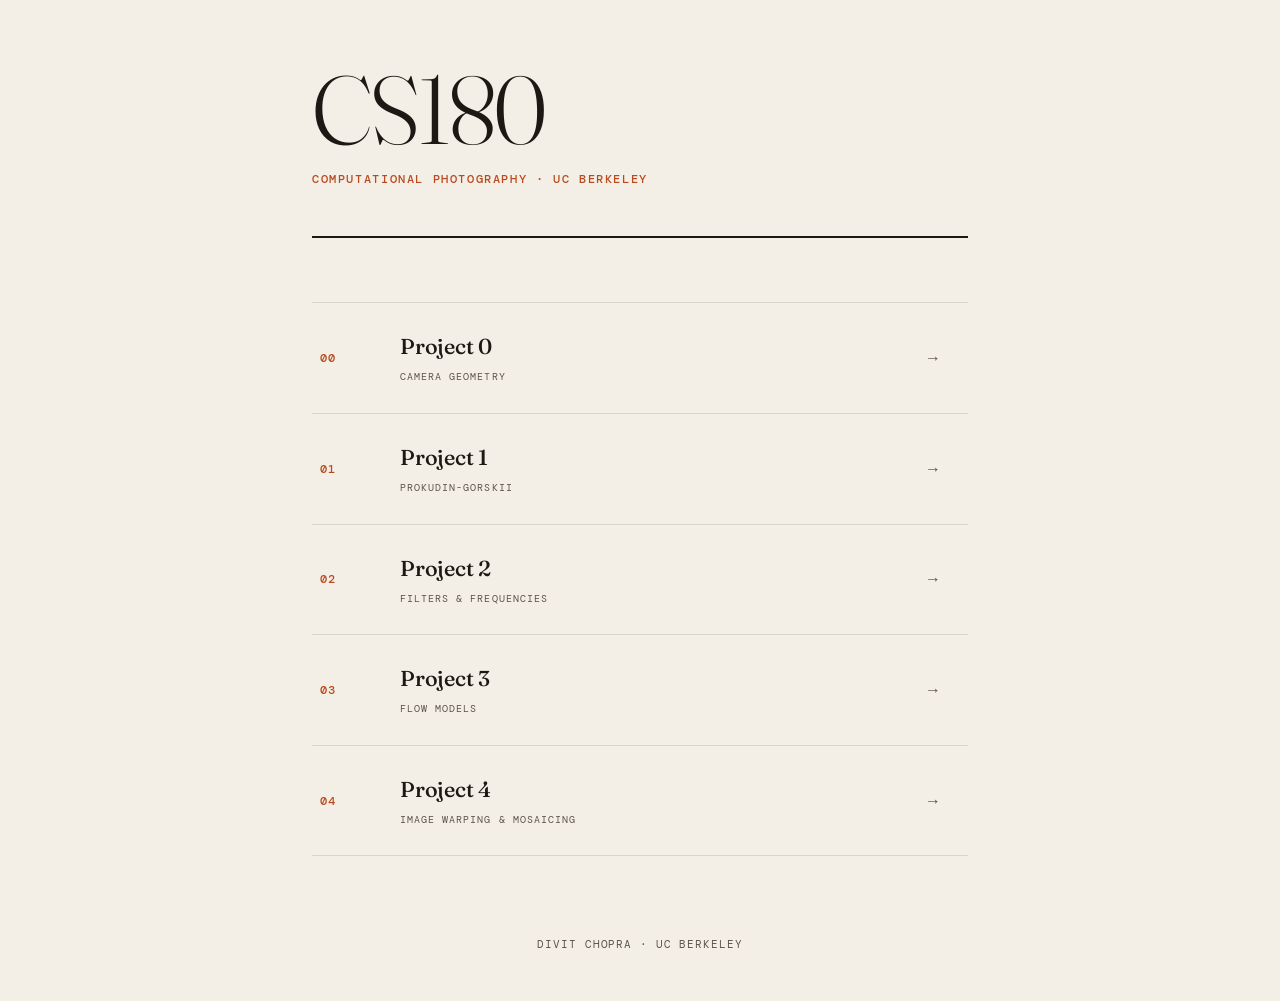
<file: index.html>
<!DOCTYPE html>
<html lang="en">
<head>
    <meta charset="UTF-8">
    <meta name="viewport" content="width=device-width, initial-scale=1.0">
    <title>Divit Chopra — CS180 Portfolio</title>
    <link rel="stylesheet" href="style.css">
</head>
<body>
    <main>
        <header class="home-hero">
            <h1>CS180</h1>
            <p class="subtitle">Computational Photography · UC Berkeley</p>
        </header>

        <nav>
            <ul>
                <li>
                    <a href="./0/index.html">
                        <span class="nav-num">00</span>
                        <span>
                            <span class="nav-title">Project 0</span>
                            <span class="nav-topic">Camera Geometry</span>
                        </span>
                        <span class="nav-arrow">→</span>
                    </a>
                </li>
                <li>
                    <a href="./1/index.html">
                        <span class="nav-num">01</span>
                        <span>
                            <span class="nav-title">Project 1</span>
                            <span class="nav-topic">Prokudin-Gorskii</span>
                        </span>
                        <span class="nav-arrow">→</span>
                    </a>
                </li>
                <li>
                    <a href="./2/index.html">
                        <span class="nav-num">02</span>
                        <span>
                            <span class="nav-title">Project 2</span>
                            <span class="nav-topic">Filters &amp; Frequencies</span>
                        </span>
                        <span class="nav-arrow">→</span>
                    </a>
                </li>
                <li>
                    <a href="./3/index.html">
                        <span class="nav-num">03</span>
                        <span>
                            <span class="nav-title">Project 3</span>
                            <span class="nav-topic">Flow Models</span>
                        </span>
                        <span class="nav-arrow">→</span>
                    </a>
                </li>
                <li>
                    <a href="./4/index.html">
                        <span class="nav-num">04</span>
                        <span>
                            <span class="nav-title">Project 4</span>
                            <span class="nav-topic">Image Warping &amp; Mosaicing</span>
                        </span>
                        <span class="nav-arrow">→</span>
                    </a>
                </li>
            </ul>
        </nav>
    </main>

    <footer>
        <p>Divit Chopra · UC Berkeley</p>
    </footer>
</body>
</html>
</file>
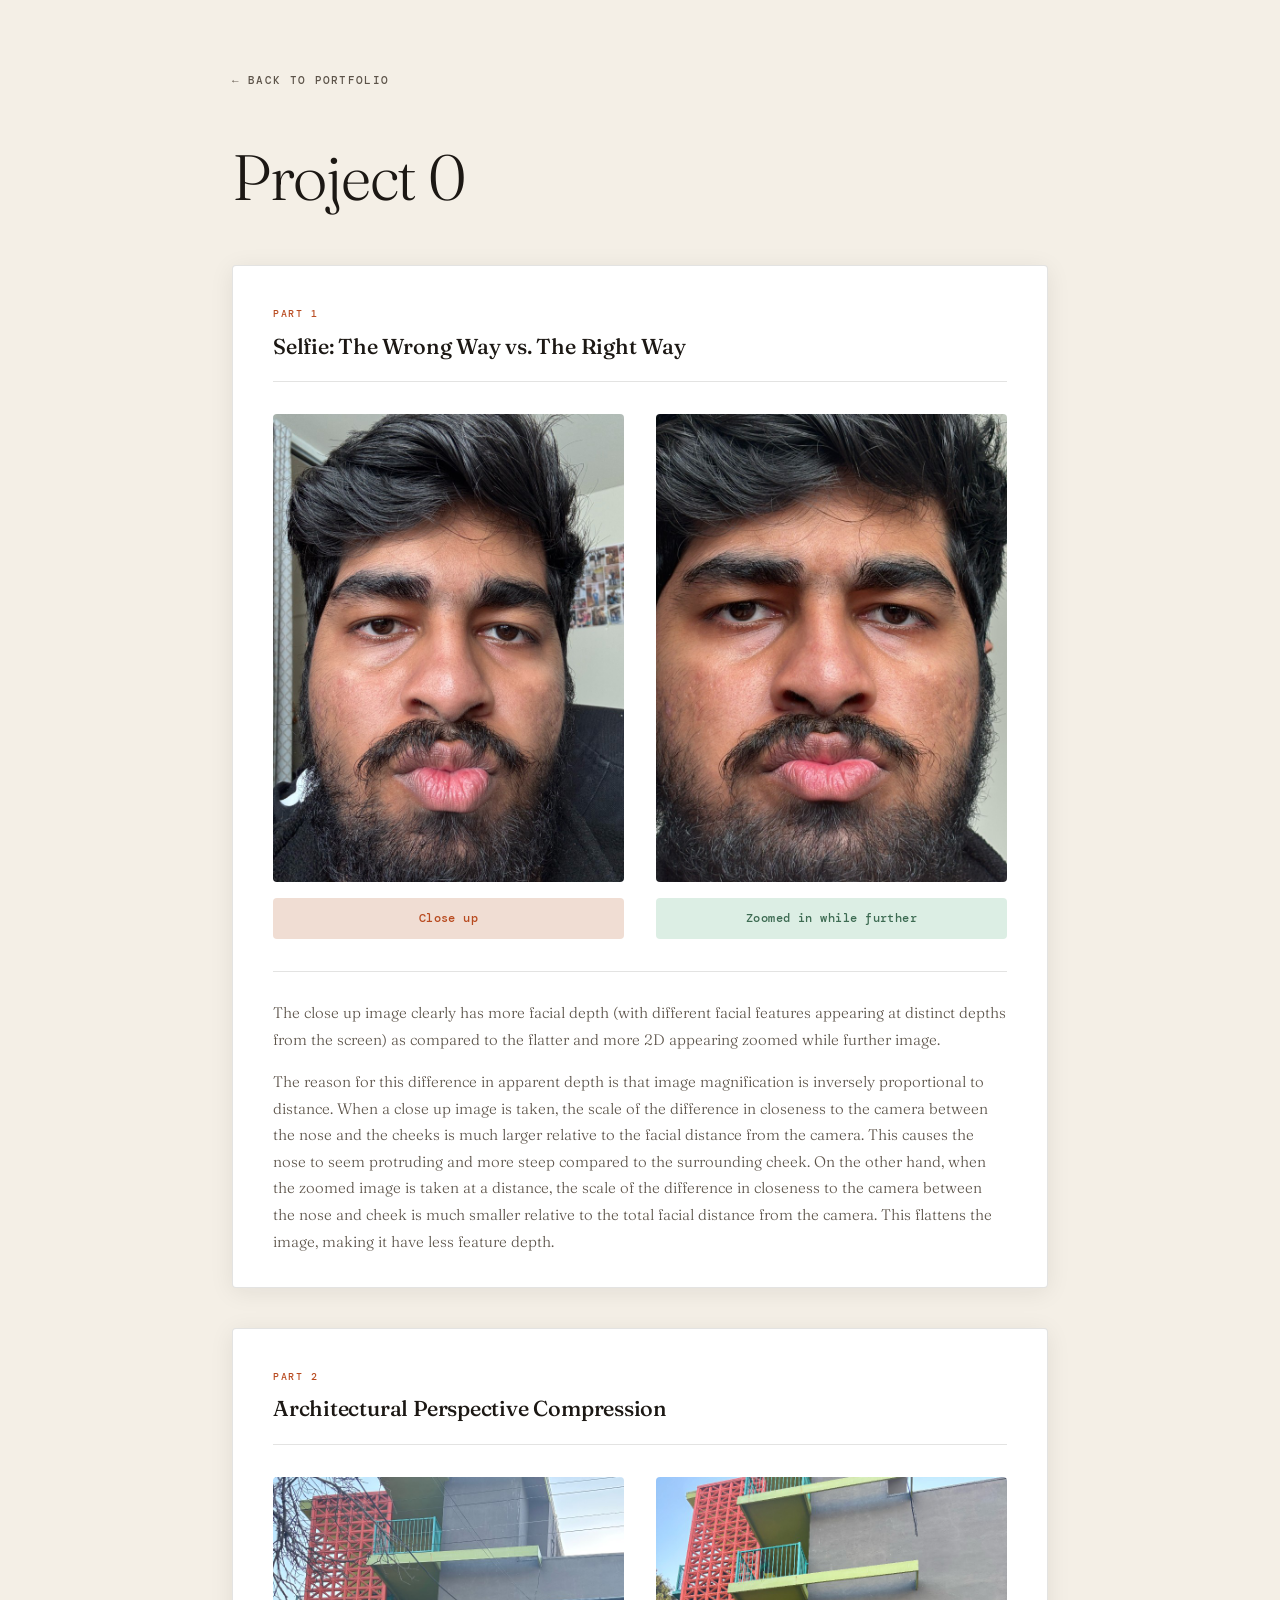
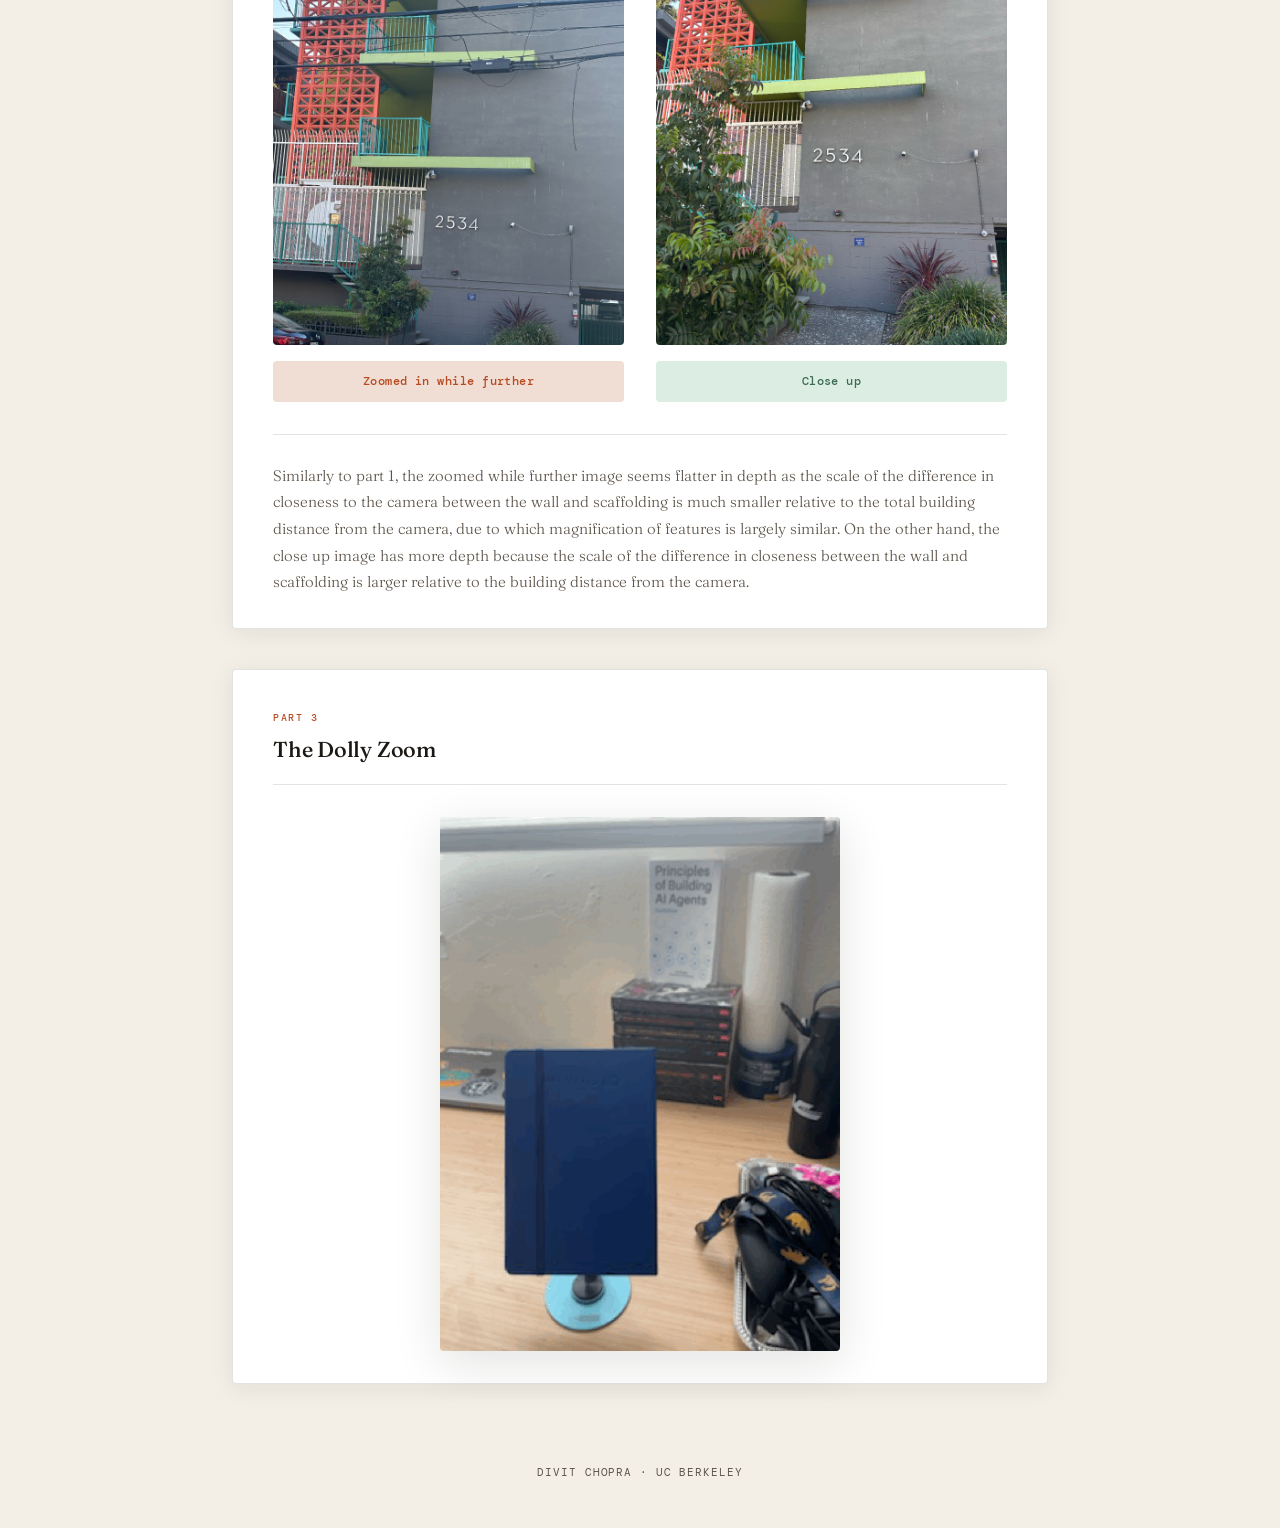
<file: 0/index.html>
<!DOCTYPE html>
<html lang="en">
<head>
    <meta charset="UTF-8">
    <meta name="viewport" content="width=device-width, initial-scale=1.0">
    <title>Project 0 — CS180 Portfolio</title>
    <link rel="stylesheet" href="../style.css">
</head>
<body>
    <main class="project-page">
        <a class="back-link" href="../index.html">← Back to portfolio</a>

        <header class="project-header">
            <h1>Project 0</h1>
        </header>

        <section class="part">
            <div class="part-heading">
                <span class="part-meta">Part 1</span>
                <h2>Selfie: The Wrong Way vs. The Right Way</h2>
            </div>
            <div class="comparison">
                <div class="photo-card">
                    <div class="photo-frame">
                        <img src="./media/3016.png" alt="Close up selfie">
                    </div>
                    <p class="photo-caption caption-before">Close up</p>
                </div>
                <div class="photo-card">
                    <div class="photo-frame">
                        <img src="./media/3026.png" alt="Zoomed in while further">
                    </div>
                    <p class="photo-caption caption-after">Zoomed in while further</p>
                </div>
            </div>
            <div class="part-explanation">
                <p>The close up image clearly has more facial depth (with different facial features appearing at distinct depths from the screen) as compared to the flatter and more 2D appearing zoomed while further image.</p>
                <p>The reason for this difference in apparent depth is that image magnification is inversely proportional to distance. When a close up image is taken, the scale of the difference in closeness to the camera between the nose and the cheeks is much larger relative to the facial distance from the camera. This causes the nose to seem protruding and more steep compared to the surrounding cheek. On the other hand, when the zoomed image is taken at a distance, the scale of the difference in closeness to the camera between the nose and cheek is much smaller relative to the total facial distance from the camera. This flattens the image, making it have less feature depth.</p>
            </div>
        </section>

        <section class="part">
            <div class="part-heading">
                <span class="part-meta">Part 2</span>
                <h2>Architectural Perspective Compression</h2>
            </div>
            <div class="comparison">
                <div class="photo-card">
                    <div class="photo-frame">
                        <img src="./media/3014.png" alt="Zoomed in while further">
                    </div>
                    <p class="photo-caption caption-before">Zoomed in while further</p>
                </div>
                <div class="photo-card">
                    <div class="photo-frame">
                        <img src="./media/3015.png" alt="Close up">
                    </div>
                    <p class="photo-caption caption-after">Close up</p>
                </div>
            </div>
            <div class="part-explanation">
                <p>Similarly to part 1, the zoomed while further image seems flatter in depth as the scale of the difference in closeness to the camera between the wall and scaffolding is much smaller relative to the total building distance from the camera, due to which magnification of features is largely similar. On the other hand, the close up image has more depth because the scale of the difference in closeness between the wall and scaffolding is larger relative to the building distance from the camera.</p>
            </div>
        </section>

        <section class="part">
            <div class="part-heading">
                <span class="part-meta">Part 3</span>
                <h2>The Dolly Zoom</h2>
            </div>
            <div class="single-media">
                <div class="photo-frame">
                    <img src="./media/dolly-zoom.gif" alt="Dolly zoom demonstration">
                </div>
            </div>
        </section>
    </main>

    <footer>
        <p>Divit Chopra · UC Berkeley</p>
    </footer>
</body>
</html>
</file>
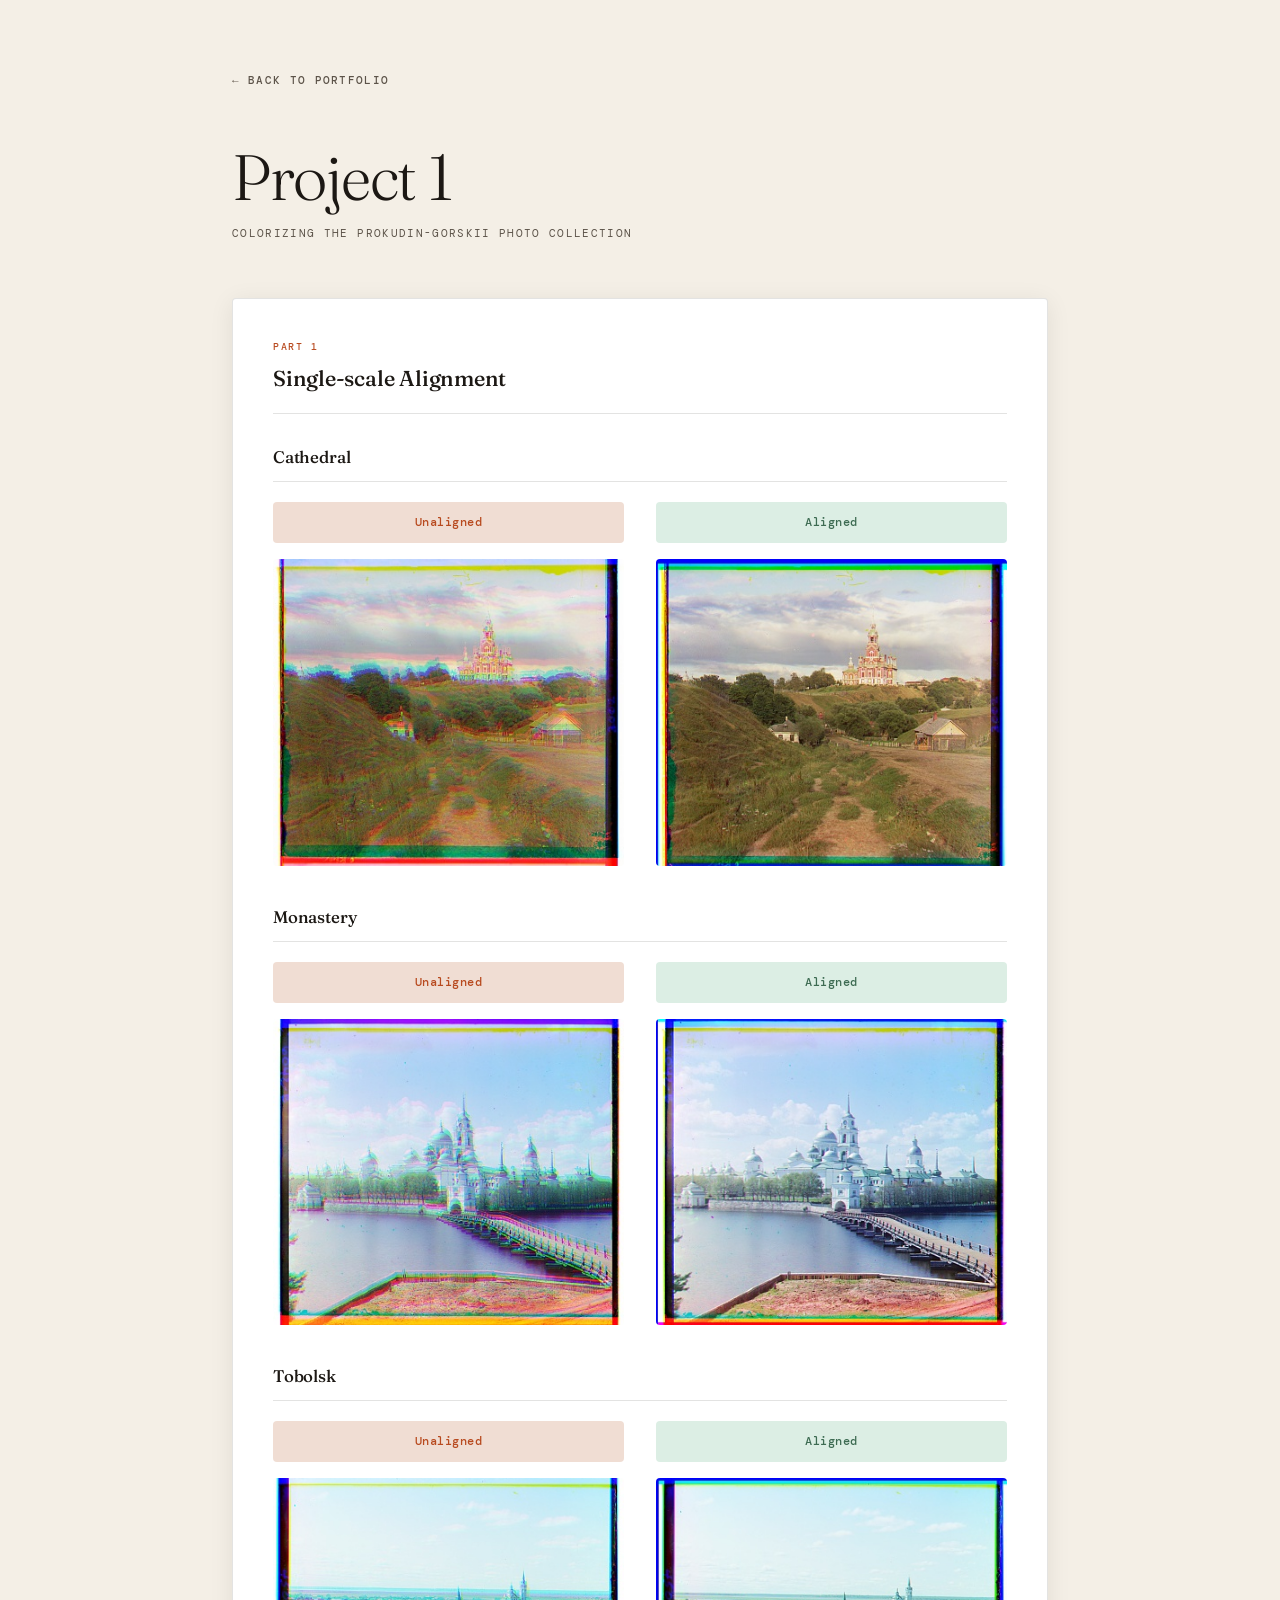
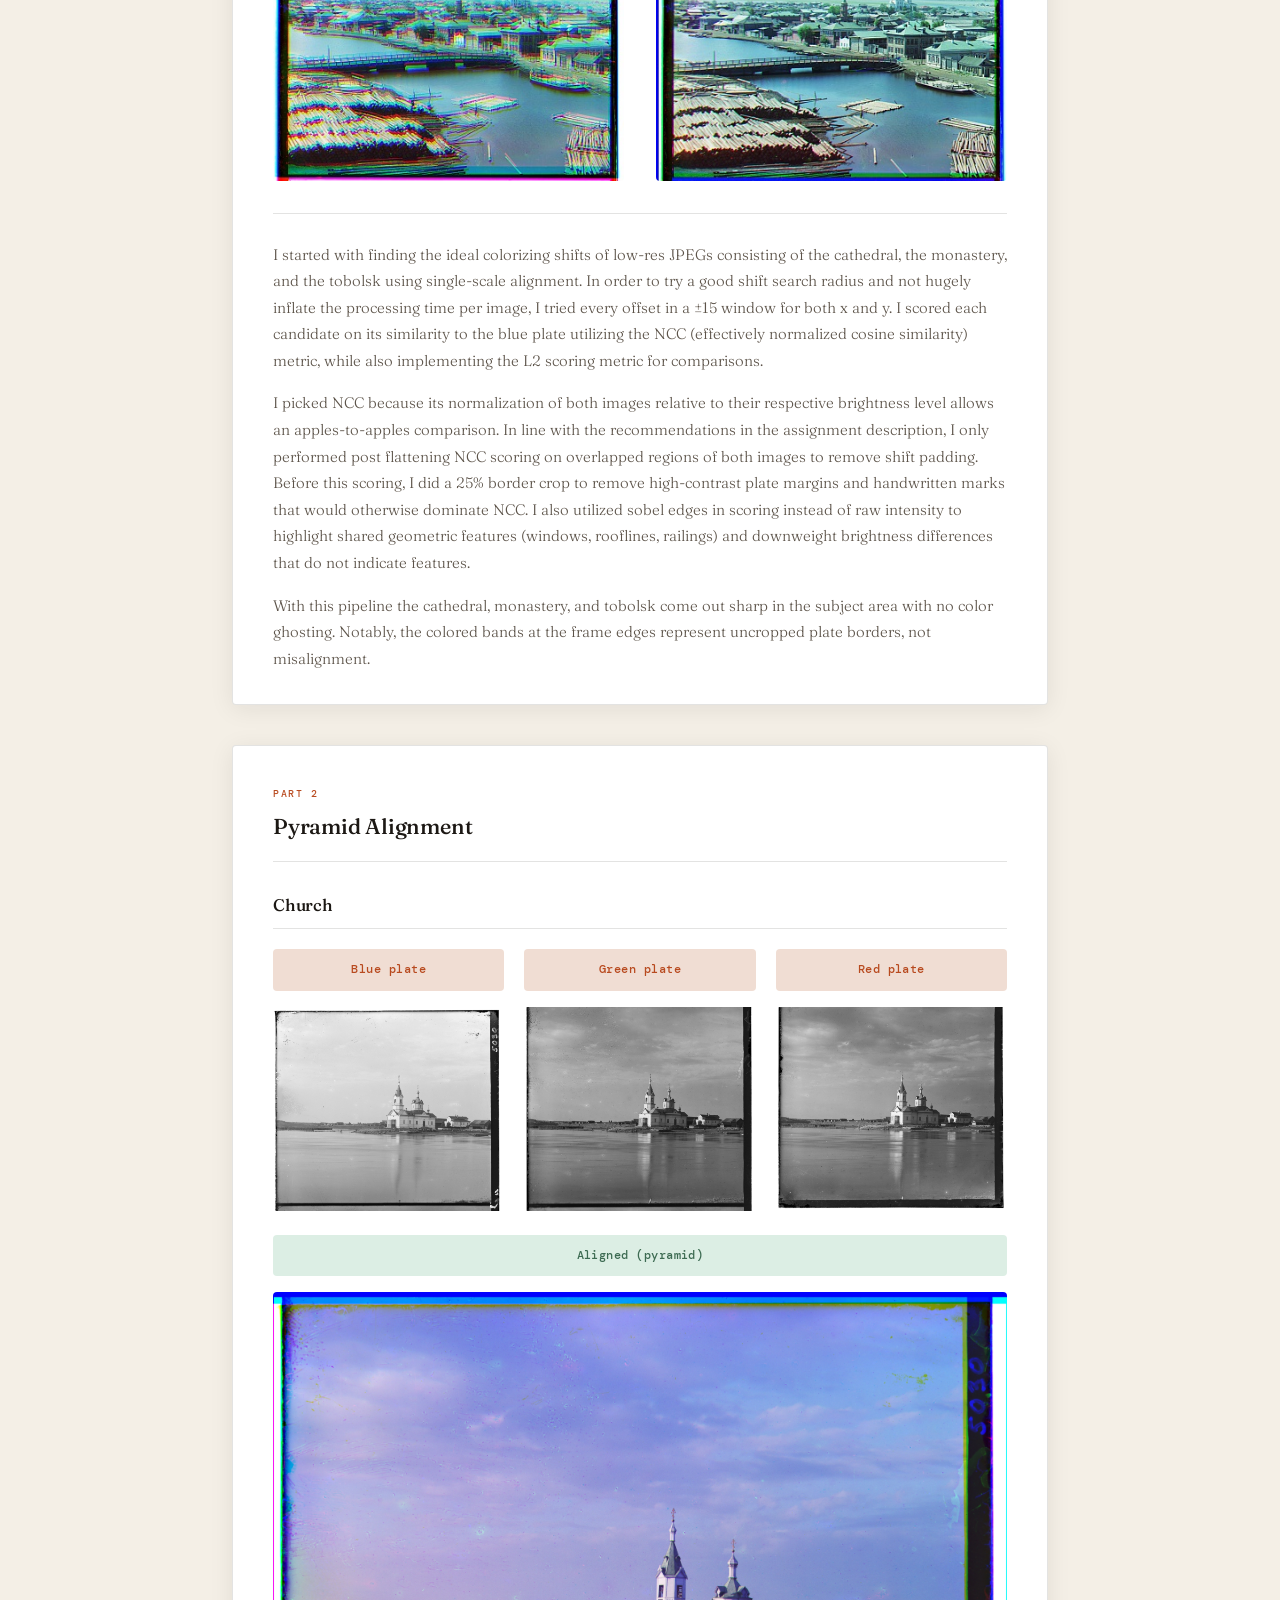
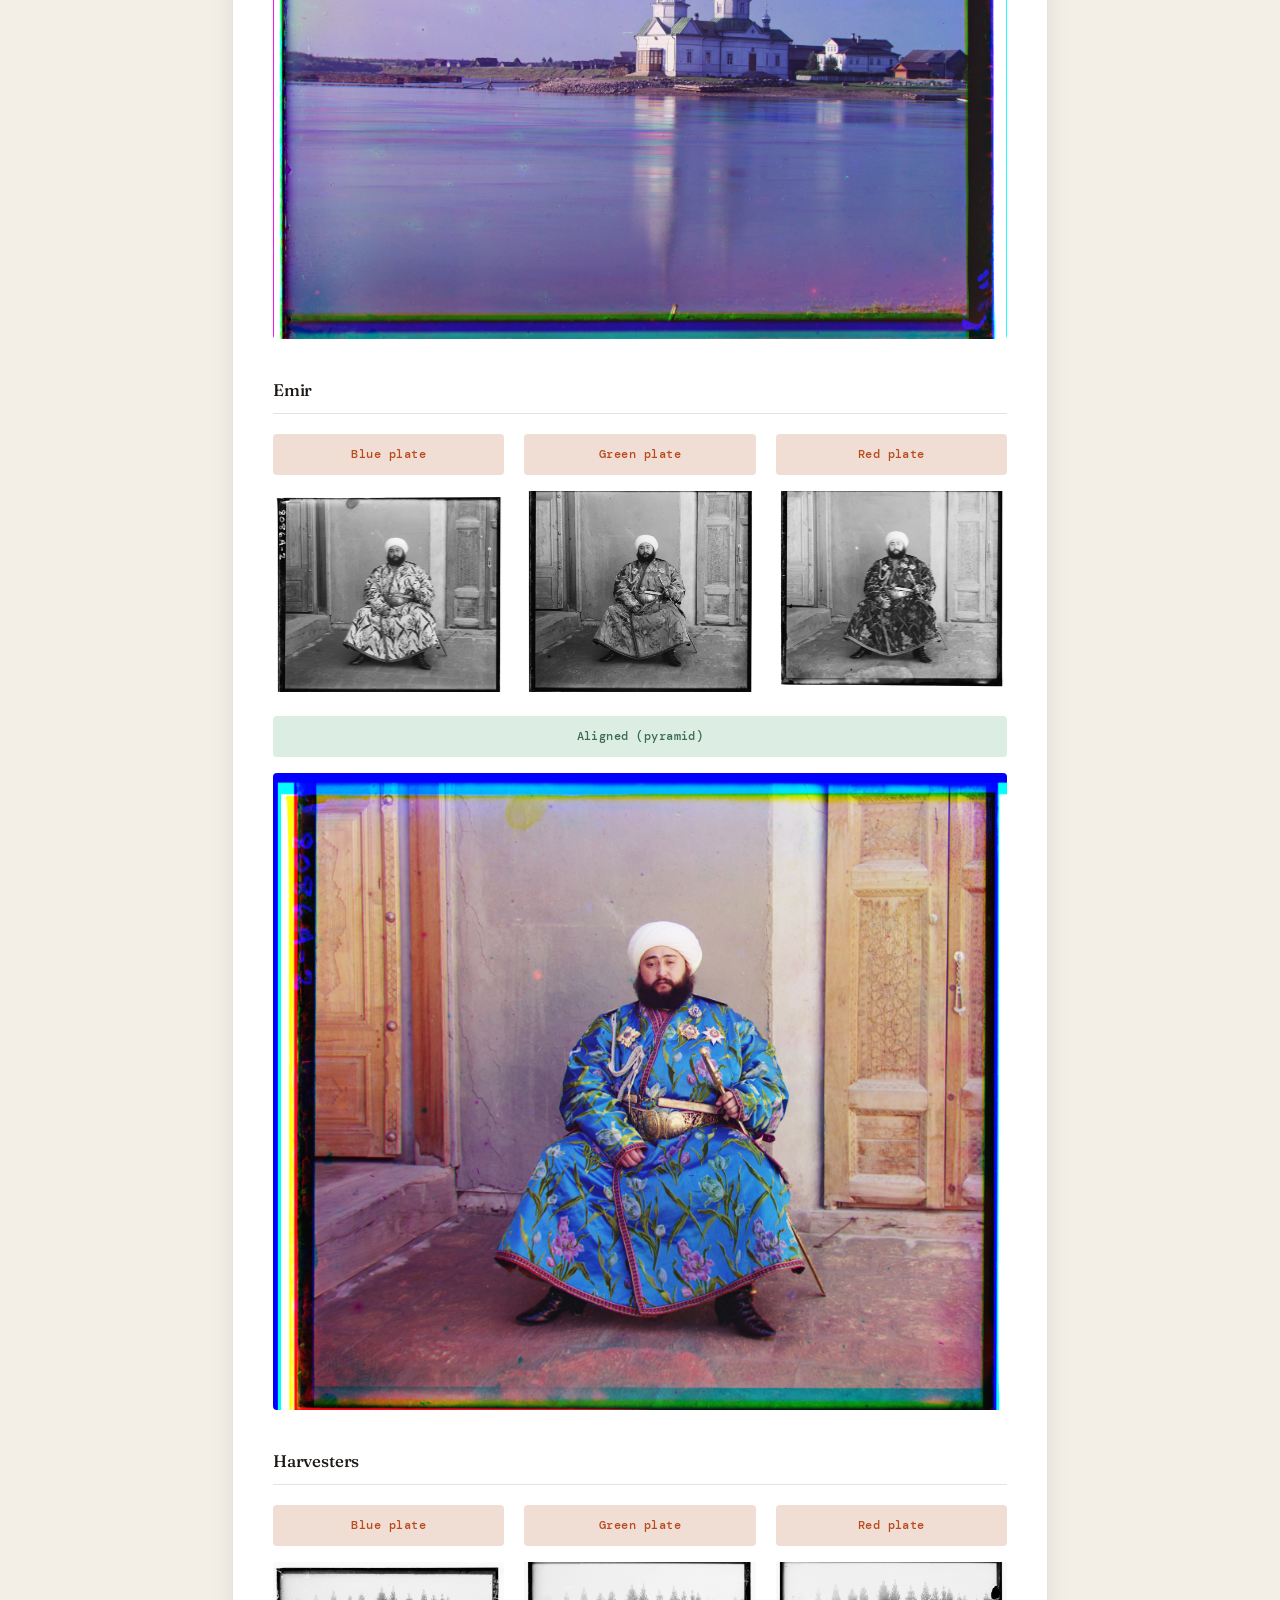
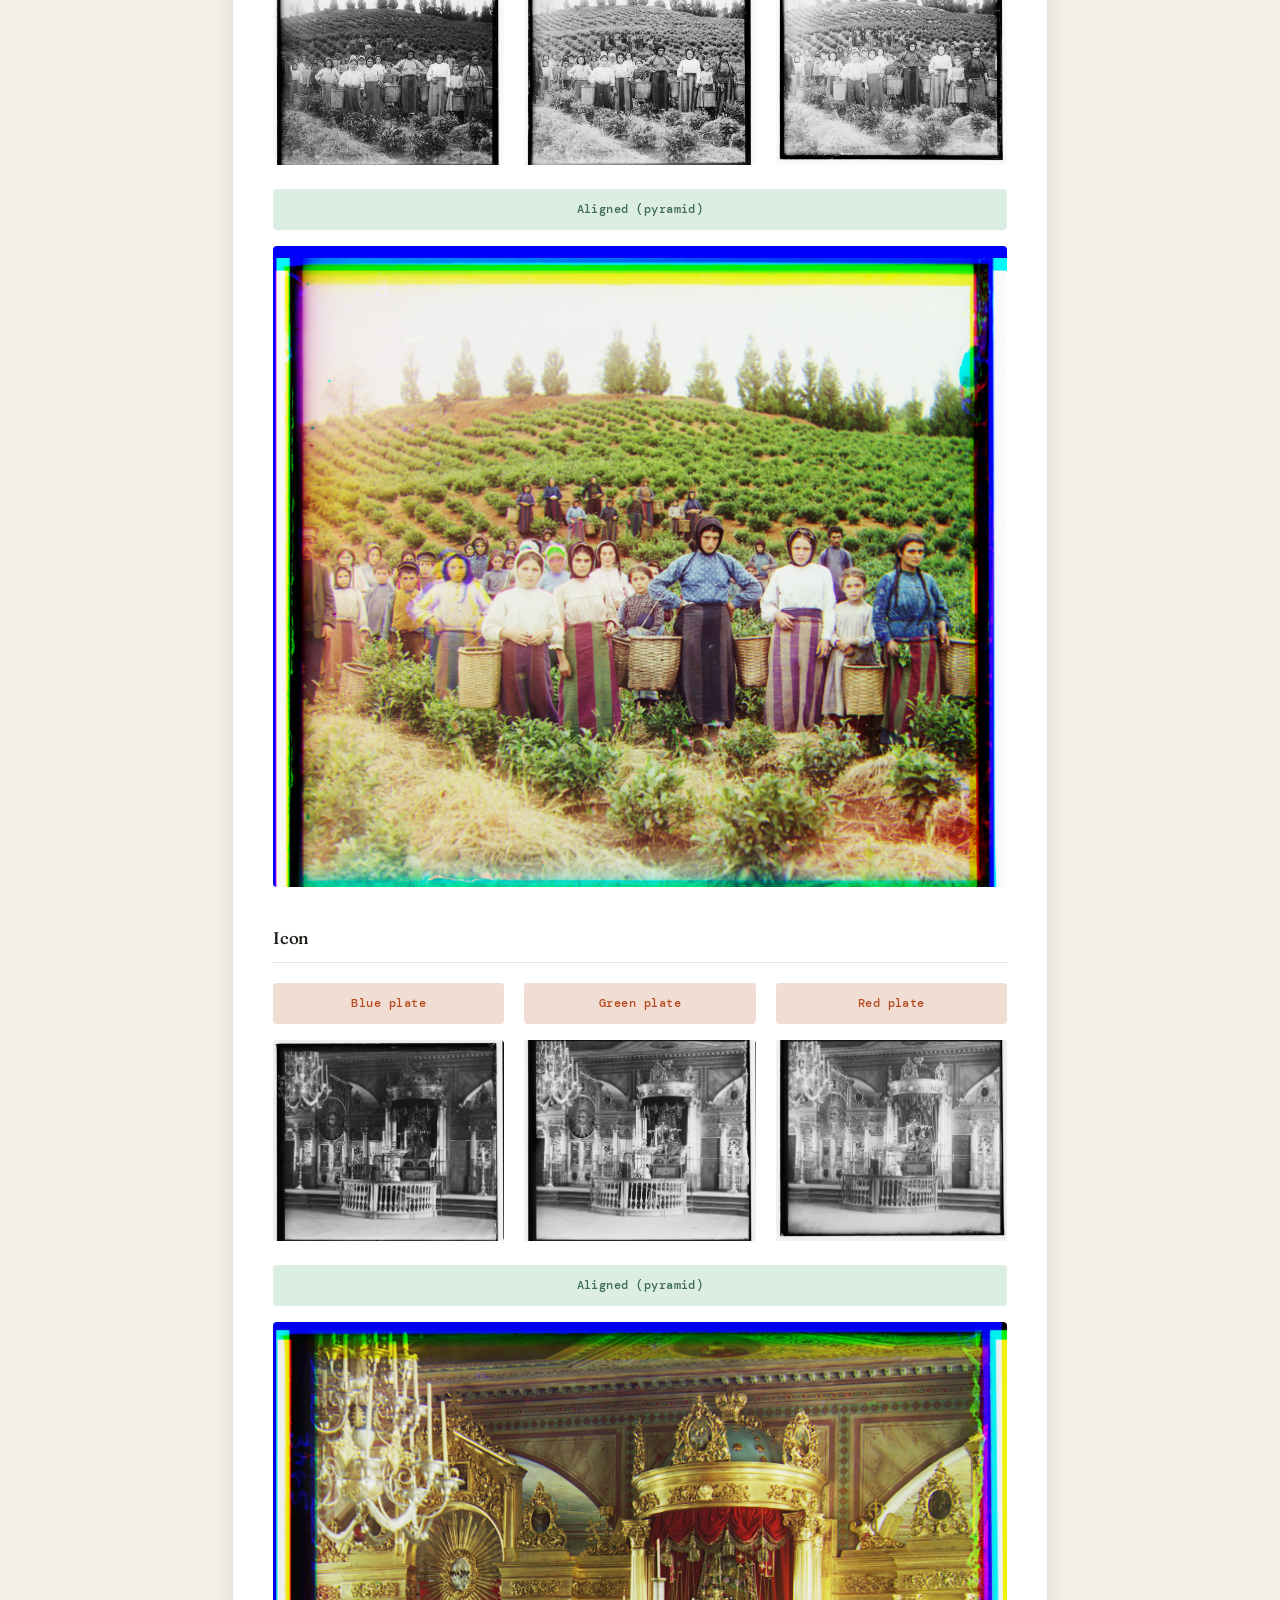
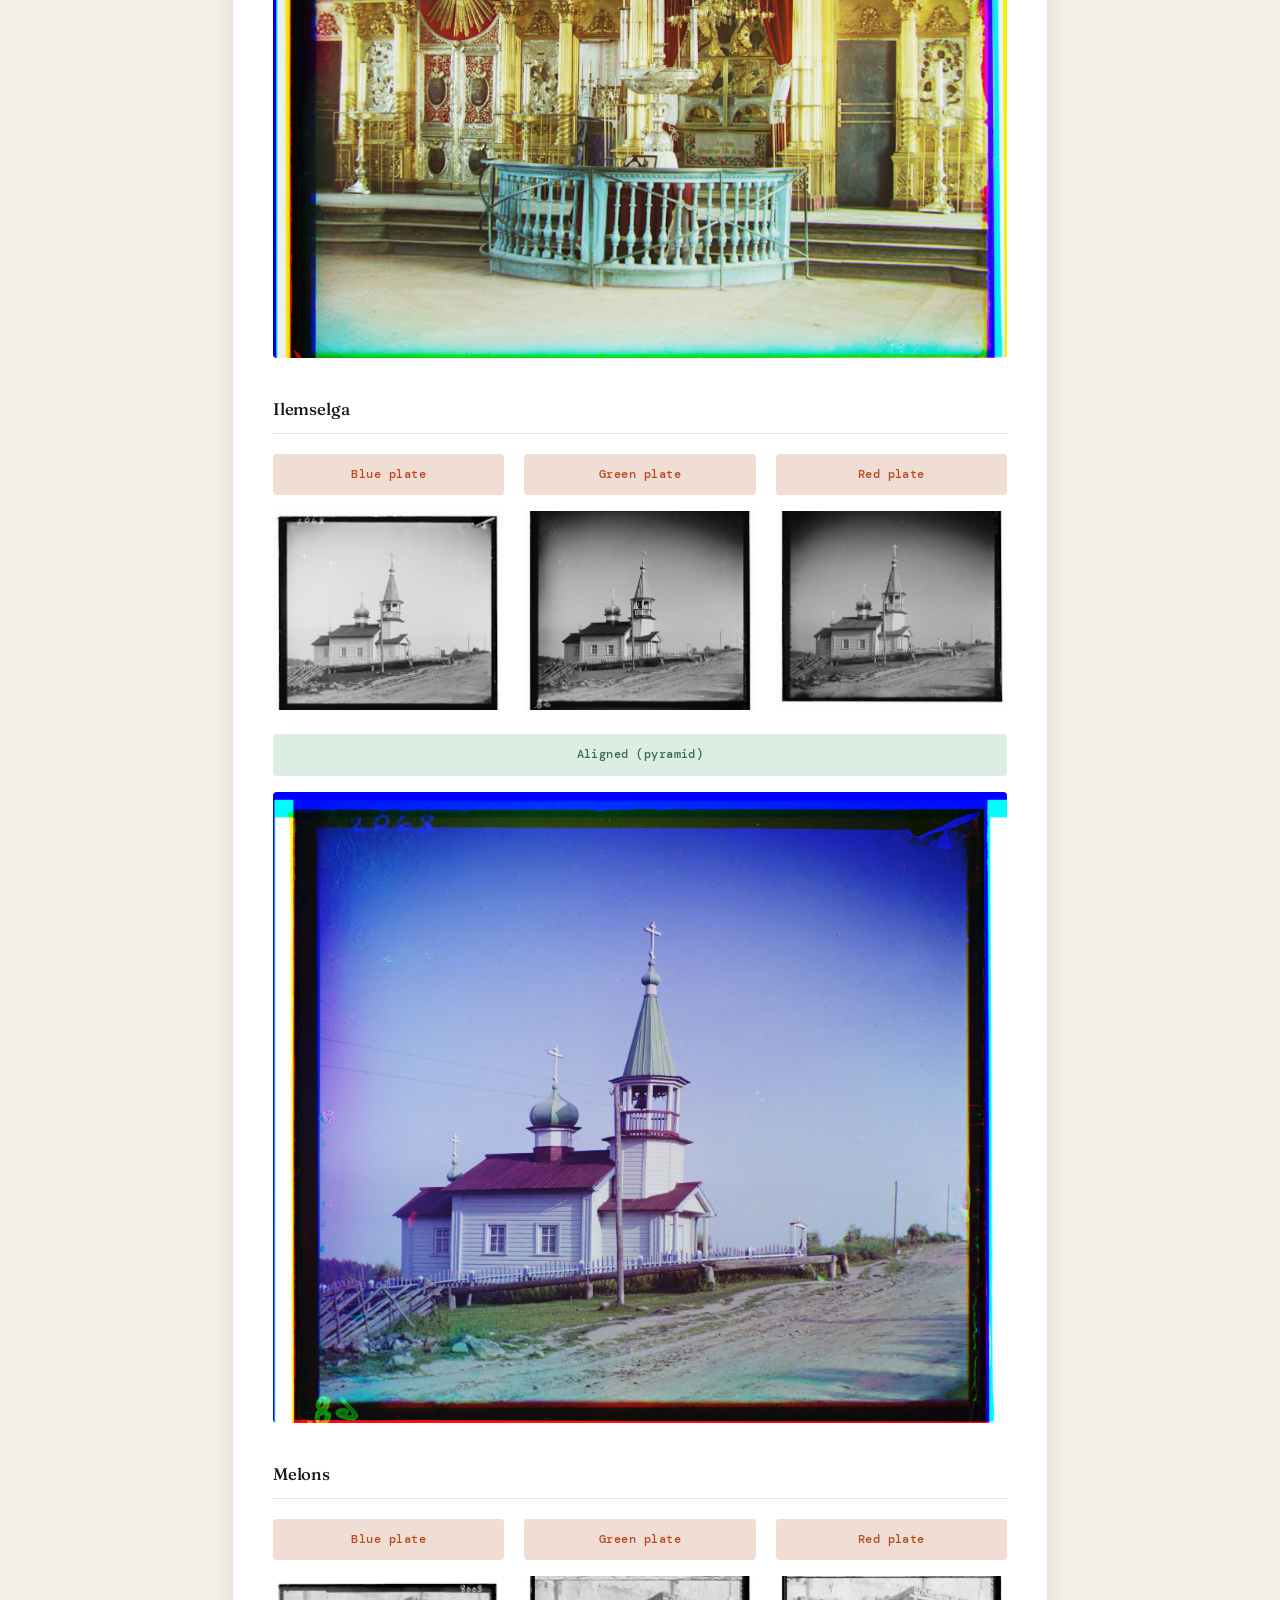
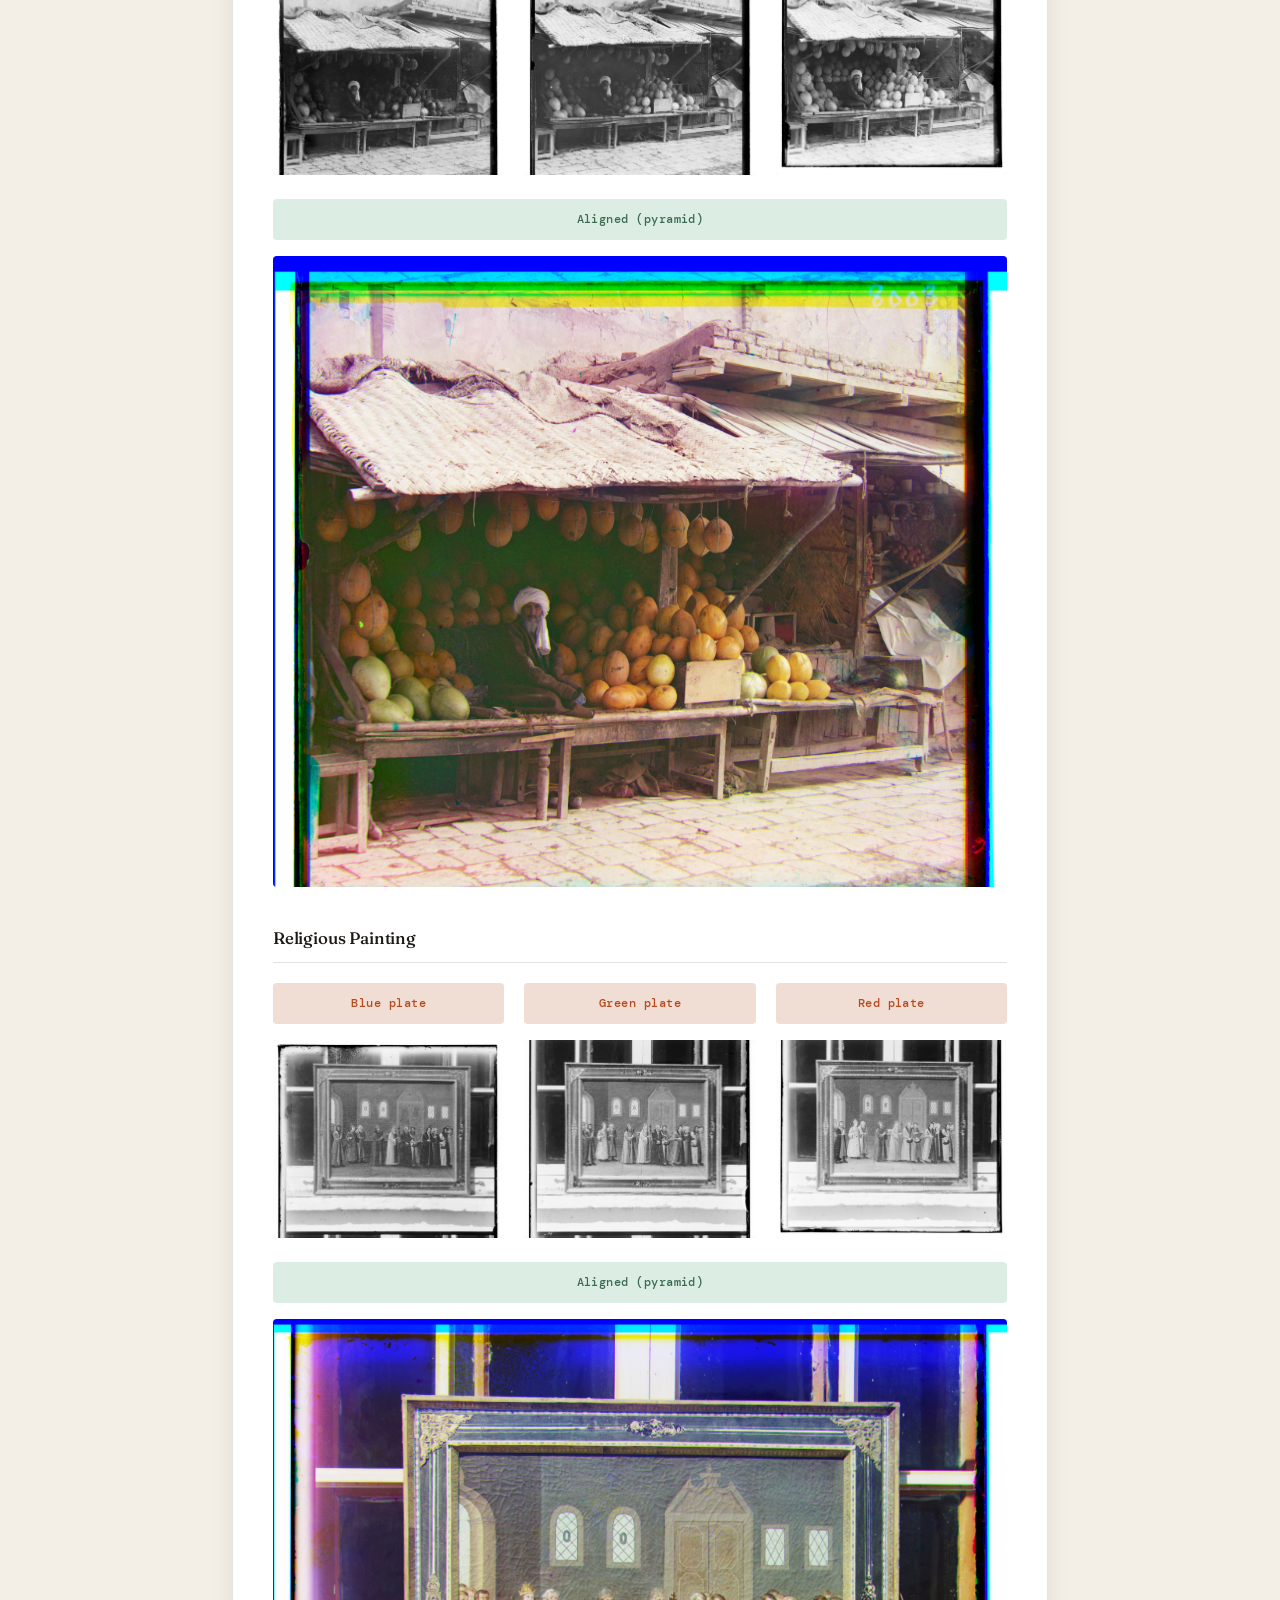
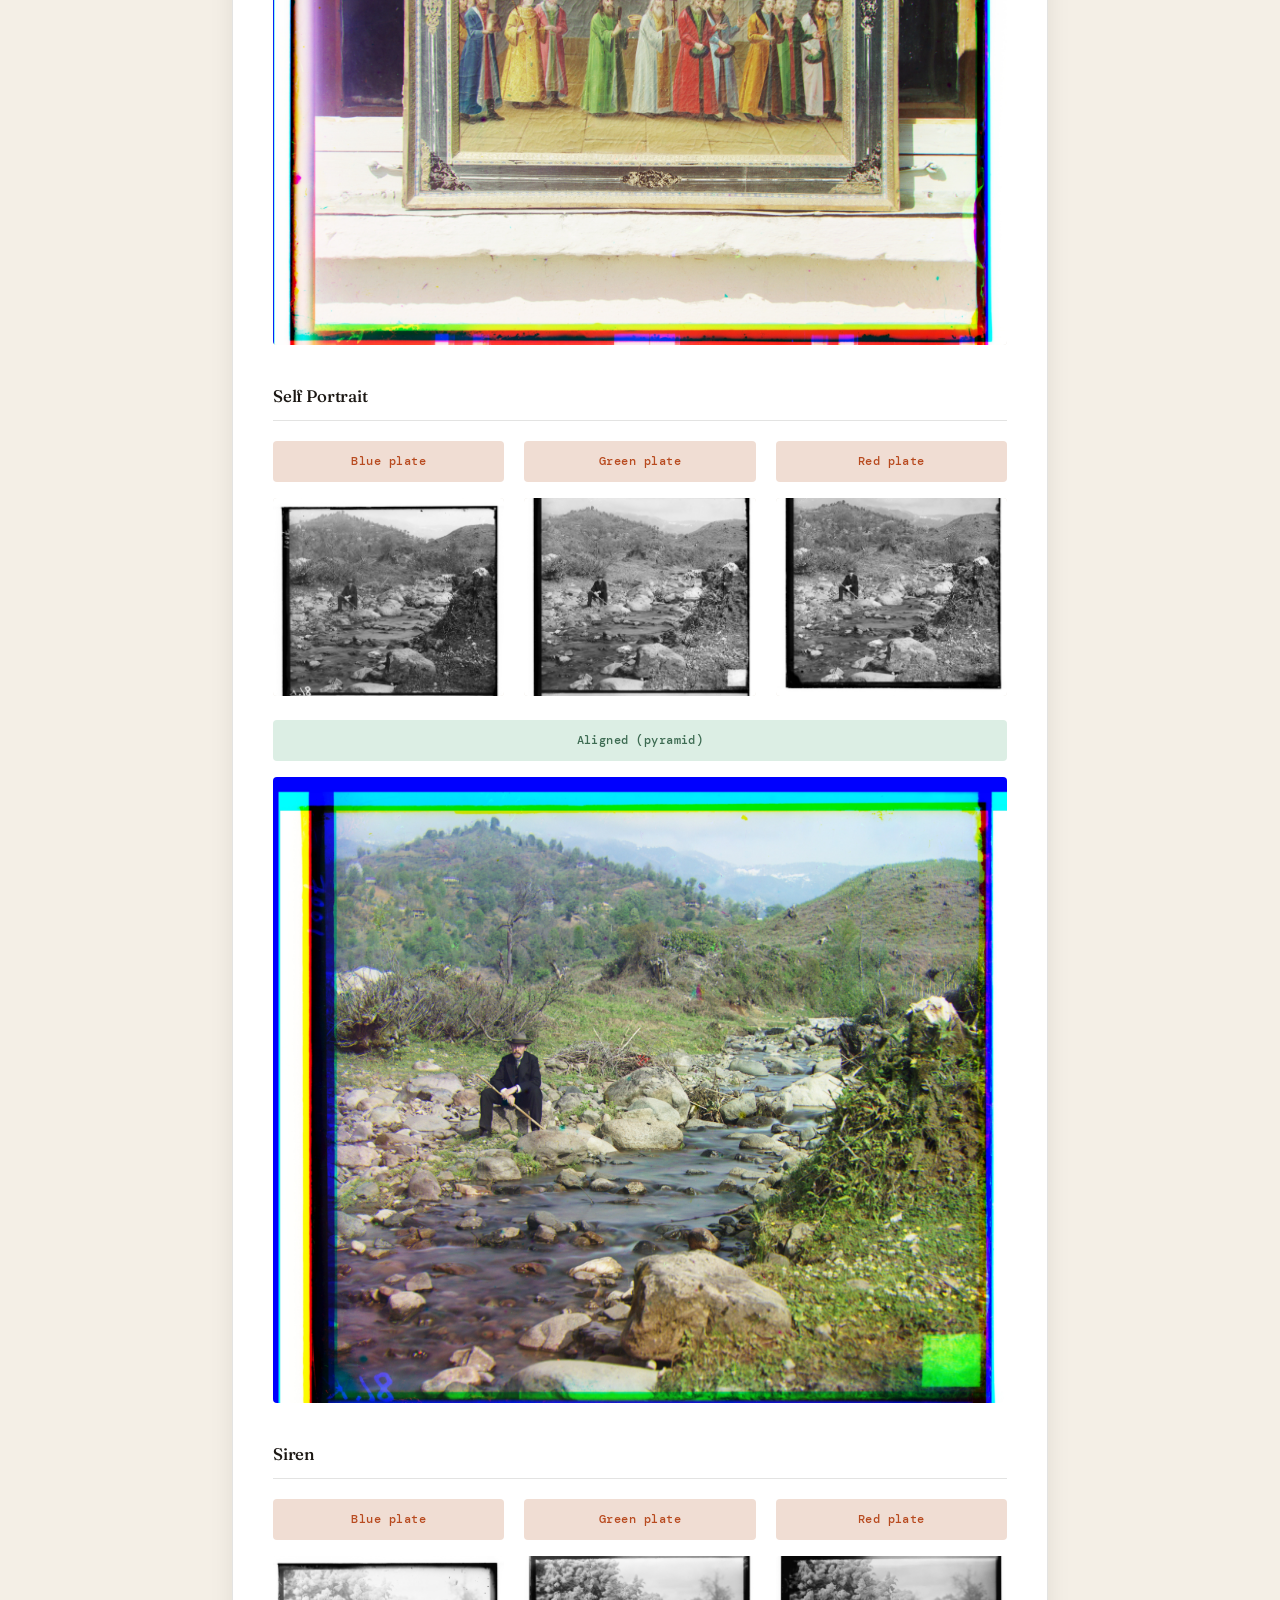
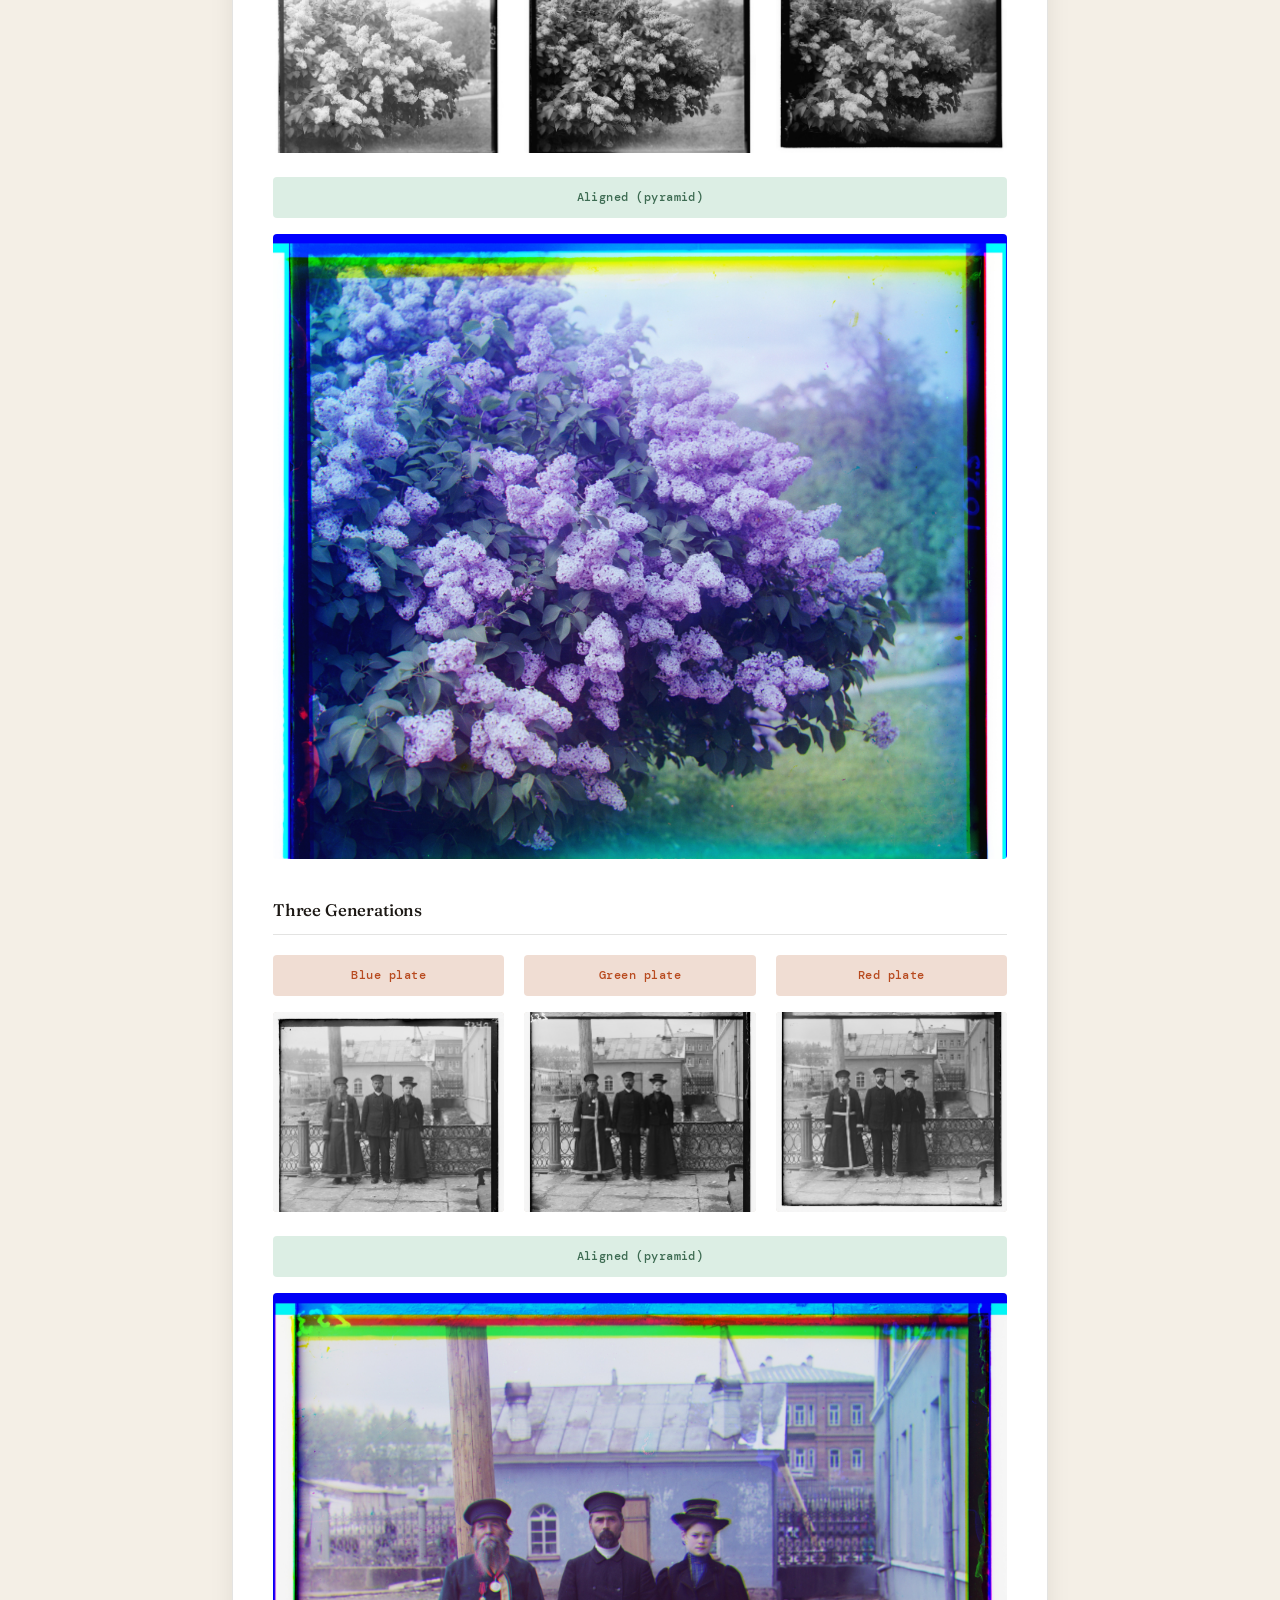
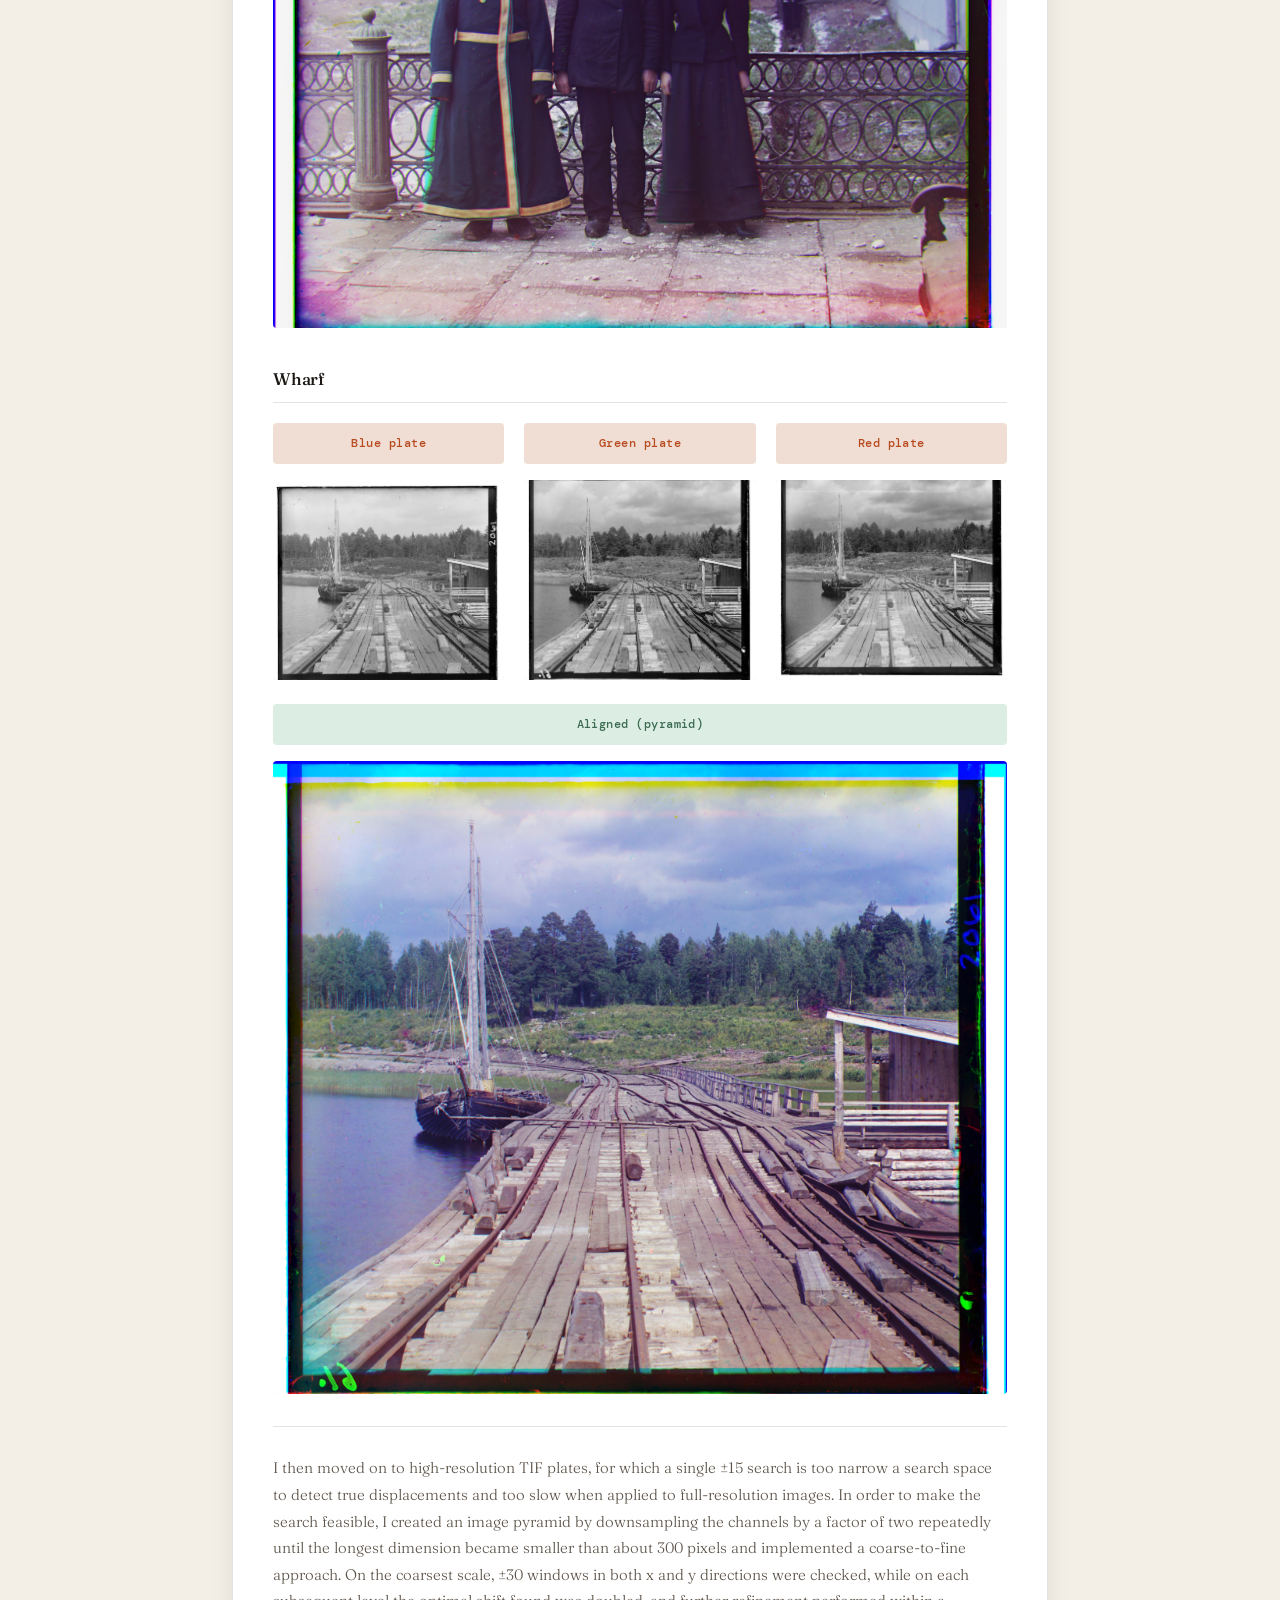
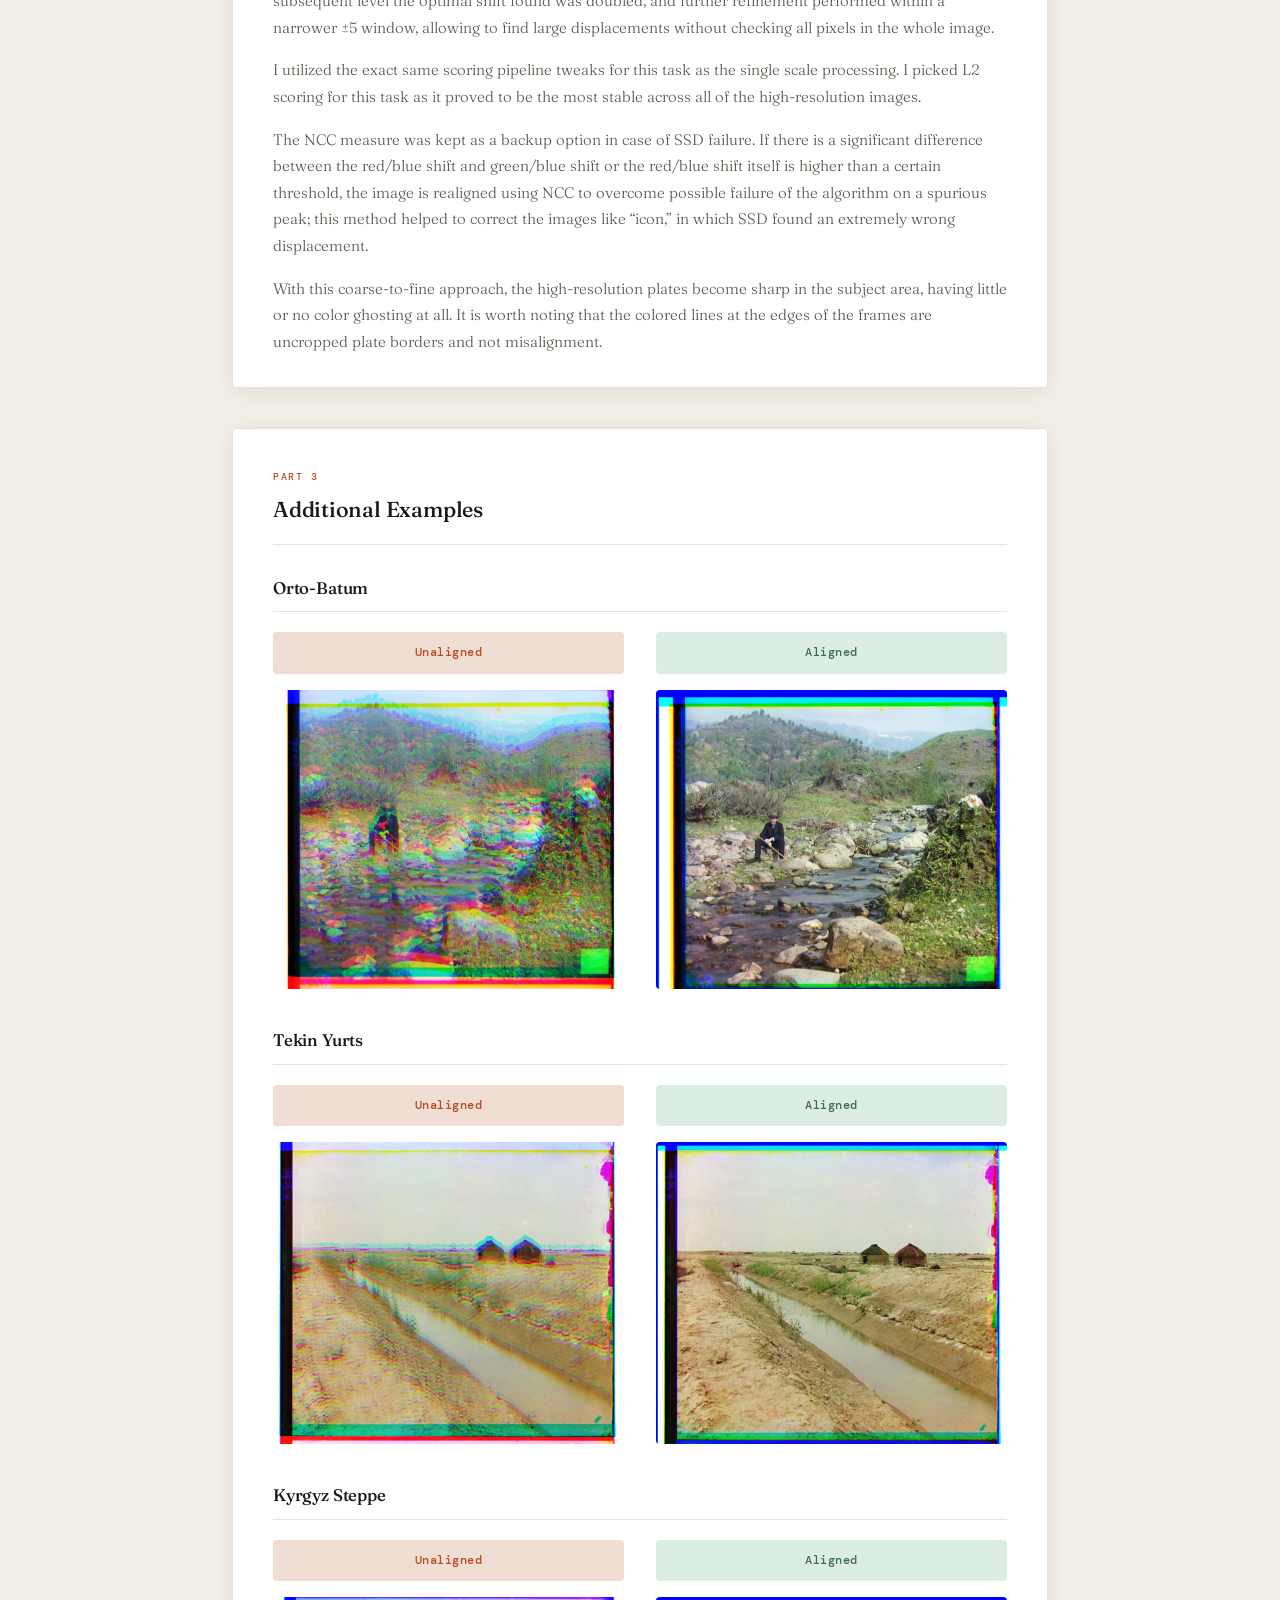
<file: 1/index.html>
<!DOCTYPE html>
<html lang="en">
<head>
    <meta charset="UTF-8">
    <meta name="viewport" content="width=device-width, initial-scale=1.0">
    <title>Project 1 — CS180 Portfolio</title>
    <link rel="stylesheet" href="../style.css">
</head>
<body>
    <main class="project-page">
        <a class="back-link" href="../index.html">← Back to portfolio</a>

        <header class="project-header">
            <h1>Project 1</h1>
            <p class="subtitle">Colorizing the Prokudin-Gorskii Photo Collection</p>
        </header>

        <section class="part">
            <div class="part-heading">
                <span class="part-meta">Part 1</span>
                <h2>Single-scale Alignment</h2>
            </div>

            <div class="pyramid-example">
                <div class="example-heading">
                    <h3>Cathedral</h3>
                </div>
                <div class="comparison">
                    <div class="photo-card">
                        <p class="photo-caption caption-before">Unaligned</p>
                        <div class="photo-frame">
                            <img src="./media/cathedral_unaligned.jpg" alt="Cathedral unaligned">
                        </div>
                    </div>
                    <div class="photo-card">
                        <p class="photo-caption caption-after">Aligned</p>
                        <div class="photo-frame">
                            <img src="./image_outputs_single/cathedral_colorized.jpg" alt="Cathedral aligned single-scale">
                        </div>
                    </div>
                </div>
            </div>

            <div class="pyramid-example">
                <div class="example-heading">
                    <h3>Monastery</h3>
                </div>
                <div class="comparison">
                    <div class="photo-card">
                        <p class="photo-caption caption-before">Unaligned</p>
                        <div class="photo-frame">
                            <img src="./media/monastery_unaligned.jpg" alt="Monastery unaligned">
                        </div>
                    </div>
                    <div class="photo-card">
                        <p class="photo-caption caption-after">Aligned</p>
                        <div class="photo-frame">
                            <img src="./image_outputs_single/monastery_colorized.jpg" alt="Monastery aligned single-scale">
                        </div>
                    </div>
                </div>
            </div>

            <div class="pyramid-example">
                <div class="example-heading">
                    <h3>Tobolsk</h3>
                </div>
                <div class="comparison">
                    <div class="photo-card">
                        <p class="photo-caption caption-before">Unaligned</p>
                        <div class="photo-frame">
                            <img src="./media/tobolsk_unaligned.jpg" alt="Tobolsk unaligned">
                        </div>
                    </div>
                    <div class="photo-card">
                        <p class="photo-caption caption-after">Aligned</p>
                        <div class="photo-frame">
                            <img src="./image_outputs_single/tobolsk_colorized.jpg" alt="Tobolsk aligned single-scale">
                        </div>
                    </div>
                </div>
            </div>


            <div class="part-explanation">
                <p>I started with finding the ideal colorizing shifts of low-res JPEGs consisting of the cathedral, the monastery, and the tobolsk using single-scale alignment. In order to try a good shift search radius and not hugely inflate the processing time per image, I tried every offset in a ±15 window for both x and y. I scored each candidate on its similarity to the blue plate utilizing the NCC (effectively normalized cosine similarity) metric, while also implementing the L2 scoring metric for comparisons.</p>
                <p>I picked NCC because its normalization of both images relative to their respective brightness level allows an apples-to-apples comparison. In line with the recommendations in the assignment description, I only performed post flattening NCC scoring on overlapped regions of both images to remove shift padding. Before this scoring, I did a 25% border crop to remove high-contrast plate margins and handwritten marks that would otherwise dominate NCC. I also utilized sobel edges in scoring instead of raw intensity to highlight shared geometric features (windows, rooflines, railings) and downweight brightness differences that do not indicate features.</p>
                <p>With this pipeline the cathedral, monastery, and tobolsk come out sharp in the subject area with no color ghosting. Notably, the colored bands at the frame edges represent uncropped plate borders, not misalignment.</p>
            </div>
        </section>

        <section class="part">
            <div class="part-heading">
                <span class="part-meta">Part 2</span>
                <h2>Pyramid Alignment</h2>
            </div>

            <div class="pyramid-example">
                <div class="example-heading">
                <h3>Church</h3>
                </div>
                <div class="plate-row">
                    <div class="photo-card">
                        <p class="photo-caption caption-before">Blue plate</p>
                    <div class="photo-frame">
                            <img src="./media/church_blue.jpg" alt="Church blue plate">
                        </div>
                
                    </div>
                    <div class="photo-card">
                        <p class="photo-caption caption-before">Green plate</p>
                    <div class="photo-frame">
                            <img src="./media/church_green.jpg" alt="Church green plate">
                        </div>
                
                    </div>
                    <div class="photo-card">
                        <p class="photo-caption caption-before">Red plate</p>
                    <div class="photo-frame">
                            <img src="./media/church_red.jpg" alt="Church red plate">
                        </div>
                
                    </div>
                </div>
                <div class="pyramid-result">
                    <div class="photo-card">
                        <p class="photo-caption caption-after">Aligned (pyramid)</p>
                    <div class="photo-frame">
                            <img src="./media/church_pyramid.jpg" alt="Church pyramid aligned">
                        </div>
                
                    </div>
                </div>
            </div>

            <div class="pyramid-example">
                <div class="example-heading">
                <h3>Emir</h3>
                </div>
                <div class="plate-row">
                    <div class="photo-card">
                        <p class="photo-caption caption-before">Blue plate</p>
                    <div class="photo-frame">
                            <img src="./media/emir_blue.jpg" alt="Emir blue plate">
                        </div>
                
                    </div>
                    <div class="photo-card">
                        <p class="photo-caption caption-before">Green plate</p>
                    <div class="photo-frame">
                            <img src="./media/emir_green.jpg" alt="Emir green plate">
                        </div>
                
                    </div>
                    <div class="photo-card">
                        <p class="photo-caption caption-before">Red plate</p>
                    <div class="photo-frame">
                            <img src="./media/emir_red.jpg" alt="Emir red plate">
                        </div>
                
                    </div>
                </div>
                <div class="pyramid-result">
                    <div class="photo-card">
                        <p class="photo-caption caption-after">Aligned (pyramid)</p>
                    <div class="photo-frame">
                            <img src="./media/emir_pyramid.jpg" alt="Emir pyramid aligned">
                        </div>
                
                    </div>
                </div>
            </div>

            <div class="pyramid-example">
                <div class="example-heading">
                <h3>Harvesters</h3>
                </div>
                <div class="plate-row">
                    <div class="photo-card">
                        <p class="photo-caption caption-before">Blue plate</p>
                    <div class="photo-frame">
                            <img src="./media/harvesters_blue.jpg" alt="Harvesters blue plate">
                        </div>
                
                    </div>
                    <div class="photo-card">
                        <p class="photo-caption caption-before">Green plate</p>
                    <div class="photo-frame">
                            <img src="./media/harvesters_green.jpg" alt="Harvesters green plate">
                        </div>
                
                    </div>
                    <div class="photo-card">
                        <p class="photo-caption caption-before">Red plate</p>
                    <div class="photo-frame">
                            <img src="./media/harvesters_red.jpg" alt="Harvesters red plate">
                        </div>
                
                    </div>
                </div>
                <div class="pyramid-result">
                    <div class="photo-card">
                        <p class="photo-caption caption-after">Aligned (pyramid)</p>
                    <div class="photo-frame">
                            <img src="./media/harvesters_pyramid.jpg" alt="Harvesters pyramid aligned">
                        </div>
                
                    </div>
                </div>
            </div>

            <div class="pyramid-example">
                <div class="example-heading">
                <h3>Icon</h3>
                </div>
                <div class="plate-row">
                    <div class="photo-card">
                        <p class="photo-caption caption-before">Blue plate</p>
                    <div class="photo-frame">
                            <img src="./media/icon_blue.jpg" alt="Icon blue plate">
                        </div>
                
                    </div>
                    <div class="photo-card">
                        <p class="photo-caption caption-before">Green plate</p>
                    <div class="photo-frame">
                            <img src="./media/icon_green.jpg" alt="Icon green plate">
                        </div>
                
                    </div>
                    <div class="photo-card">
                        <p class="photo-caption caption-before">Red plate</p>
                    <div class="photo-frame">
                            <img src="./media/icon_red.jpg" alt="Icon red plate">
                        </div>
                
                    </div>
                </div>
                <div class="pyramid-result">
                    <div class="photo-card">
                        <p class="photo-caption caption-after">Aligned (pyramid)</p>
                    <div class="photo-frame">
                            <img src="./media/icon_pyramid.jpg" alt="Icon pyramid aligned">
                        </div>
                
                    </div>
                </div>
            </div>

            <div class="pyramid-example">
                <div class="example-heading">
                <h3>Ilemselga</h3>
                </div>
                <div class="plate-row">
                    <div class="photo-card">
                        <p class="photo-caption caption-before">Blue plate</p>
                    <div class="photo-frame">
                            <img src="./media/ilemselga_blue.jpg" alt="Ilemselga blue plate">
                        </div>
                
                    </div>
                    <div class="photo-card">
                        <p class="photo-caption caption-before">Green plate</p>
                    <div class="photo-frame">
                            <img src="./media/ilemselga_green.jpg" alt="Ilemselga green plate">
                        </div>
                
                    </div>
                    <div class="photo-card">
                        <p class="photo-caption caption-before">Red plate</p>
                    <div class="photo-frame">
                            <img src="./media/ilemselga_red.jpg" alt="Ilemselga red plate">
                        </div>
                
                    </div>
                </div>
                <div class="pyramid-result">
                    <div class="photo-card">
                        <p class="photo-caption caption-after">Aligned (pyramid)</p>
                    <div class="photo-frame">
                            <img src="./media/ilemselga_pyramid.jpg" alt="Ilemselga pyramid aligned">
                        </div>
                
                    </div>
                </div>
            </div>

            <div class="pyramid-example">
                <div class="example-heading">
                <h3>Melons</h3>
                </div>
                <div class="plate-row">
                    <div class="photo-card">
                        <p class="photo-caption caption-before">Blue plate</p>
                    <div class="photo-frame">
                            <img src="./media/melons_blue.jpg" alt="Melons blue plate">
                        </div>
                
                    </div>
                    <div class="photo-card">
                        <p class="photo-caption caption-before">Green plate</p>
                    <div class="photo-frame">
                            <img src="./media/melons_green.jpg" alt="Melons green plate">
                        </div>
                
                    </div>
                    <div class="photo-card">
                        <p class="photo-caption caption-before">Red plate</p>
                    <div class="photo-frame">
                            <img src="./media/melons_red.jpg" alt="Melons red plate">
                        </div>
                
                    </div>
                </div>
                <div class="pyramid-result">
                    <div class="photo-card">
                        <p class="photo-caption caption-after">Aligned (pyramid)</p>
                    <div class="photo-frame">
                            <img src="./media/melons_pyramid.jpg" alt="Melons pyramid aligned">
                        </div>
                
                    </div>
                </div>
            </div>

            <div class="pyramid-example">
                <div class="example-heading">
                <h3>Religious Painting</h3>
                </div>
                <div class="plate-row">
                    <div class="photo-card">
                        <p class="photo-caption caption-before">Blue plate</p>
                    <div class="photo-frame">
                            <img src="./media/religous_painting_blue.jpg" alt="Religious Painting blue plate">
                        </div>
                
                    </div>
                    <div class="photo-card">
                        <p class="photo-caption caption-before">Green plate</p>
                    <div class="photo-frame">
                            <img src="./media/religous_painting_green.jpg" alt="Religious Painting green plate">
                        </div>
                
                    </div>
                    <div class="photo-card">
                        <p class="photo-caption caption-before">Red plate</p>
                    <div class="photo-frame">
                            <img src="./media/religous_painting_red.jpg" alt="Religious Painting red plate">
                        </div>
                
                    </div>
                </div>
                <div class="pyramid-result">
                    <div class="photo-card">
                        <p class="photo-caption caption-after">Aligned (pyramid)</p>
                    <div class="photo-frame">
                            <img src="./media/religous_painting_pyramid.jpg" alt="Religious Painting pyramid aligned">
                        </div>
                
                    </div>
                </div>
            </div>

            <div class="pyramid-example">
                <div class="example-heading">
                <h3>Self Portrait</h3>
                </div>
                <div class="plate-row">
                    <div class="photo-card">
                        <p class="photo-caption caption-before">Blue plate</p>
                    <div class="photo-frame">
                            <img src="./media/self_portrait_blue.jpg" alt="Self Portrait blue plate">
                        </div>
                
                    </div>
                    <div class="photo-card">
                        <p class="photo-caption caption-before">Green plate</p>
                    <div class="photo-frame">
                            <img src="./media/self_portrait_green.jpg" alt="Self Portrait green plate">
                        </div>
                
                    </div>
                    <div class="photo-card">
                        <p class="photo-caption caption-before">Red plate</p>
                    <div class="photo-frame">
                            <img src="./media/self_portrait_red.jpg" alt="Self Portrait red plate">
                        </div>
                
                    </div>
                </div>
                <div class="pyramid-result">
                    <div class="photo-card">
                        <p class="photo-caption caption-after">Aligned (pyramid)</p>
                    <div class="photo-frame">
                            <img src="./media/self_portrait_pyramid.jpg" alt="Self Portrait pyramid aligned">
                        </div>
                
                    </div>
                </div>
            </div>

            <div class="pyramid-example">
                <div class="example-heading">
                <h3>Siren</h3>
                </div>
                <div class="plate-row">
                    <div class="photo-card">
                        <p class="photo-caption caption-before">Blue plate</p>
                    <div class="photo-frame">
                            <img src="./media/siren_blue.jpg" alt="Siren blue plate">
                        </div>
                
                    </div>
                    <div class="photo-card">
                        <p class="photo-caption caption-before">Green plate</p>
                    <div class="photo-frame">
                            <img src="./media/siren_green.jpg" alt="Siren green plate">
                        </div>
                
                    </div>
                    <div class="photo-card">
                        <p class="photo-caption caption-before">Red plate</p>
                    <div class="photo-frame">
                            <img src="./media/siren_red.jpg" alt="Siren red plate">
                        </div>
                
                    </div>
                </div>
                <div class="pyramid-result">
                    <div class="photo-card">
                        <p class="photo-caption caption-after">Aligned (pyramid)</p>
                    <div class="photo-frame">
                            <img src="./media/siren_pyramid.jpg" alt="Siren pyramid aligned">
                        </div>
                
                    </div>
                </div>
            </div>

            <div class="pyramid-example">
                <div class="example-heading">
                <h3>Three Generations</h3>
                </div>
                <div class="plate-row">
                    <div class="photo-card">
                        <p class="photo-caption caption-before">Blue plate</p>
                    <div class="photo-frame">
                            <img src="./media/three_generations_blue.jpg" alt="Three Generations blue plate">
                        </div>
                
                    </div>
                    <div class="photo-card">
                        <p class="photo-caption caption-before">Green plate</p>
                    <div class="photo-frame">
                            <img src="./media/three_generations_green.jpg" alt="Three Generations green plate">
                        </div>
                
                    </div>
                    <div class="photo-card">
                        <p class="photo-caption caption-before">Red plate</p>
                    <div class="photo-frame">
                            <img src="./media/three_generations_red.jpg" alt="Three Generations red plate">
                        </div>
                
                    </div>
                </div>
                <div class="pyramid-result">
                    <div class="photo-card">
                        <p class="photo-caption caption-after">Aligned (pyramid)</p>
                    <div class="photo-frame">
                            <img src="./media/three_generations_pyramid.jpg" alt="Three Generations pyramid aligned">
                        </div>
                
                    </div>
                </div>
            </div>

            <div class="pyramid-example">
                <div class="example-heading">
                <h3>Wharf</h3>
                </div>
                <div class="plate-row">
                    <div class="photo-card">
                        <p class="photo-caption caption-before">Blue plate</p>
                    <div class="photo-frame">
                            <img src="./media/wharf_blue.jpg" alt="Wharf blue plate">
                        </div>
                
                    </div>
                    <div class="photo-card">
                        <p class="photo-caption caption-before">Green plate</p>
                    <div class="photo-frame">
                            <img src="./media/wharf_green.jpg" alt="Wharf green plate">
                        </div>
                
                    </div>
                    <div class="photo-card">
                        <p class="photo-caption caption-before">Red plate</p>
                    <div class="photo-frame">
                            <img src="./media/wharf_red.jpg" alt="Wharf red plate">
                        </div>
                
                    </div>
                </div>
                <div class="pyramid-result">
                    <div class="photo-card">
                        <p class="photo-caption caption-after">Aligned (pyramid)</p>
                    <div class="photo-frame">
                            <img src="./media/wharf_pyramid.jpg" alt="Wharf pyramid aligned">
                        </div>
                
                    </div>
                </div>
            </div>

            <div class="part-explanation">
                <p>I then moved on to high-resolution TIF plates, for which a single ±15 search is too narrow a search space to detect true displacements and too slow when applied to full-resolution images. In order to make the search feasible, I created an image pyramid by downsampling the channels by a factor of two repeatedly until the longest dimension became smaller than about 300 pixels and implemented a coarse-to-fine approach. On the coarsest scale, ±30 windows in both x and y directions were checked, while on each subsequent level the optimal shift found was doubled, and further refinement performed within a narrower ±5 window, allowing to find large displacements without checking all pixels in the whole image.</p>
                <p>I utilized the exact same scoring pipeline tweaks for this task as the single scale processing. I picked L2 scoring for this task as it proved to be the most stable across all of the high-resolution images.</p>
                <p>The NCC measure was kept as a backup option in case of SSD failure. If there is a significant difference between the red/blue shift and green/blue shift or the red/blue shift itself is higher than a certain threshold, the image is realigned using NCC to overcome possible failure of the algorithm on a spurious peak; this method helped to correct the images like “icon,” in which SSD found an extremely wrong displacement.</p>
                <p>With this coarse-to-fine approach, the high-resolution plates become sharp in the subject area, having little or no color ghosting at all. It is worth noting that the colored lines at the edges of the frames are uncropped plate borders and not misalignment.</p>
            </div>
        </section>

        <section class="part">
            <div class="part-heading">
                <span class="part-meta">Part 3</span>
                <h2>Additional Examples</h2>
            </div>

            <div class="pyramid-example">
                <div class="example-heading">
                    <h3>Orto-Batum</h3>
                </div>
                <div class="comparison">
                    <div class="photo-card">
                        <p class="photo-caption caption-before">Unaligned</p>
                        <div class="photo-frame">
                            <img src="./media/orto_batum_unaligned.jpg" alt="Orto-Batum unaligned">
                        </div>
                    </div>
                    <div class="photo-card">
                        <p class="photo-caption caption-after">Aligned</p>
                        <div class="photo-frame">
                            <img src="./media/orto_batum_pyramid.jpg" alt="Orto-Batum aligned">
                        </div>
                    </div>
                </div>
            </div>

            <div class="pyramid-example">
                <div class="example-heading">
                    <h3>Tekin Yurts</h3>
                </div>
                <div class="comparison">
                    <div class="photo-card">
                        <p class="photo-caption caption-before">Unaligned</p>
                        <div class="photo-frame">
                            <img src="./media/tekin_yurts_unaligned.jpg" alt="Tekin Yurts unaligned">
                        </div>
                    </div>
                    <div class="photo-card">
                        <p class="photo-caption caption-after">Aligned</p>
                        <div class="photo-frame">
                            <img src="./media/tekin_yurts_pyramid.jpg" alt="Tekin Yurts aligned">
                        </div>
                    </div>
                </div>
            </div>

            <div class="pyramid-example">
                <div class="example-heading">
                    <h3>Kyrgyz Steppe</h3>
                </div>
                <div class="comparison">
                    <div class="photo-card">
                        <p class="photo-caption caption-before">Unaligned</p>
                        <div class="photo-frame">
                            <img src="./media/kyrgyz_steppe_unaligned.jpg" alt="Kyrgyz Steppe unaligned">
                        </div>
                    </div>
                    <div class="photo-card">
                        <p class="photo-caption caption-after">Aligned</p>
                        <div class="photo-frame">
                            <img src="./media/kyrgyz_steppe_pyramid.jpg" alt="Kyrgyz Steppe aligned">
                        </div>
                    </div>
                </div>
            </div>

            <div class="part-explanation">
                <p>To further test the pyramid pipeline, I pulled three additional glass-plate negatives from the same Prokudin-Gorskii collection at the Library of Congress that were not part of the course dataset: a riverside study near Orto-Batum, Tekin yurts near Bairam-Ali, and a Kyrgyz family on the Hungry Steppe. I ran the same coarse-to-fine alignment used for the high-resolution assignment plates.</p>
                <p>Across these extras, the subject regions come out much sharper than the unaligned stacks, with the remaining color bands again confined to the uncropped plate borders.</p>
            </div>
        </section>
    </main>

    <footer>
        <p>Divit Chopra · UC Berkeley</p>
    </footer>
</body>
</html>
</file>
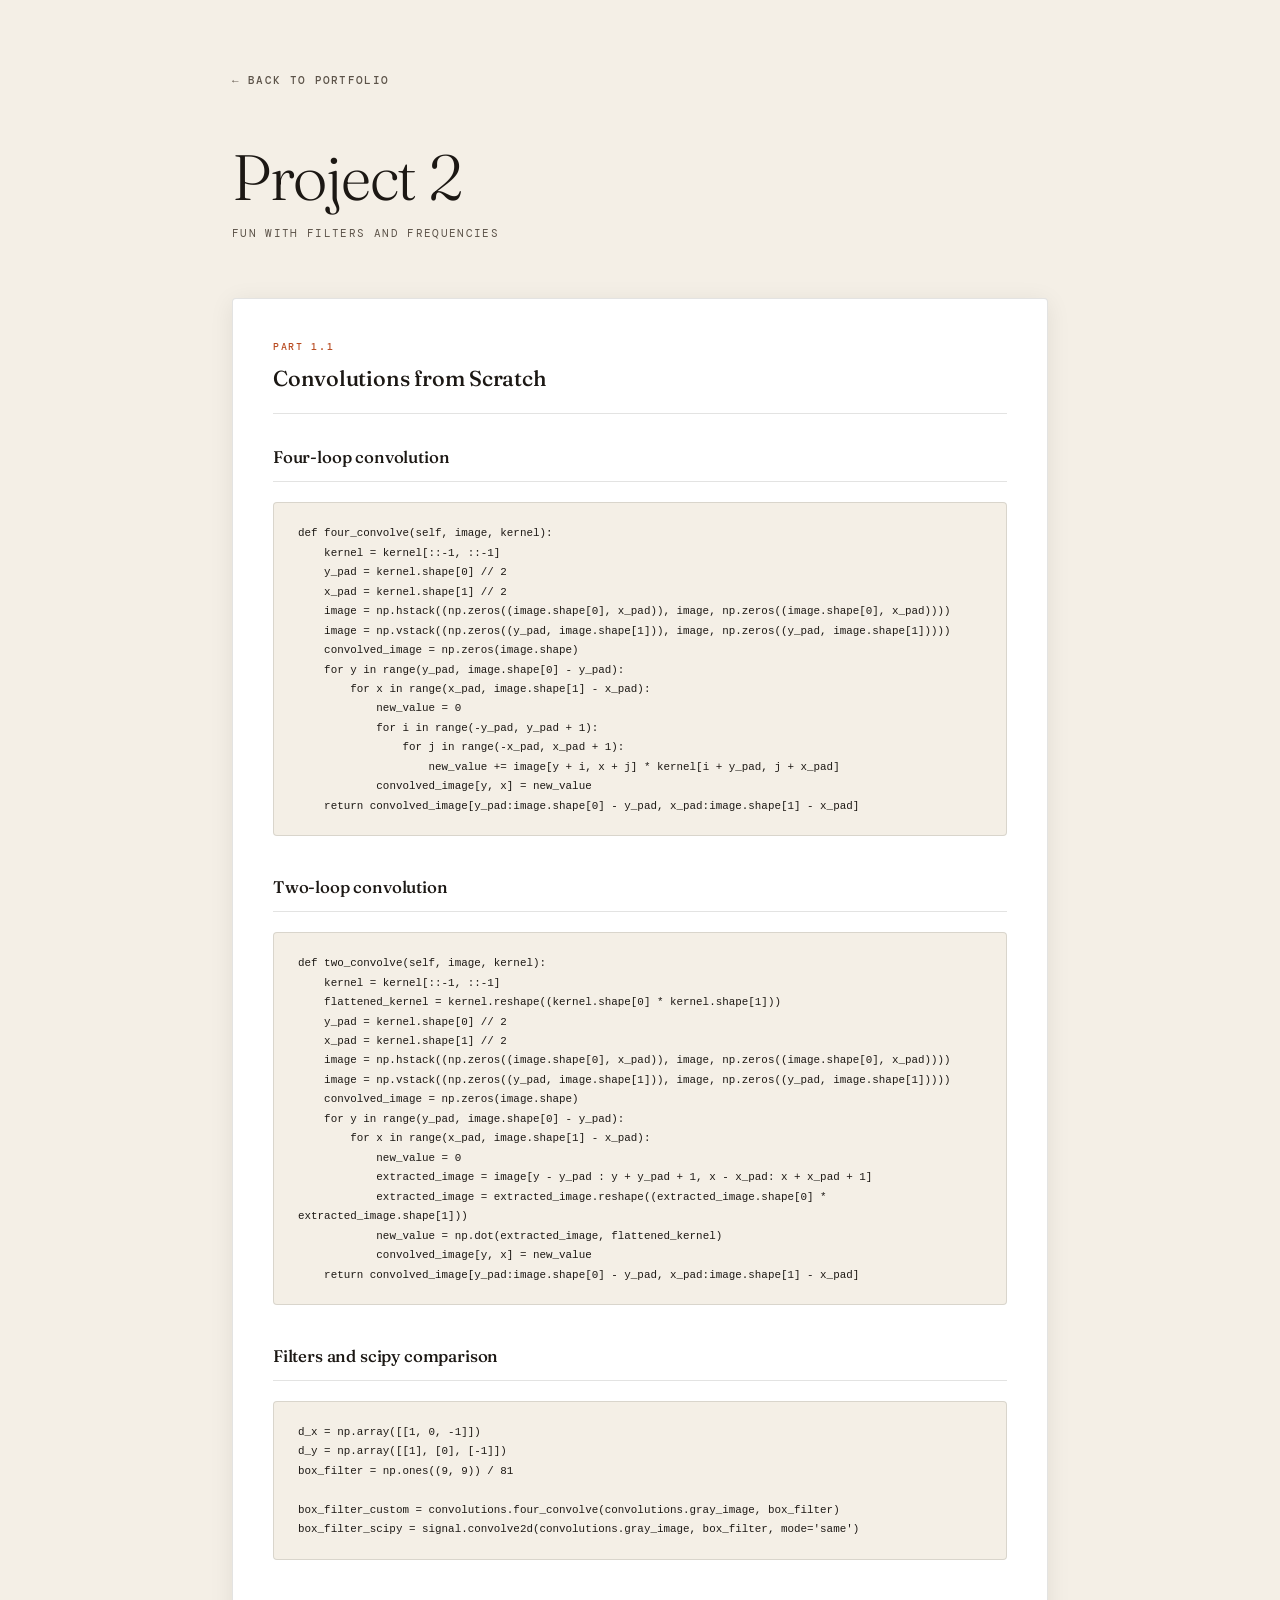
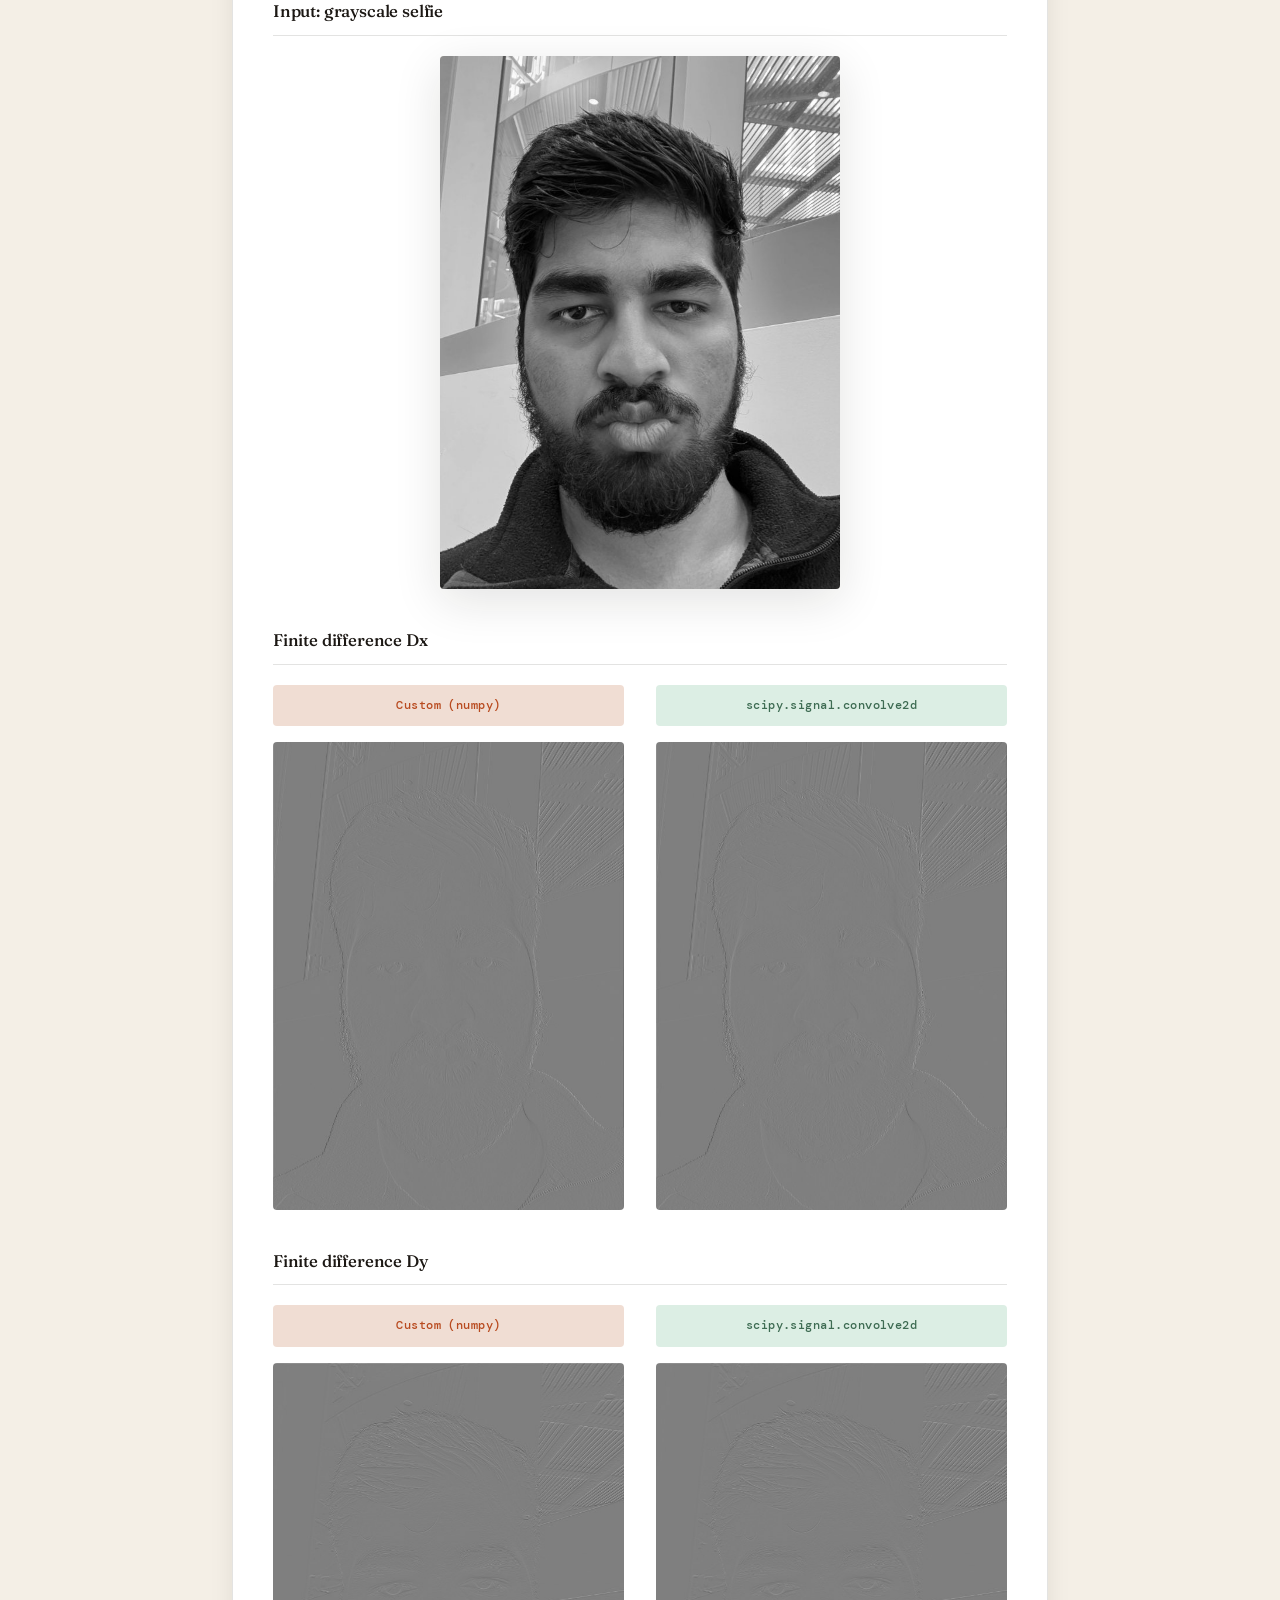
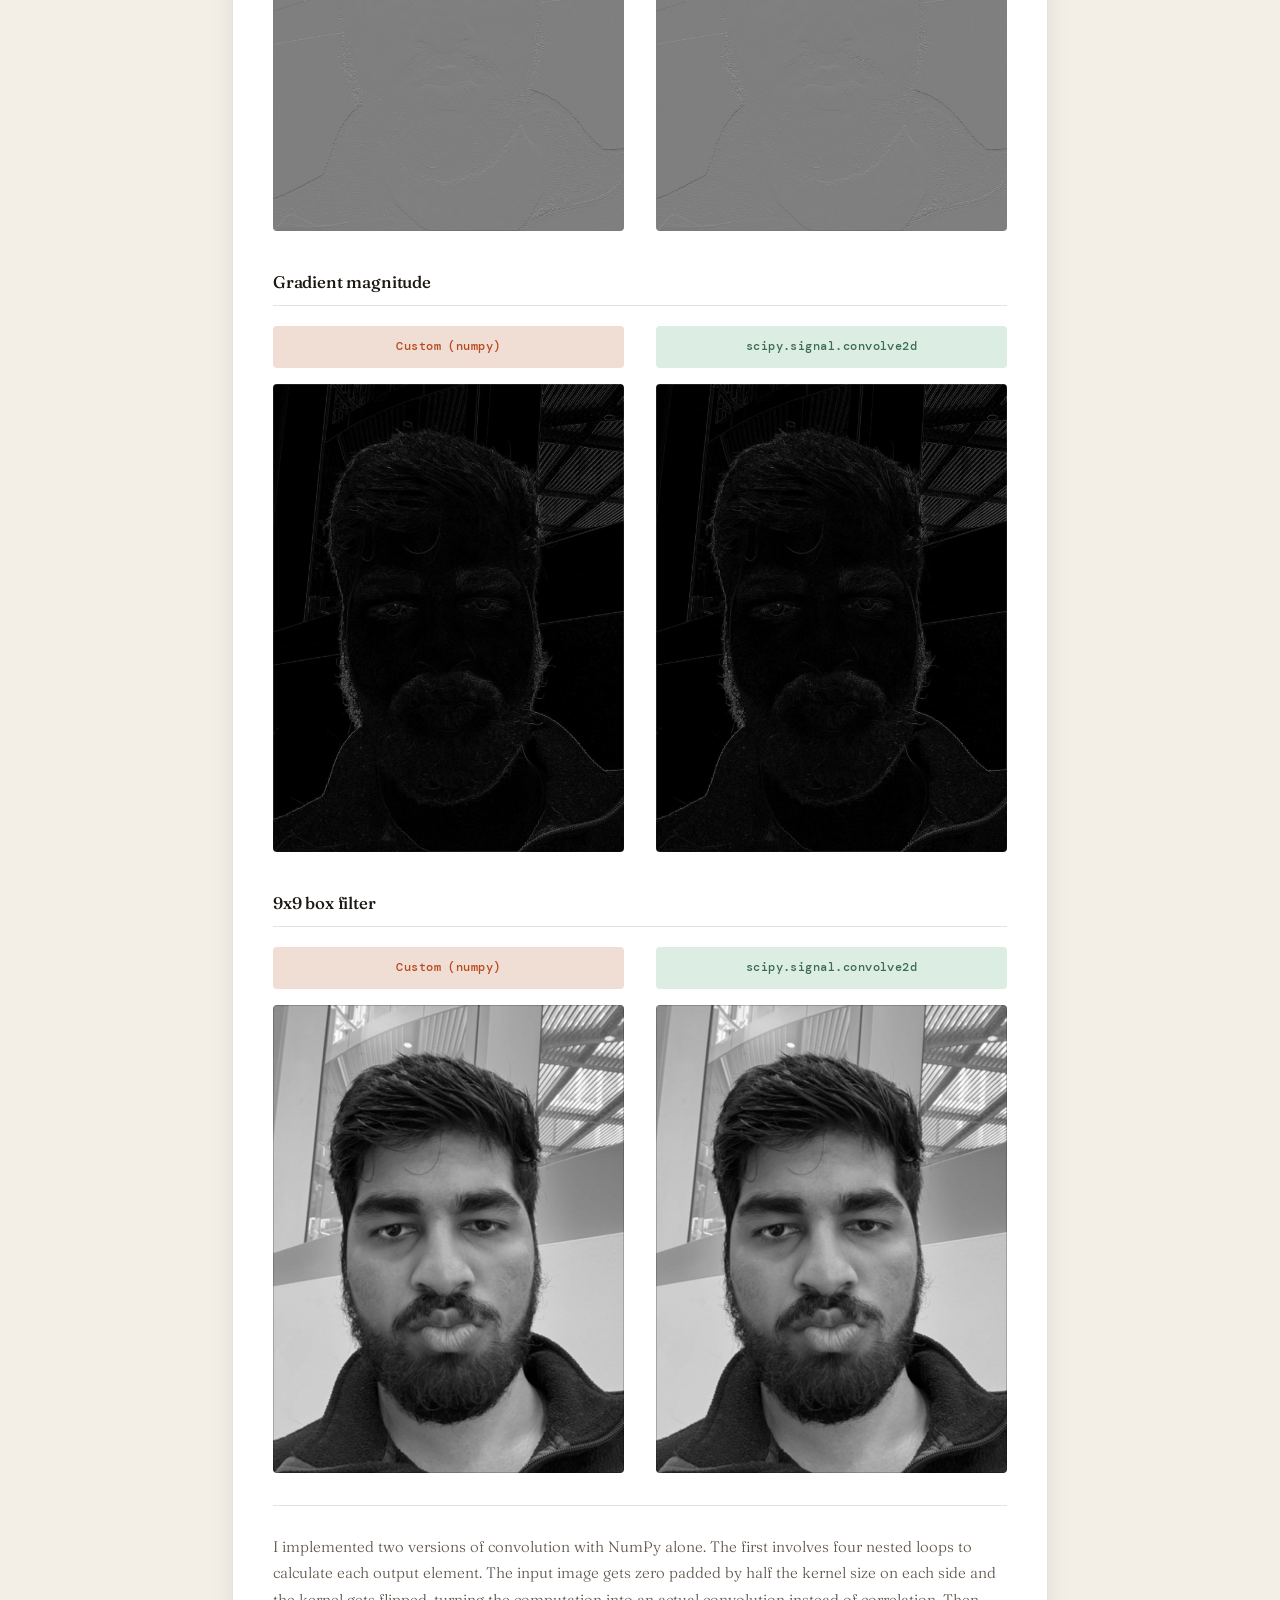
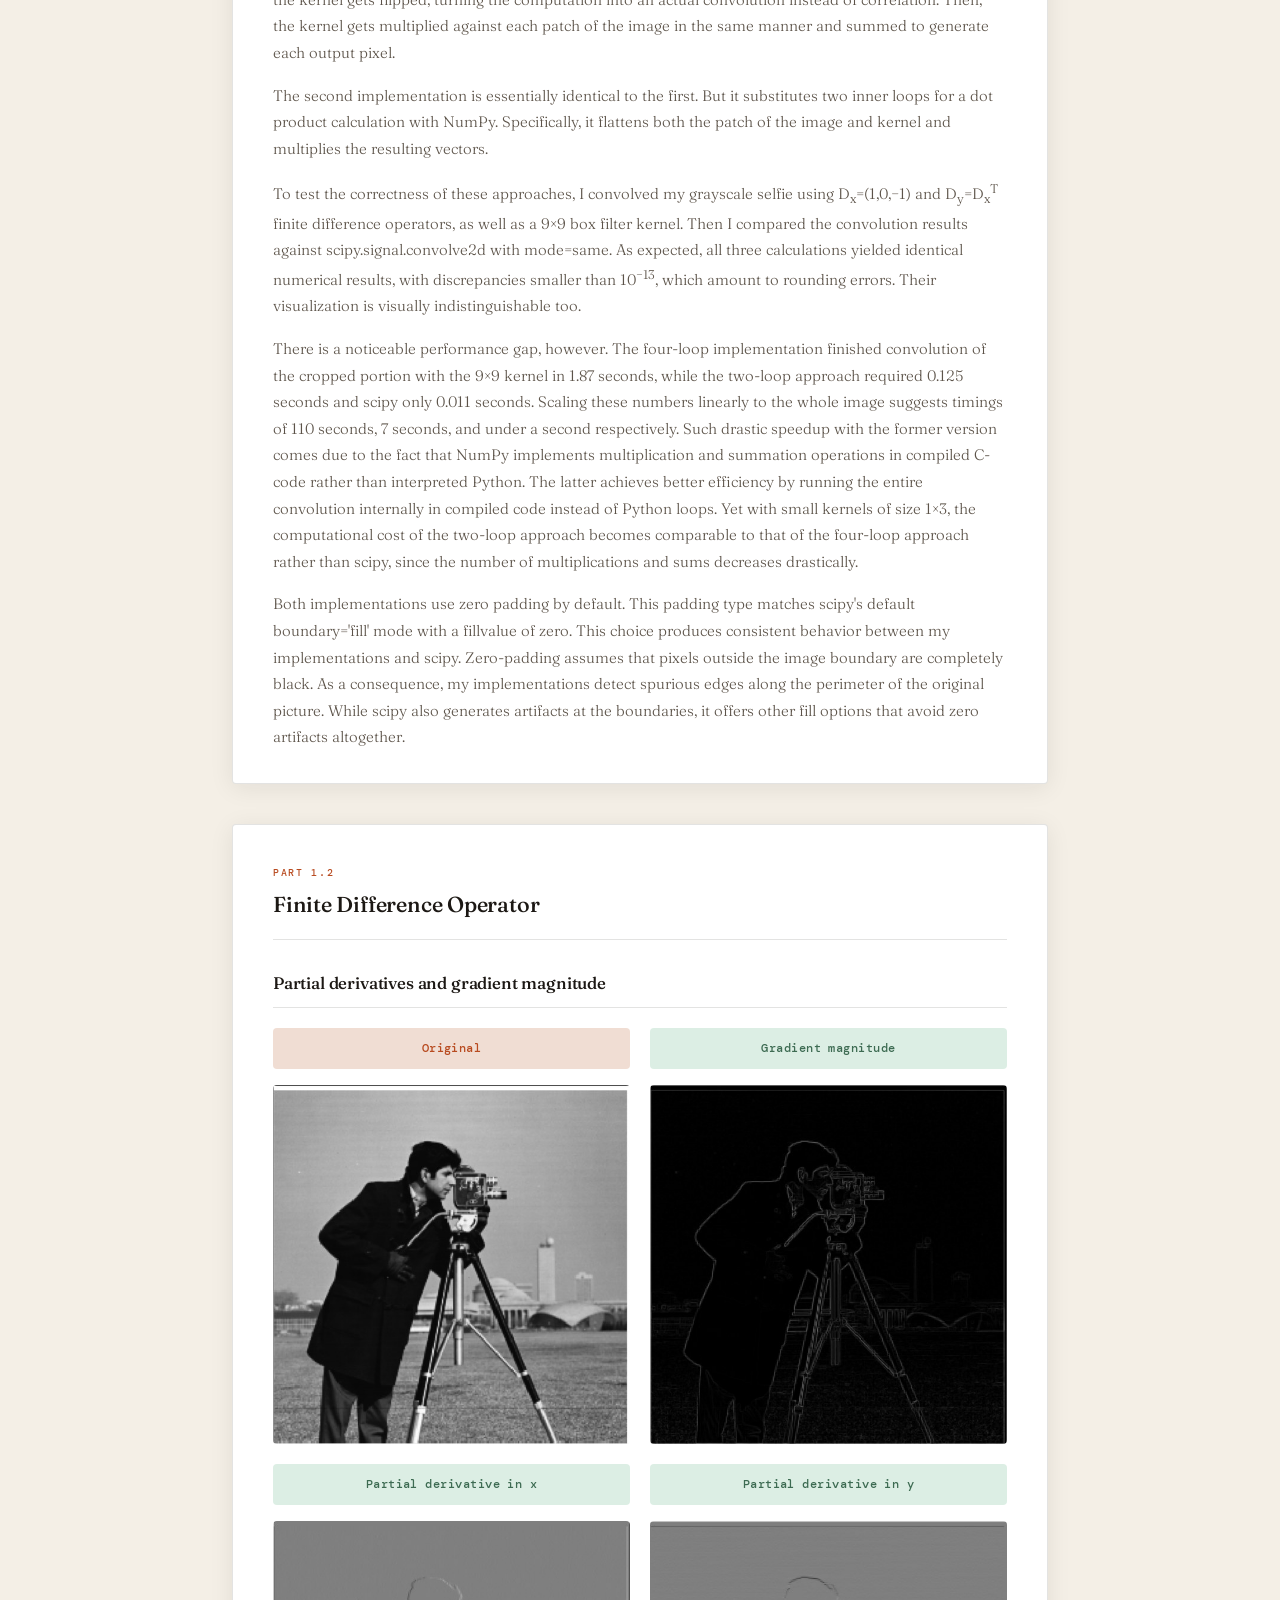
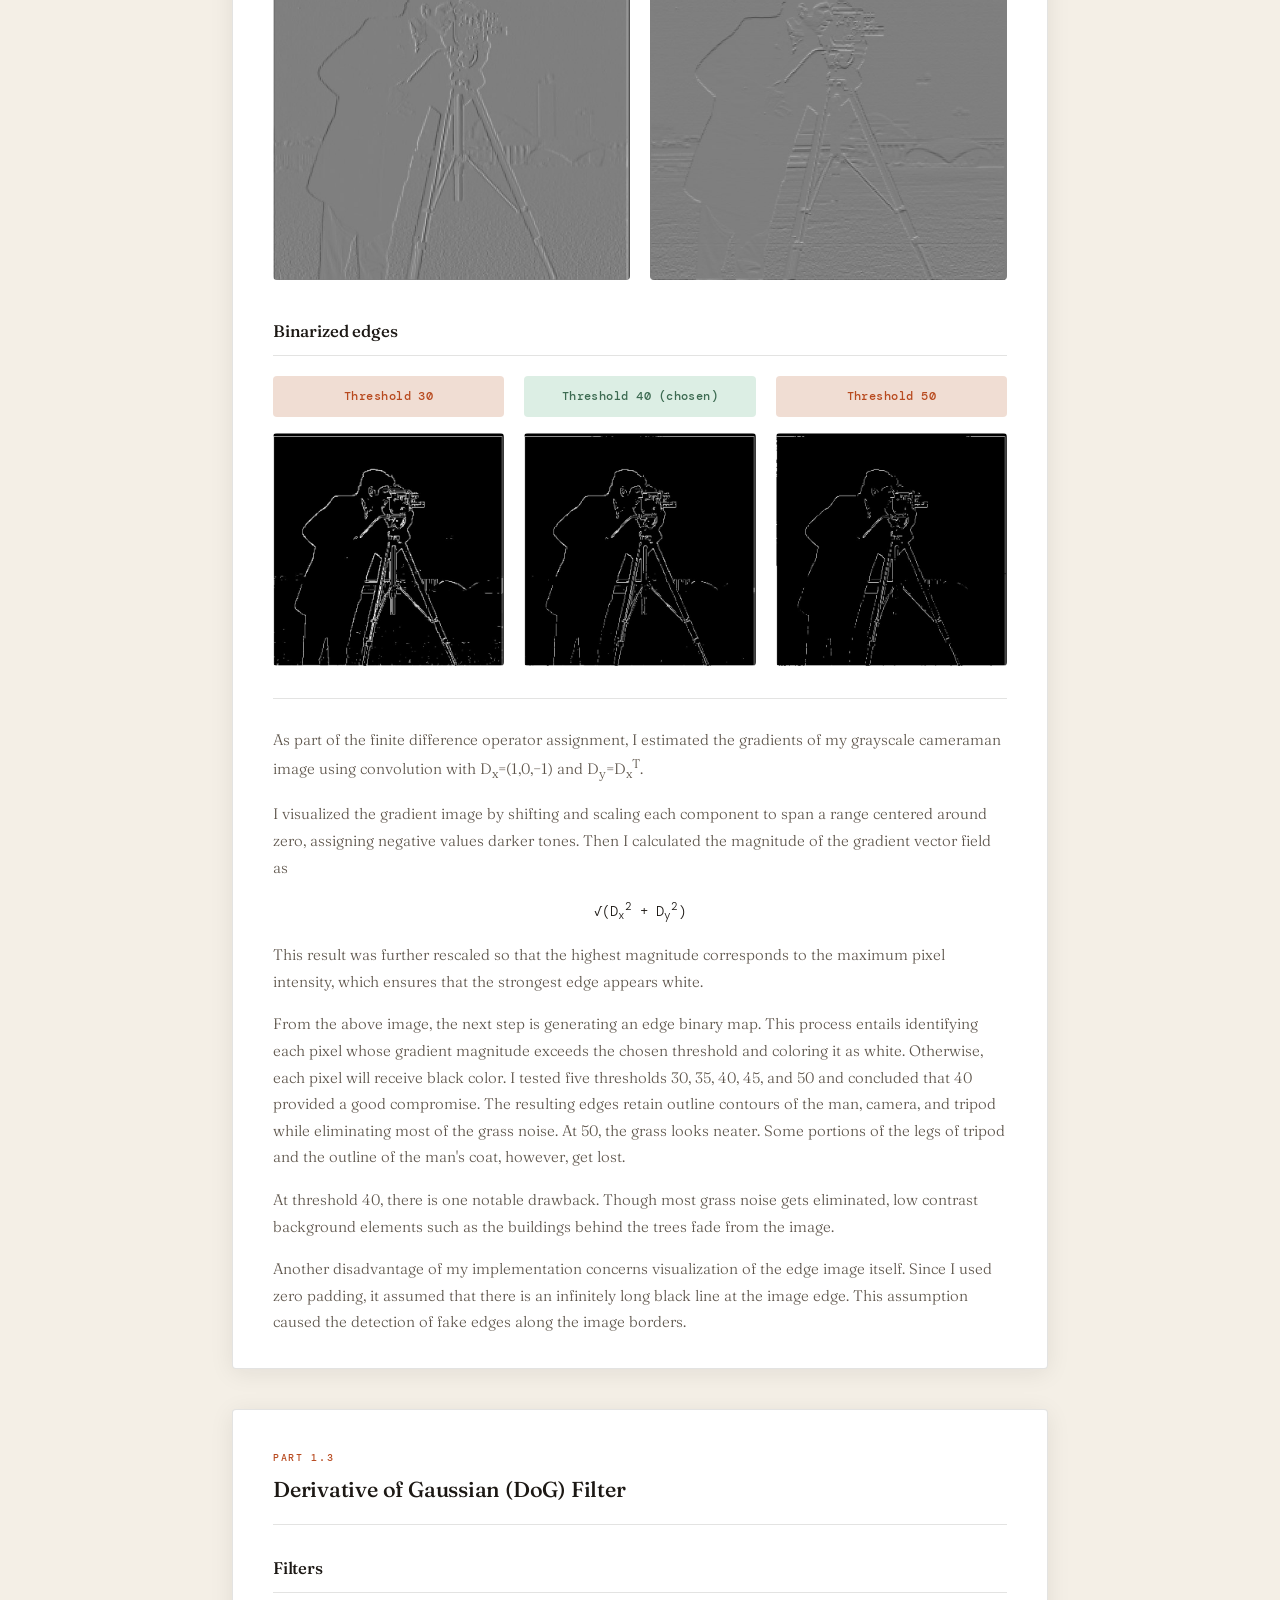
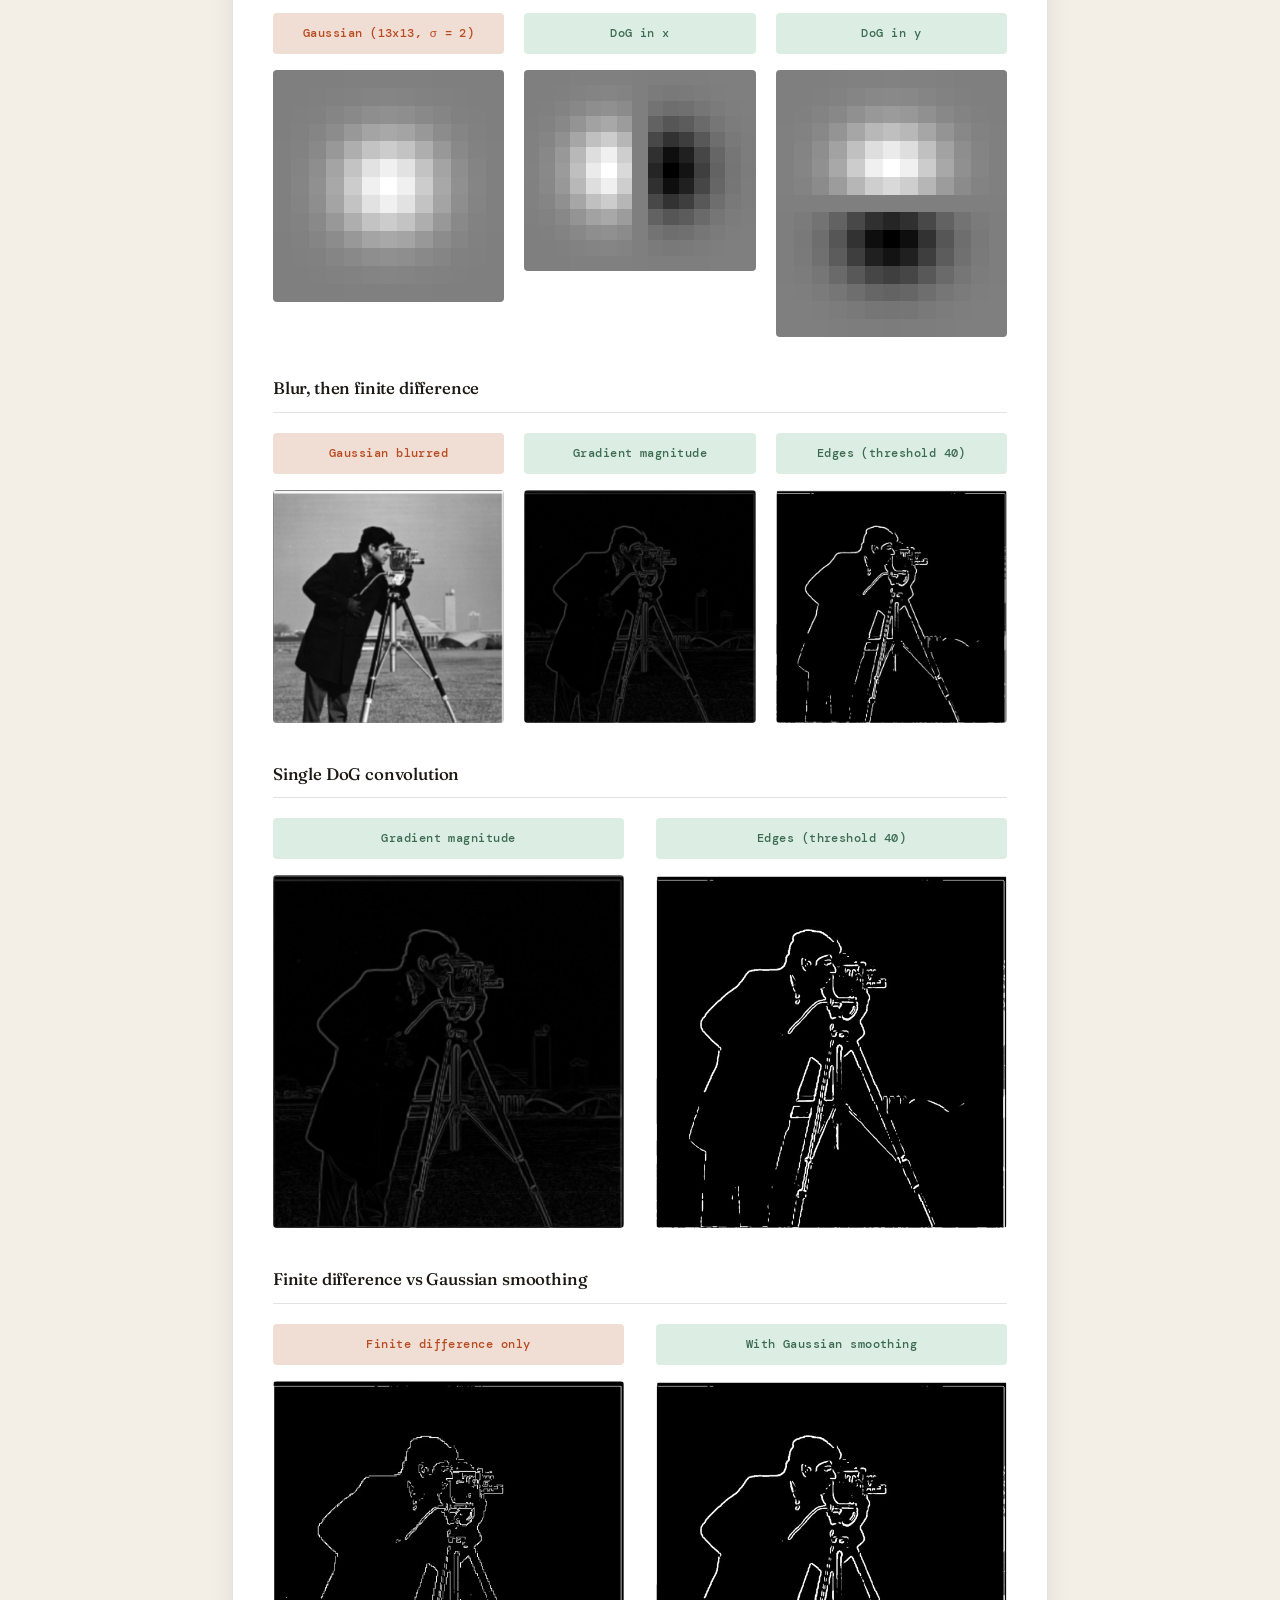
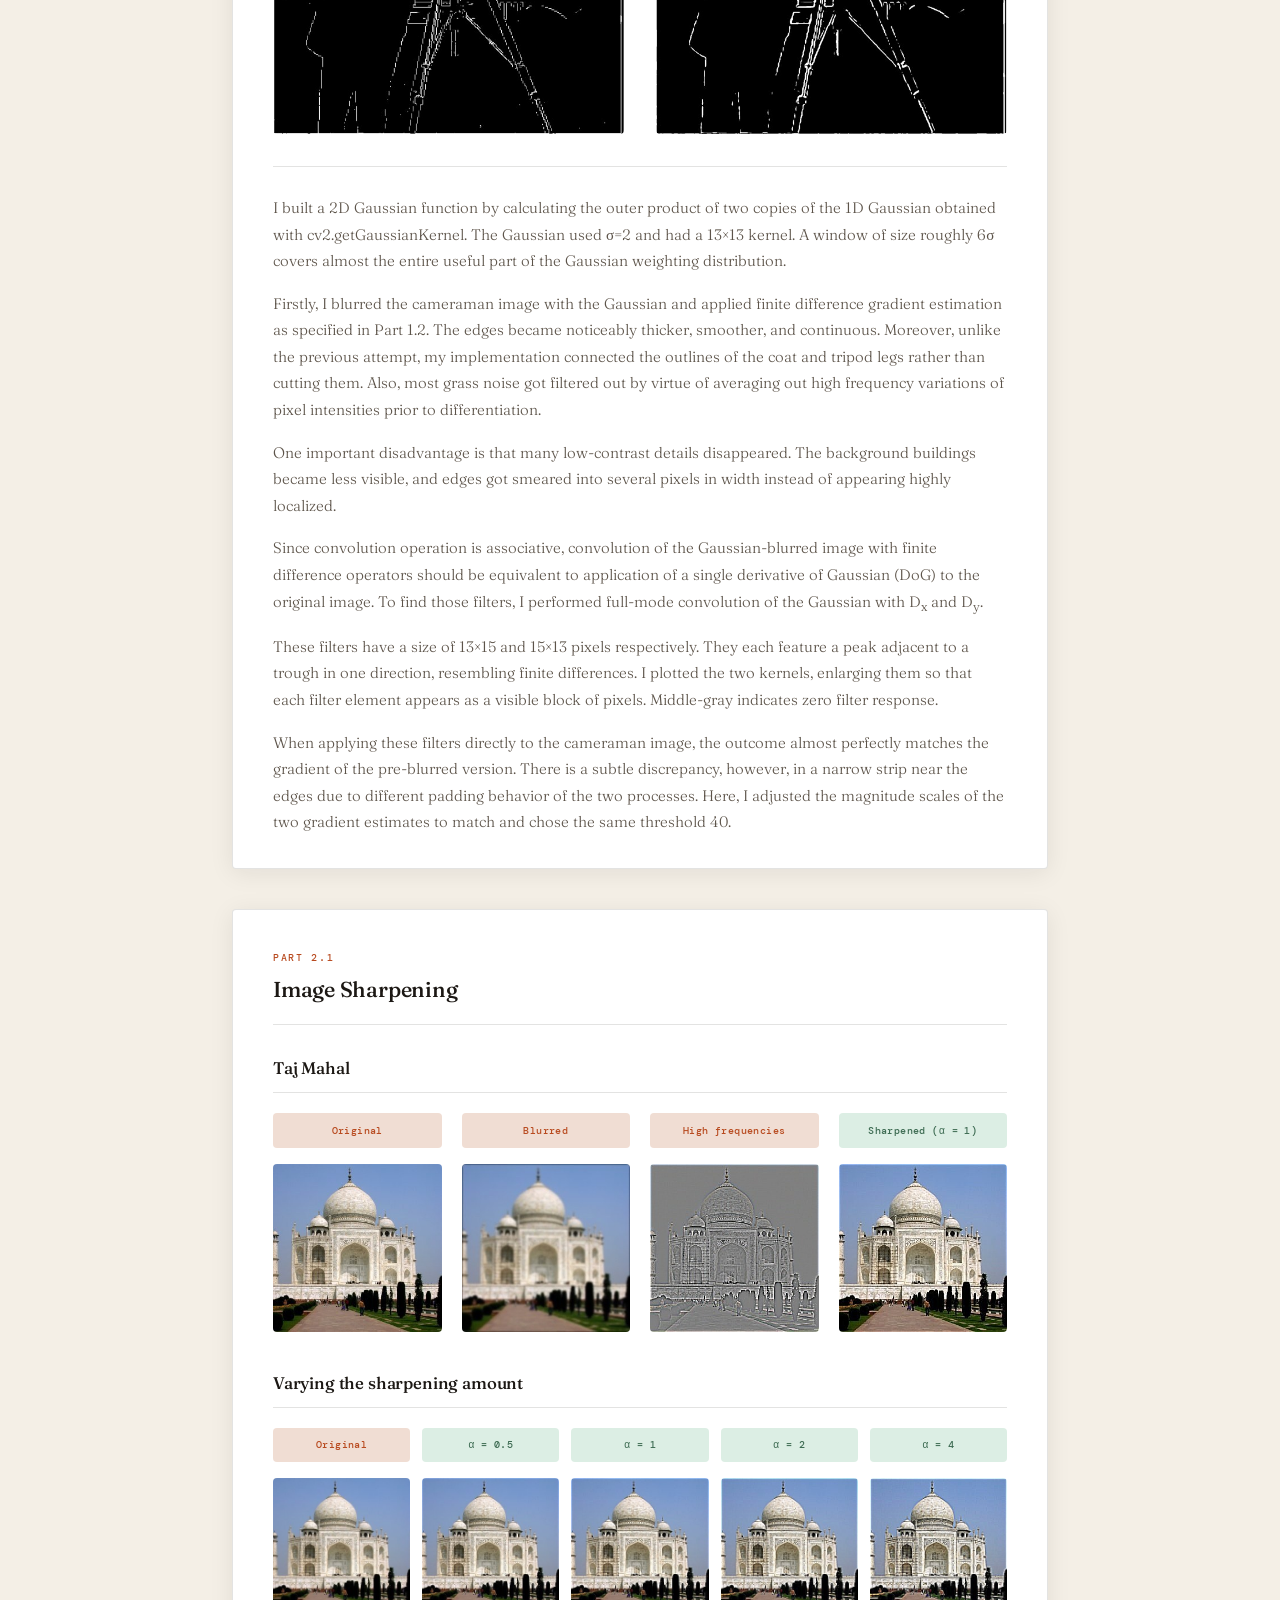
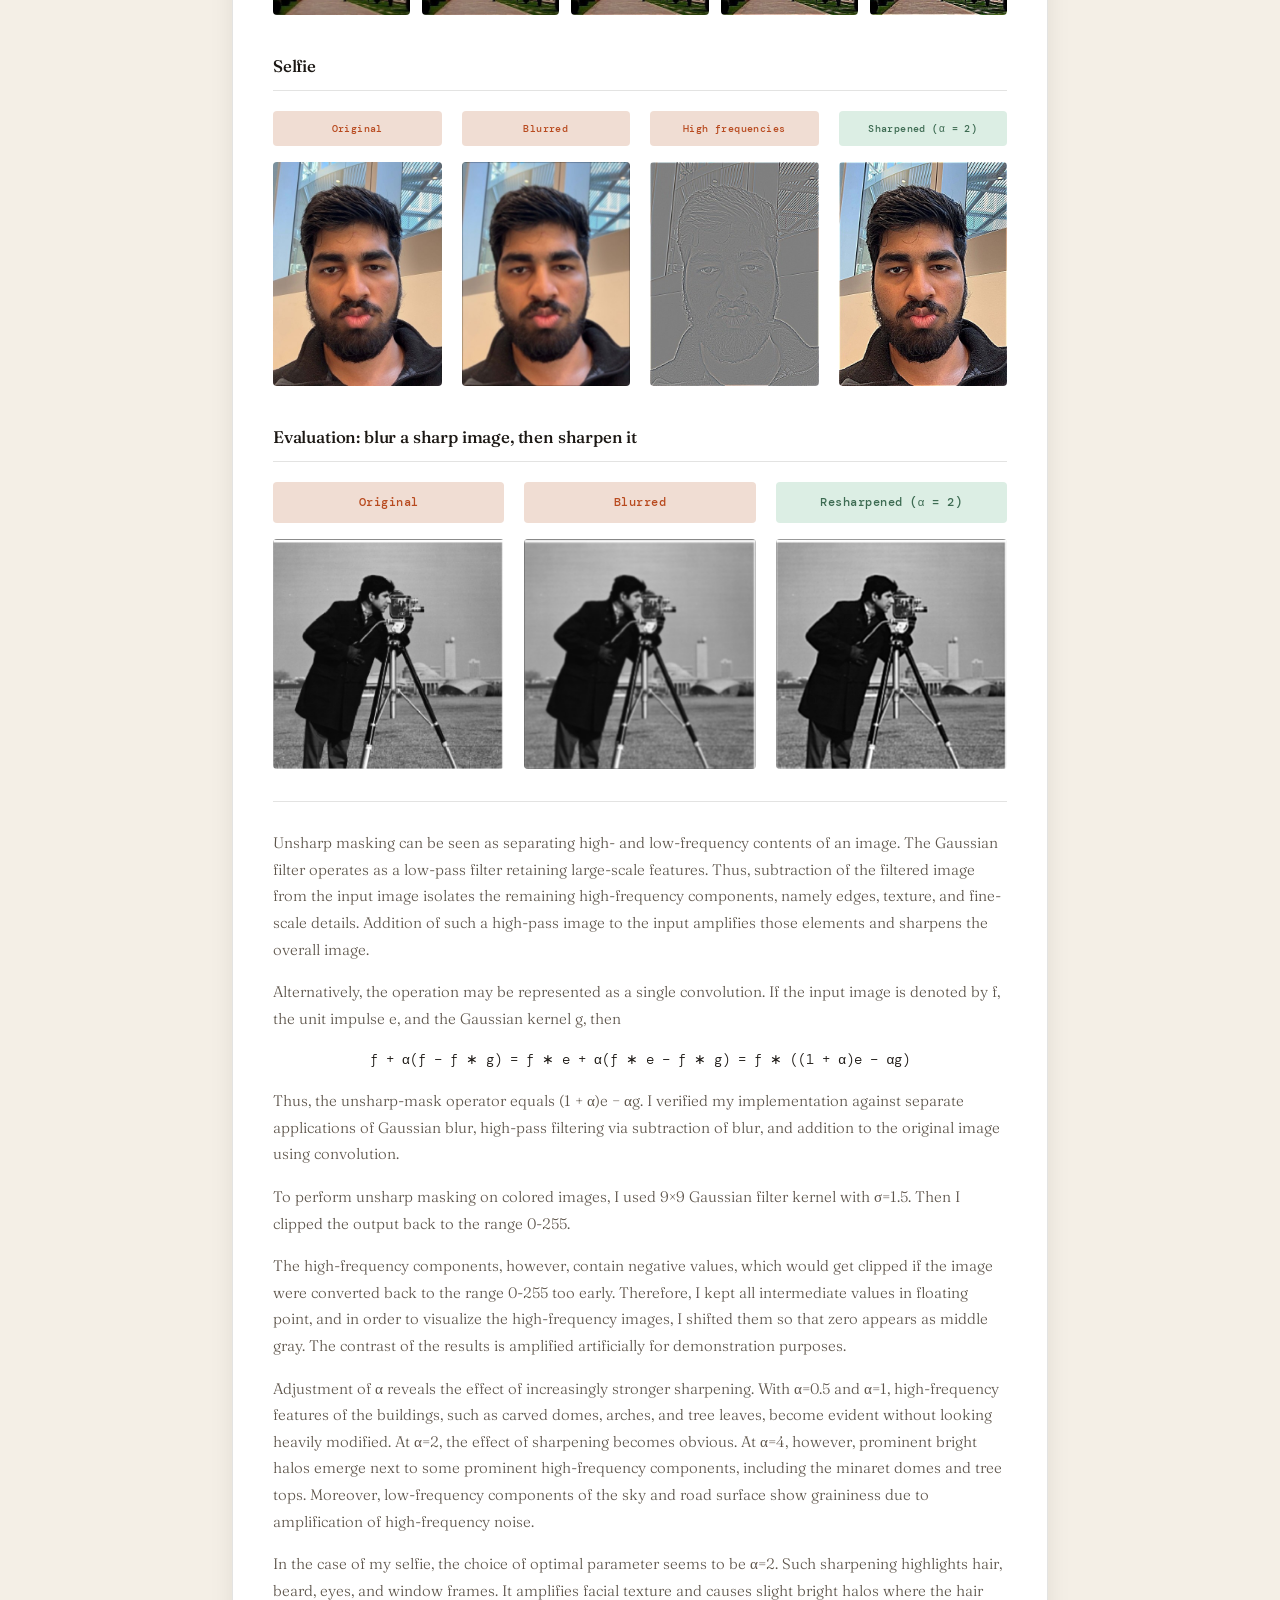
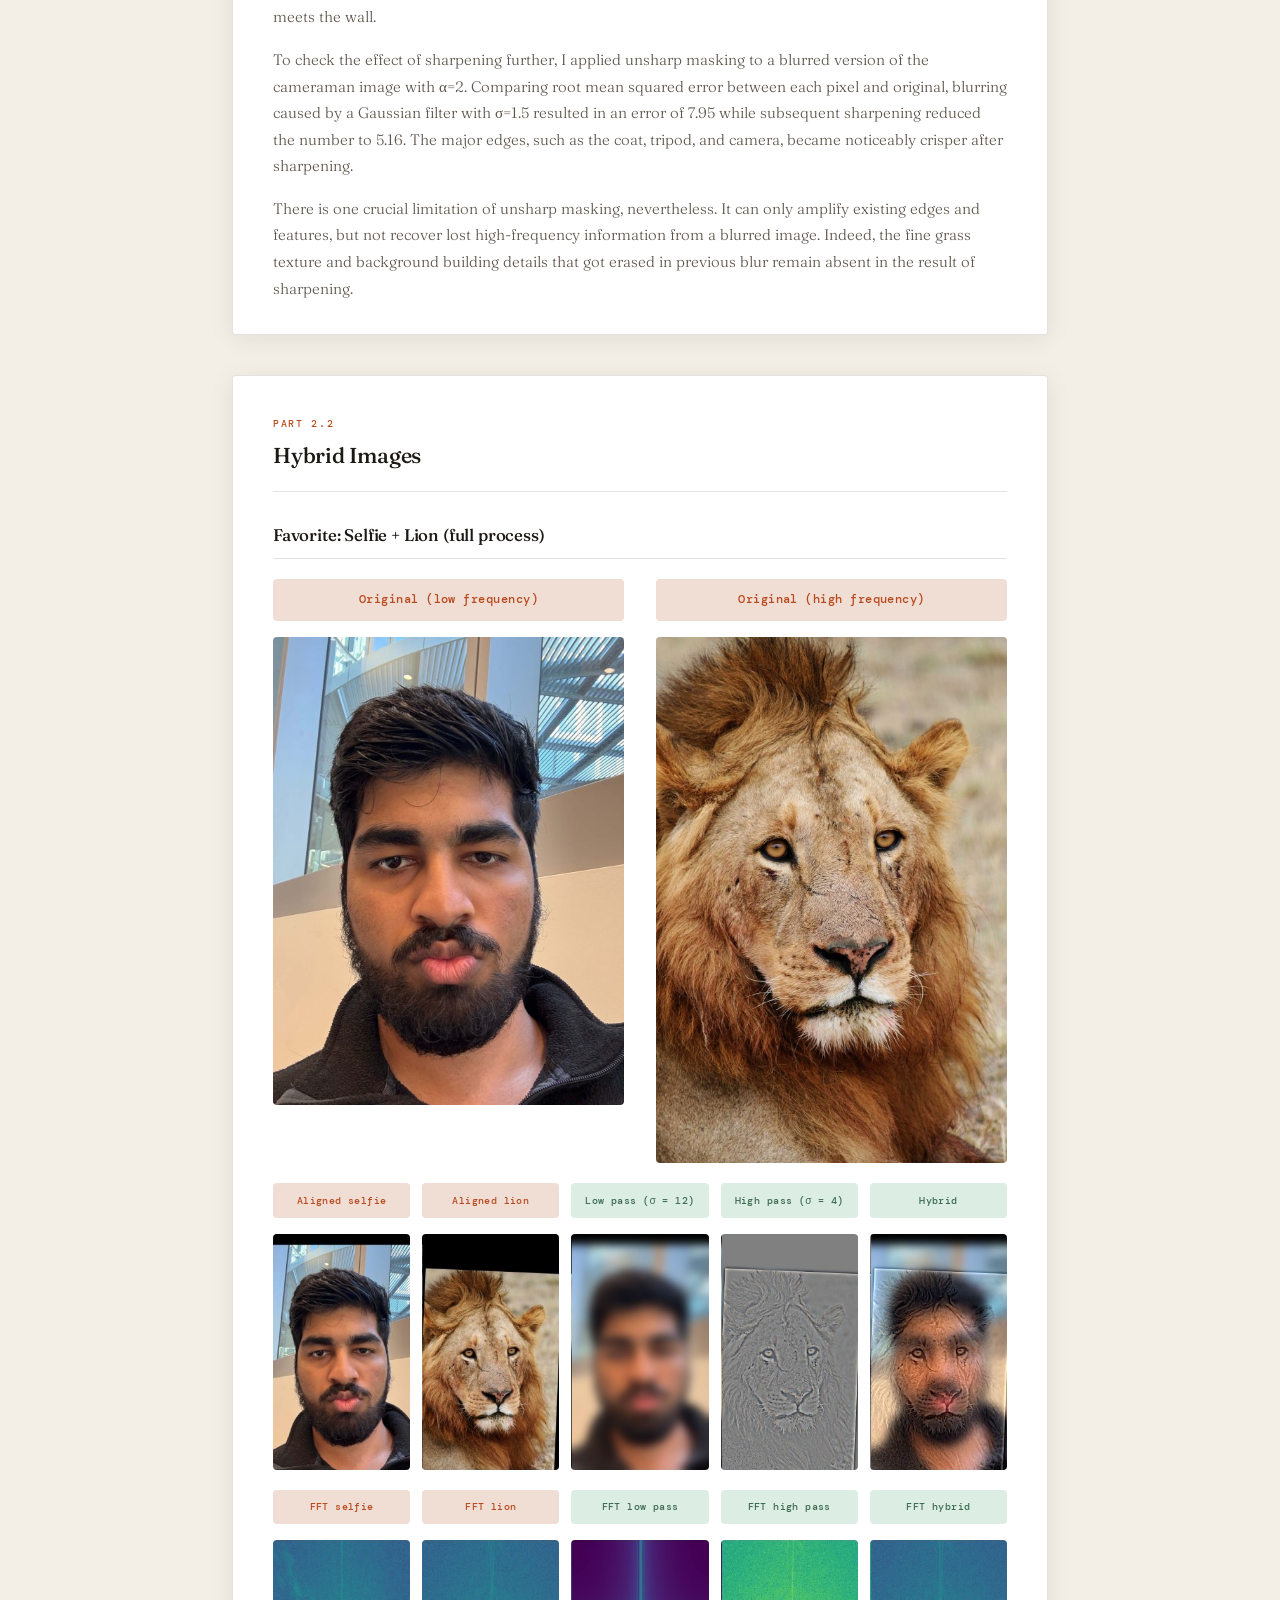
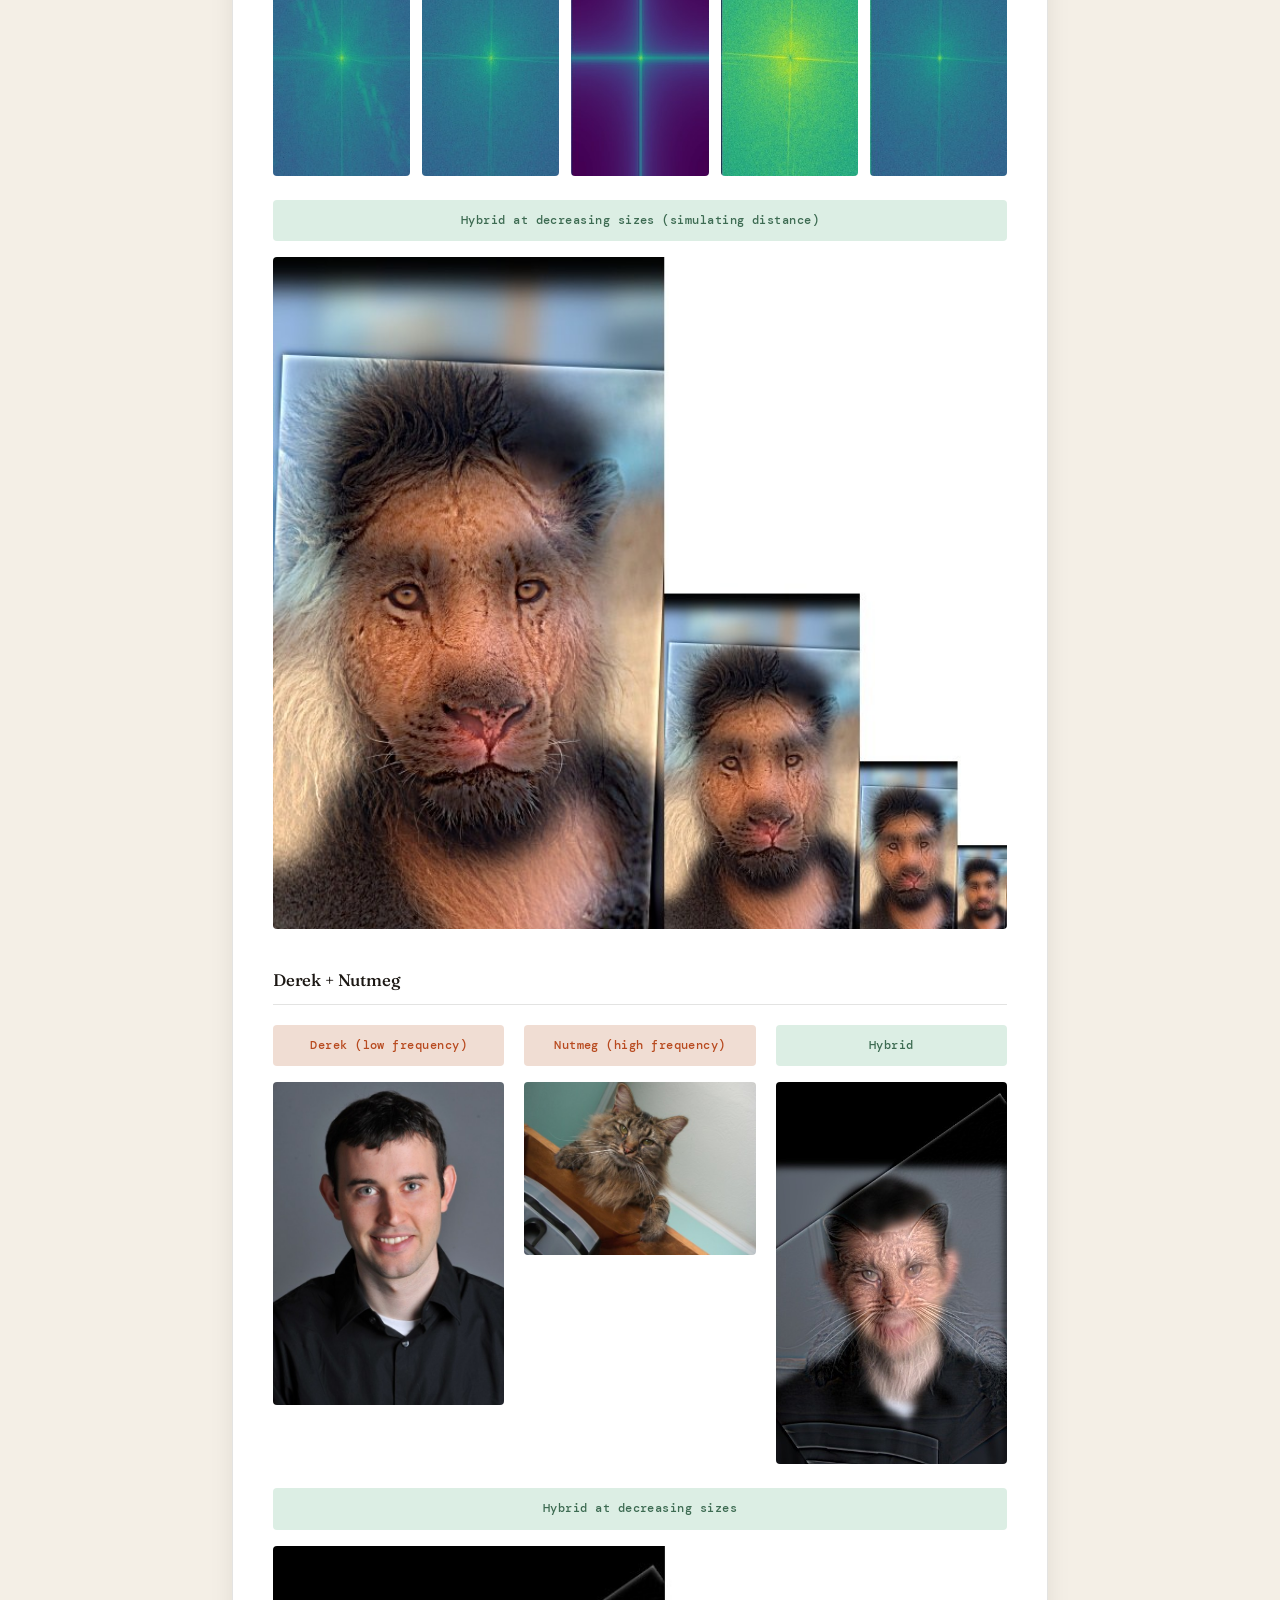
<file: 2/index.html>
<!DOCTYPE html>
<html lang="en">
<head>
    <meta charset="UTF-8">
    <meta name="viewport" content="width=device-width, initial-scale=1.0">
    <title>Project 2 — CS180 Portfolio</title>
    <link rel="stylesheet" href="../style.css?v=2">
</head>
<body>
    <main class="project-page">
        <a class="back-link" href="../index.html">← Back to portfolio</a>

        <header class="project-header">
            <h1>Project 2</h1>
            <p class="subtitle">Fun with Filters and Frequencies</p>
        </header>

        <section class="part">
            <div class="part-heading">
                <span class="part-meta">Part 1.1</span>
                <h2>Convolutions from Scratch</h2>
            </div>

            <div class="pyramid-example">
                <div class="example-heading">
                    <h3>Four-loop convolution</h3>
                </div>
<pre class="code-block"><code>def four_convolve(self, image, kernel):
    kernel = kernel[::-1, ::-1]
    y_pad = kernel.shape[0] // 2
    x_pad = kernel.shape[1] // 2
    image = np.hstack((np.zeros((image.shape[0], x_pad)), image, np.zeros((image.shape[0], x_pad))))
    image = np.vstack((np.zeros((y_pad, image.shape[1])), image, np.zeros((y_pad, image.shape[1]))))
    convolved_image = np.zeros(image.shape)
    for y in range(y_pad, image.shape[0] - y_pad):
        for x in range(x_pad, image.shape[1] - x_pad):
            new_value = 0
            for i in range(-y_pad, y_pad + 1):
                for j in range(-x_pad, x_pad + 1):
                    new_value += image[y + i, x + j] * kernel[i + y_pad, j + x_pad]
            convolved_image[y, x] = new_value
    return convolved_image[y_pad:image.shape[0] - y_pad, x_pad:image.shape[1] - x_pad]</code></pre>
            </div>

            <div class="pyramid-example">
                <div class="example-heading">
                    <h3>Two-loop convolution</h3>
                </div>
<pre class="code-block"><code>def two_convolve(self, image, kernel):
    kernel = kernel[::-1, ::-1]
    flattened_kernel = kernel.reshape((kernel.shape[0] * kernel.shape[1]))
    y_pad = kernel.shape[0] // 2
    x_pad = kernel.shape[1] // 2
    image = np.hstack((np.zeros((image.shape[0], x_pad)), image, np.zeros((image.shape[0], x_pad))))
    image = np.vstack((np.zeros((y_pad, image.shape[1])), image, np.zeros((y_pad, image.shape[1]))))
    convolved_image = np.zeros(image.shape)
    for y in range(y_pad, image.shape[0] - y_pad):
        for x in range(x_pad, image.shape[1] - x_pad):
            new_value = 0
            extracted_image = image[y - y_pad : y + y_pad + 1, x - x_pad: x + x_pad + 1]
            extracted_image = extracted_image.reshape((extracted_image.shape[0] * extracted_image.shape[1]))
            new_value = np.dot(extracted_image, flattened_kernel)
            convolved_image[y, x] = new_value
    return convolved_image[y_pad:image.shape[0] - y_pad, x_pad:image.shape[1] - x_pad]</code></pre>
            </div>

            <div class="pyramid-example">
                <div class="example-heading">
                    <h3>Filters and scipy comparison</h3>
                </div>
<pre class="code-block"><code>d_x = np.array([[1, 0, -1]])
d_y = np.array([[1], [0], [-1]])
box_filter = np.ones((9, 9)) / 81

box_filter_custom = convolutions.four_convolve(convolutions.gray_image, box_filter)
box_filter_scipy = signal.convolve2d(convolutions.gray_image, box_filter, mode='same')</code></pre>
            </div>

            <div class="pyramid-example">
                <div class="example-heading">
                    <h3>Input: grayscale selfie</h3>
                </div>
                <div class="single-media">
                    <div class="photo-frame"><img src="./media/p11_selfie_gray.jpg" alt="Grayscale selfie"></div>
                </div>
            </div>

            <div class="pyramid-example">
                <div class="example-heading">
                    <h3>Finite difference Dx</h3>
                </div>
                <div class="comparison">
                    <div class="photo-card">
                        <p class="photo-caption caption-before">Custom (numpy)</p>
                        <div class="photo-frame"><img src="./media/p11_dx_custom.jpg" alt="Dx custom convolution"></div>
                    </div>
                    <div class="photo-card">
                        <p class="photo-caption caption-after">scipy.signal.convolve2d</p>
                        <div class="photo-frame"><img src="./media/p11_dx_scipy.jpg" alt="Dx scipy convolution"></div>
                    </div>
                </div>
            </div>

            <div class="pyramid-example">
                <div class="example-heading">
                    <h3>Finite difference Dy</h3>
                </div>
                <div class="comparison">
                    <div class="photo-card">
                        <p class="photo-caption caption-before">Custom (numpy)</p>
                        <div class="photo-frame"><img src="./media/p11_dy_custom.jpg" alt="Dy custom convolution"></div>
                    </div>
                    <div class="photo-card">
                        <p class="photo-caption caption-after">scipy.signal.convolve2d</p>
                        <div class="photo-frame"><img src="./media/p11_dy_scipy.jpg" alt="Dy scipy convolution"></div>
                    </div>
                </div>
            </div>

            <div class="pyramid-example">
                <div class="example-heading">
                    <h3>Gradient magnitude</h3>
                </div>
                <div class="comparison">
                    <div class="photo-card">
                        <p class="photo-caption caption-before">Custom (numpy)</p>
                        <div class="photo-frame"><img src="./media/p11_magnitude_custom.jpg" alt="Gradient magnitude custom"></div>
                    </div>
                    <div class="photo-card">
                        <p class="photo-caption caption-after">scipy.signal.convolve2d</p>
                        <div class="photo-frame"><img src="./media/p11_magnitude_scipy.jpg" alt="Gradient magnitude scipy"></div>
                    </div>
                </div>
            </div>

            <div class="pyramid-example">
                <div class="example-heading">
                    <h3>9x9 box filter</h3>
                </div>
                <div class="comparison">
                    <div class="photo-card">
                        <p class="photo-caption caption-before">Custom (numpy)</p>
                        <div class="photo-frame"><img src="./media/p11_box_custom.jpg" alt="Box filter custom"></div>
                    </div>
                    <div class="photo-card">
                        <p class="photo-caption caption-after">scipy.signal.convolve2d</p>
                        <div class="photo-frame"><img src="./media/p11_box_scipy.jpg" alt="Box filter scipy"></div>
                    </div>
                </div>
            </div>

            <div class="part-explanation">
                <p>I implemented two versions of convolution with NumPy alone. The first involves four nested loops to calculate each output element. The input image gets zero padded by half the kernel size on each side and the kernel gets flipped, turning the computation into an actual convolution instead of correlation. Then, the kernel gets multiplied against each patch of the image in the same manner and summed to generate each output pixel.</p>
                <p>The second implementation is essentially identical to the first. But it substitutes two inner loops for a dot product calculation with NumPy. Specifically, it flattens both the patch of the image and kernel and multiplies the resulting vectors.</p>
                <p>To test the correctness of these approaches, I convolved my grayscale selfie using D<sub>x</sub>=(1,0,&minus;1) and D<sub>y</sub>=D<sub>x</sub><sup>T</sup> finite difference operators, as well as a 9&times;9 box filter kernel. Then I compared the convolution results against scipy.signal.convolve2d with mode=same. As expected, all three calculations yielded identical numerical results, with discrepancies smaller than 10<sup>&minus;13</sup>, which amount to rounding errors. Their visualization is visually indistinguishable too.</p>
                <p>There is a noticeable performance gap, however. The four-loop implementation finished convolution of the cropped portion with the 9&times;9 kernel in 1.87 seconds, while the two-loop approach required 0.125 seconds and scipy only 0.011 seconds. Scaling these numbers linearly to the whole image suggests timings of 110 seconds, 7 seconds, and under a second respectively. Such drastic speedup with the former version comes due to the fact that NumPy implements multiplication and summation operations in compiled C-code rather than interpreted Python. The latter achieves better efficiency by running the entire convolution internally in compiled code instead of Python loops. Yet with small kernels of size 1&times;3, the computational cost of the two-loop approach becomes comparable to that of the four-loop approach rather than scipy, since the number of multiplications and sums decreases drastically.</p>
                <p>Both implementations use zero padding by default. This padding type matches scipy's default boundary='fill' mode with a fillvalue of zero. This choice produces consistent behavior between my implementations and scipy. Zero-padding assumes that pixels outside the image boundary are completely black. As a consequence, my implementations detect spurious edges along the perimeter of the original picture. While scipy also generates artifacts at the boundaries, it offers other fill options that avoid zero artifacts altogether.</p>
            </div>
        </section>

        <section class="part">
            <div class="part-heading">
                <span class="part-meta">Part 1.2</span>
                <h2>Finite Difference Operator</h2>
            </div>

            <div class="pyramid-example">
                <div class="example-heading">
                    <h3>Partial derivatives and gradient magnitude</h3>
                </div>
                <div class="plate-row two">
                    <div class="photo-card">
                        <p class="photo-caption caption-before">Original</p>
                        <div class="photo-frame"><img src="./media/p12_cameraman.jpg" alt="Cameraman original"></div>
                    </div>
                    <div class="photo-card">
                        <p class="photo-caption caption-after">Gradient magnitude</p>
                        <div class="photo-frame"><img src="./media/p12_magnitude.jpg" alt="Cameraman gradient magnitude"></div>
                    </div>
                </div>
                <div class="plate-row two">
                    <div class="photo-card">
                        <p class="photo-caption caption-after">Partial derivative in x</p>
                        <div class="photo-frame"><img src="./media/p12_dx.jpg" alt="Cameraman Dx"></div>
                    </div>
                    <div class="photo-card">
                        <p class="photo-caption caption-after">Partial derivative in y</p>
                        <div class="photo-frame"><img src="./media/p12_dy.jpg" alt="Cameraman Dy"></div>
                    </div>
                </div>
            </div>

            <div class="pyramid-example">
                <div class="example-heading">
                    <h3>Binarized edges</h3>
                </div>
                <div class="plate-row">
                    <div class="photo-card">
                        <p class="photo-caption caption-before">Threshold 30</p>
                        <div class="photo-frame"><img src="./media/p12_edges_30.jpg" alt="Edges threshold 30"></div>
                    </div>
                    <div class="photo-card">
                        <p class="photo-caption caption-after">Threshold 40 (chosen)</p>
                        <div class="photo-frame"><img src="./media/p12_edges_40.jpg" alt="Edges threshold 40"></div>
                    </div>
                    <div class="photo-card">
                        <p class="photo-caption caption-before">Threshold 50</p>
                        <div class="photo-frame"><img src="./media/p12_edges_50.jpg" alt="Edges threshold 50"></div>
                    </div>
                </div>
            </div>

            <div class="part-explanation">
                <p>As part of the finite difference operator assignment, I estimated the gradients of my grayscale cameraman image using convolution with D<sub>x</sub>=(1,0,&minus;1) and D<sub>y</sub>=D<sub>x</sub><sup>T</sup>.</p>
                <p>I visualized the gradient image by shifting and scaling each component to span a range centered around zero, assigning negative values darker tones. Then I calculated the magnitude of the gradient vector field as</p>
                <p class="equation">&radic;(D<sub>x</sub><sup>2</sup> + D<sub>y</sub><sup>2</sup>)</p>
                <p>This result was further rescaled so that the highest magnitude corresponds to the maximum pixel intensity, which ensures that the strongest edge appears white.</p>
                <p>From the above image, the next step is generating an edge binary map. This process entails identifying each pixel whose gradient magnitude exceeds the chosen threshold and coloring it as white. Otherwise, each pixel will receive black color. I tested five thresholds 30, 35, 40, 45, and 50 and concluded that 40 provided a good compromise. The resulting edges retain outline contours of the man, camera, and tripod while eliminating most of the grass noise. At 50, the grass looks neater. Some portions of the legs of tripod and the outline of the man's coat, however, get lost.</p>
                <p>At threshold 40, there is one notable drawback. Though most grass noise gets eliminated, low contrast background elements such as the buildings behind the trees fade from the image.</p>
                <p>Another disadvantage of my implementation concerns visualization of the edge image itself. Since I used zero padding, it assumed that there is an infinitely long black line at the image edge. This assumption caused the detection of fake edges along the image borders.</p>
            </div>
        </section>

        <section class="part">
            <div class="part-heading">
                <span class="part-meta">Part 1.3</span>
                <h2>Derivative of Gaussian (DoG) Filter</h2>
            </div>

            <div class="pyramid-example">
                <div class="example-heading">
                    <h3>Filters</h3>
                </div>
                <div class="plate-row pixelated">
                    <div class="photo-card">
                        <p class="photo-caption caption-before">Gaussian (13x13, σ = 2)</p>
                        <div class="photo-frame"><img src="./media/p13_gaussian_filter.png" alt="Gaussian filter"></div>
                    </div>
                    <div class="photo-card">
                        <p class="photo-caption caption-after">DoG in x</p>
                        <div class="photo-frame"><img src="./media/p13_dog_filter_x.png" alt="DoG filter x"></div>
                    </div>
                    <div class="photo-card">
                        <p class="photo-caption caption-after">DoG in y</p>
                        <div class="photo-frame"><img src="./media/p13_dog_filter_y.png" alt="DoG filter y"></div>
                    </div>
                </div>
            </div>

            <div class="pyramid-example">
                <div class="example-heading">
                    <h3>Blur, then finite difference</h3>
                </div>
                <div class="plate-row">
                    <div class="photo-card">
                        <p class="photo-caption caption-before">Gaussian blurred</p>
                        <div class="photo-frame"><img src="./media/p13_blurred.jpg" alt="Blurred cameraman"></div>
                    </div>
                    <div class="photo-card">
                        <p class="photo-caption caption-after">Gradient magnitude</p>
                        <div class="photo-frame"><img src="./media/p13_blurred_magnitude.jpg" alt="Blurred gradient magnitude"></div>
                    </div>
                    <div class="photo-card">
                        <p class="photo-caption caption-after">Edges (threshold 40)</p>
                        <div class="photo-frame"><img src="./media/p13_blurred_edges.jpg" alt="Blurred edges"></div>
                    </div>
                </div>
            </div>

            <div class="pyramid-example">
                <div class="example-heading">
                    <h3>Single DoG convolution</h3>
                </div>
                <div class="comparison">
                    <div class="photo-card">
                        <p class="photo-caption caption-after">Gradient magnitude</p>
                        <div class="photo-frame"><img src="./media/p13_dog_magnitude.jpg" alt="DoG gradient magnitude"></div>
                    </div>
                    <div class="photo-card">
                        <p class="photo-caption caption-after">Edges (threshold 40)</p>
                        <div class="photo-frame"><img src="./media/p13_dog_edges.jpg" alt="DoG edges"></div>
                    </div>
                </div>
            </div>

            <div class="pyramid-example">
                <div class="example-heading">
                    <h3>Finite difference vs Gaussian smoothing</h3>
                </div>
                <div class="comparison">
                    <div class="photo-card">
                        <p class="photo-caption caption-before">Finite difference only</p>
                        <div class="photo-frame"><img src="./media/p12_edges_40.jpg" alt="Finite difference edges"></div>
                    </div>
                    <div class="photo-card">
                        <p class="photo-caption caption-after">With Gaussian smoothing</p>
                        <div class="photo-frame"><img src="./media/p13_dog_edges.jpg" alt="Smoothed edges"></div>
                    </div>
                </div>
            </div>

            <div class="part-explanation">
                <p>I built a 2D Gaussian function by calculating the outer product of two copies of the 1D Gaussian obtained with cv2.getGaussianKernel. The Gaussian used &sigma;=2 and had a 13&times;13 kernel. A window of size roughly 6&sigma; covers almost the entire useful part of the Gaussian weighting distribution.</p>
                <p>Firstly, I blurred the cameraman image with the Gaussian and applied finite difference gradient estimation as specified in Part 1.2. The edges became noticeably thicker, smoother, and continuous. Moreover, unlike the previous attempt, my implementation connected the outlines of the coat and tripod legs rather than cutting them. Also, most grass noise got filtered out by virtue of averaging out high frequency variations of pixel intensities prior to differentiation.</p>
                <p>One important disadvantage is that many low-contrast details disappeared. The background buildings became less visible, and edges got smeared into several pixels in width instead of appearing highly localized.</p>
                <p>Since convolution operation is associative, convolution of the Gaussian-blurred image with finite difference operators should be equivalent to application of a single derivative of Gaussian (DoG) to the original image. To find those filters, I performed full-mode convolution of the Gaussian with D<sub>x</sub> and D<sub>y</sub>.</p>
                <p>These filters have a size of 13&times;15 and 15&times;13 pixels respectively. They each feature a peak adjacent to a trough in one direction, resembling finite differences. I plotted the two kernels, enlarging them so that each filter element appears as a visible block of pixels. Middle-gray indicates zero filter response.</p>
                <p>When applying these filters directly to the cameraman image, the outcome almost perfectly matches the gradient of the pre-blurred version. There is a subtle discrepancy, however, in a narrow strip near the edges due to different padding behavior of the two processes. Here, I adjusted the magnitude scales of the two gradient estimates to match and chose the same threshold 40.</p>
            </div>
        </section>

        <section class="part">
            <div class="part-heading">
                <span class="part-meta">Part 2.1</span>
                <h2>Image Sharpening</h2>
            </div>

            <div class="pyramid-example">
                <div class="example-heading">
                    <h3>Taj Mahal</h3>
                </div>
                <div class="plate-row four">
                    <div class="photo-card">
                        <p class="photo-caption caption-before">Original</p>
                        <div class="photo-frame"><img src="./media/p21_taj.jpg" alt="Taj original"></div>
                    </div>
                    <div class="photo-card">
                        <p class="photo-caption caption-before">Blurred</p>
                        <div class="photo-frame"><img src="./media/p21_taj_blurred.jpg" alt="Taj blurred"></div>
                    </div>
                    <div class="photo-card">
                        <p class="photo-caption caption-before">High frequencies</p>
                        <div class="photo-frame"><img src="./media/p21_taj_high_frequency.jpg" alt="Taj high frequencies"></div>
                    </div>
                    <div class="photo-card">
                        <p class="photo-caption caption-after">Sharpened (α = 1)</p>
                        <div class="photo-frame"><img src="./media/p21_taj_sharpened.jpg" alt="Taj sharpened"></div>
                    </div>
                </div>
            </div>

            <div class="pyramid-example">
                <div class="example-heading">
                    <h3>Varying the sharpening amount</h3>
                </div>
                <div class="plate-row five">
                    <div class="photo-card">
                        <p class="photo-caption caption-before">Original</p>
                        <div class="photo-frame"><img src="./media/p21_taj_alpha_original.jpg" alt="Taj original"></div>
                    </div>
                    <div class="photo-card">
                        <p class="photo-caption caption-after">α = 0.5</p>
                        <div class="photo-frame"><img src="./media/p21_taj_alpha_0_5.jpg" alt="Taj alpha 0.5"></div>
                    </div>
                    <div class="photo-card">
                        <p class="photo-caption caption-after">α = 1</p>
                        <div class="photo-frame"><img src="./media/p21_taj_alpha_1.jpg" alt="Taj alpha 1"></div>
                    </div>
                    <div class="photo-card">
                        <p class="photo-caption caption-after">α = 2</p>
                        <div class="photo-frame"><img src="./media/p21_taj_alpha_2.jpg" alt="Taj alpha 2"></div>
                    </div>
                    <div class="photo-card">
                        <p class="photo-caption caption-after">α = 4</p>
                        <div class="photo-frame"><img src="./media/p21_taj_alpha_4.jpg" alt="Taj alpha 4"></div>
                    </div>
                </div>
            </div>

            <div class="pyramid-example">
                <div class="example-heading">
                    <h3>Selfie</h3>
                </div>
                <div class="plate-row four">
                    <div class="photo-card">
                        <p class="photo-caption caption-before">Original</p>
                        <div class="photo-frame"><img src="./media/p21_selfie.jpg" alt="Selfie original"></div>
                    </div>
                    <div class="photo-card">
                        <p class="photo-caption caption-before">Blurred</p>
                        <div class="photo-frame"><img src="./media/p21_selfie_blurred.jpg" alt="Selfie blurred"></div>
                    </div>
                    <div class="photo-card">
                        <p class="photo-caption caption-before">High frequencies</p>
                        <div class="photo-frame"><img src="./media/p21_selfie_high_frequency.jpg" alt="Selfie high frequencies"></div>
                    </div>
                    <div class="photo-card">
                        <p class="photo-caption caption-after">Sharpened (α = 2)</p>
                        <div class="photo-frame"><img src="./media/p21_selfie_sharpened.jpg" alt="Selfie sharpened"></div>
                    </div>
                </div>
            </div>

            <div class="pyramid-example">
                <div class="example-heading">
                    <h3>Evaluation: blur a sharp image, then sharpen it</h3>
                </div>
                <div class="plate-row">
                    <div class="photo-card">
                        <p class="photo-caption caption-before">Original</p>
                        <div class="photo-frame"><img src="./media/p21_cameraman_original.jpg" alt="Cameraman original"></div>
                    </div>
                    <div class="photo-card">
                        <p class="photo-caption caption-before">Blurred</p>
                        <div class="photo-frame"><img src="./media/p21_cameraman_blurred.jpg" alt="Cameraman blurred"></div>
                    </div>
                    <div class="photo-card">
                        <p class="photo-caption caption-after">Resharpened (α = 2)</p>
                        <div class="photo-frame"><img src="./media/p21_cameraman_resharpened.jpg" alt="Cameraman resharpened"></div>
                    </div>
                </div>
            </div>

            <div class="part-explanation">
                <p>Unsharp masking can be seen as separating high- and low-frequency contents of an image. The Gaussian filter operates as a low-pass filter retaining large-scale features. Thus, subtraction of the filtered image from the input image isolates the remaining high-frequency components, namely edges, texture, and fine-scale details. Addition of such a high-pass image to the input amplifies those elements and sharpens the overall image.</p>
                <p>Alternatively, the operation may be represented as a single convolution. If the input image is denoted by f, the unit impulse e, and the Gaussian kernel g, then</p>
                <p class="equation">f + &alpha;(f &minus; f &lowast; g) = f &lowast; e + &alpha;(f &lowast; e &minus; f &lowast; g) = f &lowast; ((1 + &alpha;)e &minus; &alpha;g)</p>
                <p>Thus, the unsharp-mask operator equals (1 + &alpha;)e &minus; &alpha;g. I verified my implementation against separate applications of Gaussian blur, high-pass filtering via subtraction of blur, and addition to the original image using convolution.</p>
                <p>To perform unsharp masking on colored images, I used 9&times;9 Gaussian filter kernel with &sigma;=1.5. Then I clipped the output back to the range 0-255.</p>
                <p>The high-frequency components, however, contain negative values, which would get clipped if the image were converted back to the range 0-255 too early. Therefore, I kept all intermediate values in floating point, and in order to visualize the high-frequency images, I shifted them so that zero appears as middle gray. The contrast of the results is amplified artificially for demonstration purposes.</p>
                <p>Adjustment of &alpha; reveals the effect of increasingly stronger sharpening. With &alpha;=0.5 and &alpha;=1, high-frequency features of the buildings, such as carved domes, arches, and tree leaves, become evident without looking heavily modified. At &alpha;=2, the effect of sharpening becomes obvious. At &alpha;=4, however, prominent bright halos emerge next to some prominent high-frequency components, including the minaret domes and tree tops. Moreover, low-frequency components of the sky and road surface show graininess due to amplification of high-frequency noise.</p>
                <p>In the case of my selfie, the choice of optimal parameter seems to be &alpha;=2. Such sharpening highlights hair, beard, eyes, and window frames. It amplifies facial texture and causes slight bright halos where the hair meets the wall.</p>
                <p>To check the effect of sharpening further, I applied unsharp masking to a blurred version of the cameraman image with &alpha;=2. Comparing root mean squared error between each pixel and original, blurring caused by a Gaussian filter with &sigma;=1.5 resulted in an error of 7.95 while subsequent sharpening reduced the number to 5.16. The major edges, such as the coat, tripod, and camera, became noticeably crisper after sharpening.</p>
                <p>There is one crucial limitation of unsharp masking, nevertheless. It can only amplify existing edges and features, but not recover lost high-frequency information from a blurred image. Indeed, the fine grass texture and background building details that got erased in previous blur remain absent in the result of sharpening.</p>
            </div>
        </section>

        <section class="part">
            <div class="part-heading">
                <span class="part-meta">Part 2.2</span>
                <h2>Hybrid Images</h2>
            </div>

            <div class="pyramid-example">
                <div class="example-heading">
                    <h3>Favorite: Selfie + Lion (full process)</h3>
                </div>
                <div class="comparison">
                    <div class="photo-card">
                        <p class="photo-caption caption-before">Original (low frequency)</p>
                        <div class="photo-frame"><img src="./media/p22_selfie_original.jpg" alt="Selfie original"></div>
                    </div>
                    <div class="photo-card">
                        <p class="photo-caption caption-before">Original (high frequency)</p>
                        <div class="photo-frame"><img src="./media/p22_lion_original.jpg" alt="Lion original"></div>
                    </div>
                </div>
                <div class="plate-row five">
                    <div class="photo-card">
                        <p class="photo-caption caption-before">Aligned selfie</p>
                        <div class="photo-frame"><img src="./media/p22_selfie_lion_low_input.jpg" alt="Aligned selfie"></div>
                    </div>
                    <div class="photo-card">
                        <p class="photo-caption caption-before">Aligned lion</p>
                        <div class="photo-frame"><img src="./media/p22_selfie_lion_high_input.jpg" alt="Aligned lion"></div>
                    </div>
                    <div class="photo-card">
                        <p class="photo-caption caption-after">Low pass (σ = 12)</p>
                        <div class="photo-frame"><img src="./media/p22_selfie_lion_low_passed.jpg" alt="Low passed selfie"></div>
                    </div>
                    <div class="photo-card">
                        <p class="photo-caption caption-after">High pass (σ = 4)</p>
                        <div class="photo-frame"><img src="./media/p22_selfie_lion_high_passed.jpg" alt="High passed lion"></div>
                    </div>
                    <div class="photo-card">
                        <p class="photo-caption caption-after">Hybrid</p>
                        <div class="photo-frame"><img src="./media/p22_selfie_lion_hybrid.jpg" alt="Selfie lion hybrid"></div>
                    </div>
                </div>
                <div class="plate-row five">
                    <div class="photo-card">
                        <p class="photo-caption caption-before">FFT selfie</p>
                        <div class="photo-frame"><img src="./media/p22_selfie_lion_fft_low_input.jpg" alt="FFT selfie"></div>
                    </div>
                    <div class="photo-card">
                        <p class="photo-caption caption-before">FFT lion</p>
                        <div class="photo-frame"><img src="./media/p22_selfie_lion_fft_high_input.jpg" alt="FFT lion"></div>
                    </div>
                    <div class="photo-card">
                        <p class="photo-caption caption-after">FFT low pass</p>
                        <div class="photo-frame"><img src="./media/p22_selfie_lion_fft_low_passed.jpg" alt="FFT low passed"></div>
                    </div>
                    <div class="photo-card">
                        <p class="photo-caption caption-after">FFT high pass</p>
                        <div class="photo-frame"><img src="./media/p22_selfie_lion_fft_high_passed.jpg" alt="FFT high passed"></div>
                    </div>
                    <div class="photo-card">
                        <p class="photo-caption caption-after">FFT hybrid</p>
                        <div class="photo-frame"><img src="./media/p22_selfie_lion_fft_hybrid.jpg" alt="FFT hybrid"></div>
                    </div>
                </div>
                <div class="pyramid-result">
                    <div class="photo-card">
                        <p class="photo-caption caption-after">Hybrid at decreasing sizes (simulating distance)</p>
                        <div class="photo-frame"><img src="./media/p22_selfie_lion_multiscale.jpg" alt="Selfie lion hybrid multiscale"></div>
                    </div>
                </div>
            </div>

            <div class="pyramid-example">
                <div class="example-heading">
                    <h3>Derek + Nutmeg</h3>
                </div>
                <div class="plate-row">
                    <div class="photo-card">
                        <p class="photo-caption caption-before">Derek (low frequency)</p>
                        <div class="photo-frame"><img src="./media/p22_derek_original.jpg" alt="Derek original"></div>
                    </div>
                    <div class="photo-card">
                        <p class="photo-caption caption-before">Nutmeg (high frequency)</p>
                        <div class="photo-frame"><img src="./media/p22_nutmeg_original.jpg" alt="Nutmeg original"></div>
                    </div>
                    <div class="photo-card">
                        <p class="photo-caption caption-after">Hybrid</p>
                        <div class="photo-frame"><img src="./media/p22_derek_nutmeg_hybrid.jpg" alt="Derek Nutmeg hybrid"></div>
                    </div>
                </div>
                <div class="pyramid-result">
                    <div class="photo-card">
                        <p class="photo-caption caption-after">Hybrid at decreasing sizes</p>
                        <div class="photo-frame"><img src="./media/p22_derek_nutmeg_multiscale.jpg" alt="Derek Nutmeg multiscale"></div>
                    </div>
                </div>
            </div>

            <div class="pyramid-example">
                <div class="example-heading">
                    <h3>Lion + Tiger</h3>
                </div>
                <div class="plate-row">
                    <div class="photo-card">
                        <p class="photo-caption caption-before">Lion (low frequency)</p>
                        <div class="photo-frame"><img src="./media/p22_lion_original.jpg" alt="Lion original"></div>
                    </div>
                    <div class="photo-card">
                        <p class="photo-caption caption-before">Tiger (high frequency)</p>
                        <div class="photo-frame"><img src="./media/p22_tiger_original.jpg" alt="Tiger original"></div>
                    </div>
                    <div class="photo-card">
                        <p class="photo-caption caption-after">Hybrid</p>
                        <div class="photo-frame"><img src="./media/p22_lion_tiger_hybrid.jpg" alt="Lion tiger hybrid"></div>
                    </div>
                </div>
                <div class="pyramid-result">
                    <div class="photo-card">
                        <p class="photo-caption caption-after">Hybrid at decreasing sizes</p>
                        <div class="photo-frame"><img src="./media/p22_lion_tiger_multiscale.jpg" alt="Lion tiger multiscale"></div>
                    </div>
                </div>
            </div>

            <div class="part-explanation">
                <p>Hybrid images rely on perception of high spatial frequencies at close distances versus low frequencies from afar.</p>
                <p>I employed the code provided to align faces in pairs of images. Firstly, I clicked on both pairs of eyes in the images and transformed one to match the face orientation. Then I applied low-pass Gaussian filter to one of the faces and generated a complementary high-pass version of another one. Their addition yields a hybrid.</p>
                <p>Of the various combinations of hybrid images, I particularly like the selfie vs lion hybrid. It clearly shows how low and high frequencies interact. Namely, the Fourier transform reveals distinct frequency distributions. The low-pass face occupies primarily central frequencies. High-pass filter cuts out frequencies around the origin, leaving mostly high frequencies.</p>
                <p>Horizontal and vertical lines observable in Fourier spectra represent the image boundary artifacts due to circular convolution properties.</p>
                <p>I experimented extensively with the parameters before finding the best settings. In my case, the selfie received a low-pass filter with &sigma;=12. Meanwhile, the lion image was high-passed using &sigma;=4. Approximately speaking, this choice of &sigma; corresponds to cutoff frequencies of 1/(2&pi;&sigma;) and amounts to 0.013 and 0.04 cycles per pixel for selfie and lion images respectively. A lower value of &sigma; in the case of the selfie preserves too many facial features that compete with the lion appearance in close proximity. An excessively large &sigma; would turn the selfie image into featureless blobs. For the lion image, &sigma;=4 maintains essential details such as the whiskers, fur, and eye contours.</p>
                <p>For the Derek and Nutmeg hybrid, I used &sigma;=(6,3). Here, the face alignment caused Derek's face to be relatively small compared to Nutmeg, so greater blurring would render him invisible.</p>
                <p>In the last example, &sigma;=(8,2). A higher &sigma; in the case of tiger caused it to maintain larger scale stripes rather than fine details only. In other words, &sigma;=2 retained mostly stripe boundaries and whisker features, whereas the lion preserved mainly low-frequency patterns.</p>
                <p>I notice black triangles along the boundary lines of hybrids after alignment, which arise because of rotations applied for alignment and zero padding thereafter.</p>
            </div>
        </section>

        <section class="part">
            <div class="part-heading">
                <span class="part-meta">Part 2.3</span>
                <h2>Gaussian and Laplacian Stacks</h2>
            </div>

            <div class="pyramid-example">
                <div class="example-heading">
                    <h3>Apple stacks (Gaussian top, Laplacian bottom)</h3>
                </div>
                <div class="photo-frame wide-media"><img src="./media/p23_apple_stacks.jpg" alt="Apple Gaussian and Laplacian stacks"></div>
            </div>

            <div class="pyramid-example">
                <div class="example-heading">
                    <h3>Orange stacks (Gaussian top, Laplacian bottom)</h3>
                </div>
                <div class="photo-frame wide-media"><img src="./media/p23_orange_stacks.jpg" alt="Orange Gaussian and Laplacian stacks"></div>
            </div>

            <div class="pyramid-example">
                <div class="example-heading">
                    <h3>Recreating Figure 3.42 (a) through (l)</h3>
                </div>
                <div class="plate-row">
                    <div class="photo-card">
                        <p class="photo-caption caption-before">(a) Apple, level 0</p>
                        <div class="photo-frame"><img src="./media/p23_fig_0_apple.jpg" alt="Apple level 0"></div>
                    </div>
                    <div class="photo-card">
                        <p class="photo-caption caption-before">(b) Orange, level 0</p>
                        <div class="photo-frame"><img src="./media/p23_fig_0_orange.jpg" alt="Orange level 0"></div>
                    </div>
                    <div class="photo-card">
                        <p class="photo-caption caption-after">(c) Blend, level 0</p>
                        <div class="photo-frame"><img src="./media/p23_fig_0_blend.jpg" alt="Blend level 0"></div>
                    </div>
                </div>
                <div class="plate-row">
                    <div class="photo-card">
                        <p class="photo-caption caption-before">(d) Apple, level 2</p>
                        <div class="photo-frame"><img src="./media/p23_fig_2_apple.jpg" alt="Apple level 2"></div>
                    </div>
                    <div class="photo-card">
                        <p class="photo-caption caption-before">(e) Orange, level 2</p>
                        <div class="photo-frame"><img src="./media/p23_fig_2_orange.jpg" alt="Orange level 2"></div>
                    </div>
                    <div class="photo-card">
                        <p class="photo-caption caption-after">(f) Blend, level 2</p>
                        <div class="photo-frame"><img src="./media/p23_fig_2_blend.jpg" alt="Blend level 2"></div>
                    </div>
                </div>
                <div class="plate-row">
                    <div class="photo-card">
                        <p class="photo-caption caption-before">(g) Apple, level 4</p>
                        <div class="photo-frame"><img src="./media/p23_fig_4_apple.jpg" alt="Apple level 4"></div>
                    </div>
                    <div class="photo-card">
                        <p class="photo-caption caption-before">(h) Orange, level 4</p>
                        <div class="photo-frame"><img src="./media/p23_fig_4_orange.jpg" alt="Orange level 4"></div>
                    </div>
                    <div class="photo-card">
                        <p class="photo-caption caption-after">(i) Blend, level 4</p>
                        <div class="photo-frame"><img src="./media/p23_fig_4_blend.jpg" alt="Blend level 4"></div>
                    </div>
                </div>
                <div class="plate-row">
                    <div class="photo-card">
                        <p class="photo-caption caption-before">(j) Apple, collapsed</p>
                        <div class="photo-frame"><img src="./media/p23_fig_collapsed_apple.jpg" alt="Apple collapsed"></div>
                    </div>
                    <div class="photo-card">
                        <p class="photo-caption caption-before">(k) Orange, collapsed</p>
                        <div class="photo-frame"><img src="./media/p23_fig_collapsed_orange.jpg" alt="Orange collapsed"></div>
                    </div>
                    <div class="photo-card">
                        <p class="photo-caption caption-after">(l) Oraple</p>
                        <div class="photo-frame"><img src="./media/p23_fig_collapsed_blend.jpg" alt="Oraple"></div>
                    </div>
                </div>
            </div>

            <div class="part-explanation">
                <p>I implemented Laplacian and Gaussian stacks. A stack, unlike a pyramid, does not reduce the resolution of images at each level. As a consequence, each image remains of original dimensions.</p>
                <p>For Gaussian stacks, I iteratively convolved the image with increasingly broad Gaussian filter kernels. Specifically, I applied the Gaussians with sigmas 2, 4, 8, and 16. Effectively, this means progressively removing high frequencies from the original image.</p>
                <p>A Laplacian difference between any two successive images constitutes one band of spatial frequencies. Finally, I verified numerically that their sum reconstructs the initial image to within approximately 10<sup>&minus;14</sup>.</p>
                <p>Following example 3.42 from the book, I calculated masked Gaussian and Laplacian stacks. In this example, the mask has a constant step value of 1 on the left side and 0 on the right. The other images are simply the apple and orange.</p>
                <p>This figure displays levels 0, 2, and 4 of masked images and their sum, the result after adding all masked Laplacian levels.</p>
                <p>Indeed, high frequency mask produces distinct edges between apple/orange, whereas lower frequency levels blend smoothly along the boundary.</p>
                <p>To prepare visualization, I re-normalized the laplacian differences into the range 0 to 255 because each image contained positive and negative values.</p>
            </div>
        </section>

        <section class="part">
            <div class="part-heading">
                <span class="part-meta">Part 2.4</span>
                <h2>Multiresolution Blending</h2>
            </div>

            <div class="pyramid-example">
                <div class="example-heading">
                    <h3>Oraple (vertical seam)</h3>
                </div>
                <div class="plate-row">
                    <div class="photo-card">
                        <p class="photo-caption caption-before">Apple</p>
                        <div class="photo-frame"><img src="./media/p24_apple.jpg" alt="Apple"></div>
                    </div>
                    <div class="photo-card">
                        <p class="photo-caption caption-before">Orange</p>
                        <div class="photo-frame"><img src="./media/p24_orange.jpg" alt="Orange"></div>
                    </div>
                    <div class="photo-card">
                        <p class="photo-caption caption-after">Oraple</p>
                        <div class="photo-frame"><img src="./media/p24_oraple.jpg" alt="Oraple"></div>
                    </div>
                </div>
            </div>

            <div class="pyramid-example">
                <div class="example-heading">
                    <h3>Liger (vertical seam)</h3>
                </div>
                <div class="plate-row">
                    <div class="photo-card">
                        <p class="photo-caption caption-before">Lion</p>
                        <div class="photo-frame"><img src="./media/p24_liger_lion.jpg" alt="Aligned lion"></div>
                    </div>
                    <div class="photo-card">
                        <p class="photo-caption caption-before">Tiger</p>
                        <div class="photo-frame"><img src="./media/p24_liger_tiger.jpg" alt="Aligned tiger"></div>
                    </div>
                    <div class="photo-card">
                        <p class="photo-caption caption-after">Liger</p>
                        <div class="photo-frame"><img src="./media/p24_liger_liger.jpg" alt="Liger blend"></div>
                    </div>
                </div>
            </div>

            <div class="pyramid-example">
                <div class="example-heading">
                    <h3>Tiger eyes (irregular mask)</h3>
                </div>
                <div class="plate-row four">
                    <div class="photo-card">
                        <p class="photo-caption caption-before">Tiger</p>
                        <div class="photo-frame"><img src="./media/p24_tiger_eyes_a.jpg" alt="Aligned tiger"></div>
                    </div>
                    <div class="photo-card">
                        <p class="photo-caption caption-before">Selfie</p>
                        <div class="photo-frame"><img src="./media/p24_tiger_eyes_b.jpg" alt="Aligned selfie"></div>
                    </div>
                    <div class="photo-card">
                        <p class="photo-caption caption-before">Mask</p>
                        <div class="photo-frame"><img src="./media/p24_tiger_eyes_mask.jpg" alt="Eyes mask"></div>
                    </div>
                    <div class="photo-card">
                        <p class="photo-caption caption-after">Blend</p>
                        <div class="photo-frame"><img src="./media/p24_tiger_eyes_blend.jpg" alt="Tiger eyes blend"></div>
                    </div>
                </div>
            </div>

            <div class="pyramid-example">
                <div class="example-heading">
                    <h3>Favorite: Selfie in a lion's mane (irregular mask)</h3>
                </div>
                <div class="plate-row four">
                    <div class="photo-card">
                        <p class="photo-caption caption-before">Selfie</p>
                        <div class="photo-frame"><img src="./media/p24_selfie_in_lion_a.jpg" alt="Aligned selfie"></div>
                    </div>
                    <div class="photo-card">
                        <p class="photo-caption caption-before">Lion</p>
                        <div class="photo-frame"><img src="./media/p24_selfie_in_lion_b.jpg" alt="Aligned lion"></div>
                    </div>
                    <div class="photo-card">
                        <p class="photo-caption caption-before">Mask</p>
                        <div class="photo-frame"><img src="./media/p24_selfie_in_lion_mask.jpg" alt="Face mask"></div>
                    </div>
                    <div class="photo-card">
                        <p class="photo-caption caption-after">Blend</p>
                        <div class="photo-frame"><img src="./media/p24_selfie_in_lion_blend.jpg" alt="Selfie in lion blend"></div>
                    </div>
                </div>
            </div>

            <div class="pyramid-example">
                <div class="example-heading">
                    <h3>Laplacian stack of the favorite (as in Figure 10)</h3>
                </div>
                <div class="plate-row">
                    <div class="photo-card">
                        <p class="photo-caption caption-before">Selfie, level 0</p>
                        <div class="photo-frame"><img src="./media/p24_fig_0_selfie.jpg" alt="Selfie level 0"></div>
                    </div>
                    <div class="photo-card">
                        <p class="photo-caption caption-before">Lion, level 0</p>
                        <div class="photo-frame"><img src="./media/p24_fig_0_lion.jpg" alt="Lion level 0"></div>
                    </div>
                    <div class="photo-card">
                        <p class="photo-caption caption-after">Blend, level 0</p>
                        <div class="photo-frame"><img src="./media/p24_fig_0_blend.jpg" alt="Blend level 0"></div>
                    </div>
                </div>
                <div class="plate-row">
                    <div class="photo-card">
                        <p class="photo-caption caption-before">Selfie, level 2</p>
                        <div class="photo-frame"><img src="./media/p24_fig_2_selfie.jpg" alt="Selfie level 2"></div>
                    </div>
                    <div class="photo-card">
                        <p class="photo-caption caption-before">Lion, level 2</p>
                        <div class="photo-frame"><img src="./media/p24_fig_2_lion.jpg" alt="Lion level 2"></div>
                    </div>
                    <div class="photo-card">
                        <p class="photo-caption caption-after">Blend, level 2</p>
                        <div class="photo-frame"><img src="./media/p24_fig_2_blend.jpg" alt="Blend level 2"></div>
                    </div>
                </div>
                <div class="plate-row">
                    <div class="photo-card">
                        <p class="photo-caption caption-before">Selfie, level 4</p>
                        <div class="photo-frame"><img src="./media/p24_fig_4_selfie.jpg" alt="Selfie level 4"></div>
                    </div>
                    <div class="photo-card">
                        <p class="photo-caption caption-before">Lion, level 4</p>
                        <div class="photo-frame"><img src="./media/p24_fig_4_lion.jpg" alt="Lion level 4"></div>
                    </div>
                    <div class="photo-card">
                        <p class="photo-caption caption-after">Blend, level 4</p>
                        <div class="photo-frame"><img src="./media/p24_fig_4_blend.jpg" alt="Blend level 4"></div>
                    </div>
                </div>
                <div class="plate-row">
                    <div class="photo-card">
                        <p class="photo-caption caption-before">Masked selfie</p>
                        <div class="photo-frame"><img src="./media/p24_fig_collapsed_selfie.jpg" alt="Masked selfie"></div>
                    </div>
                    <div class="photo-card">
                        <p class="photo-caption caption-before">Masked lion</p>
                        <div class="photo-frame"><img src="./media/p24_fig_collapsed_lion.jpg" alt="Masked lion"></div>
                    </div>
                    <div class="photo-card">
                        <p class="photo-caption caption-after">Final blend</p>
                        <div class="photo-frame"><img src="./media/p24_fig_collapsed_blend.jpg" alt="Final blend"></div>
                    </div>
                </div>
            </div>

            <div class="part-explanation">
                <p>To implement multiresolution blending, I employed a Gaussian stack of mask and Laplacian stacks of two images being combined. For the algorithm, I employed the stack-based version described on p. 230. It avoids intermediate steps of downsampling and upsampling of the images.</p>
                <p>At each level of resolution, I calculated weighted sum of Laplacian components.</p>
                <p class="equation">M<sub>i</sub> L<sub>A,i</sub> + (1 &minus; M<sub>i</sub>) L<sub>B,i</sub></p>
                <p>where M<sub>i</sub> represents a gaussian-blurred mask image at the i-th level of resolution.</p>
                <p>Summing weighted Laplacian components reconstructs the final image. I created six levels of resolution starting with sigma 2. For my personal image pairs, I prealigned images using point-selection code provided by the course staff.</p>
                <p>I applied a vertical step mask separating my lion and tiger photos into halves. Multiresolution blending greatly softened edges between lion's and tiger's faces around the nose. While high-frequency components of the image show rapid transition of texture, low frequency elements transition smoothly over a wide region.</p>
                <p>Additionally, I experimented with custom-shaped masks to blend specific regions. For instance, I wanted to blend my eye region with tiger's eyes. Thus, the mask consisted of two small ellipses. Another example included face-blending where I placed my face inside the face and mane of a lion. This task involved a large ellipse.</p>
                <p>Visual inspection of Laplacian differences of face-and-manes example revealed the behavior of multiresolution blending algorithm. High-frequency level 0 mask is still sharp, so fine features such as beard hair and fur textures transition abruptly along a few pixels around the mask edge. Coarse features such as skin tone and fur colors gradually vary across the whole mask region in levels 4.</p>
            </div>
        </section>
    </main>

    <footer>
        <p>Divit Chopra · UC Berkeley</p>
    </footer>
</body>
</html>
</file>
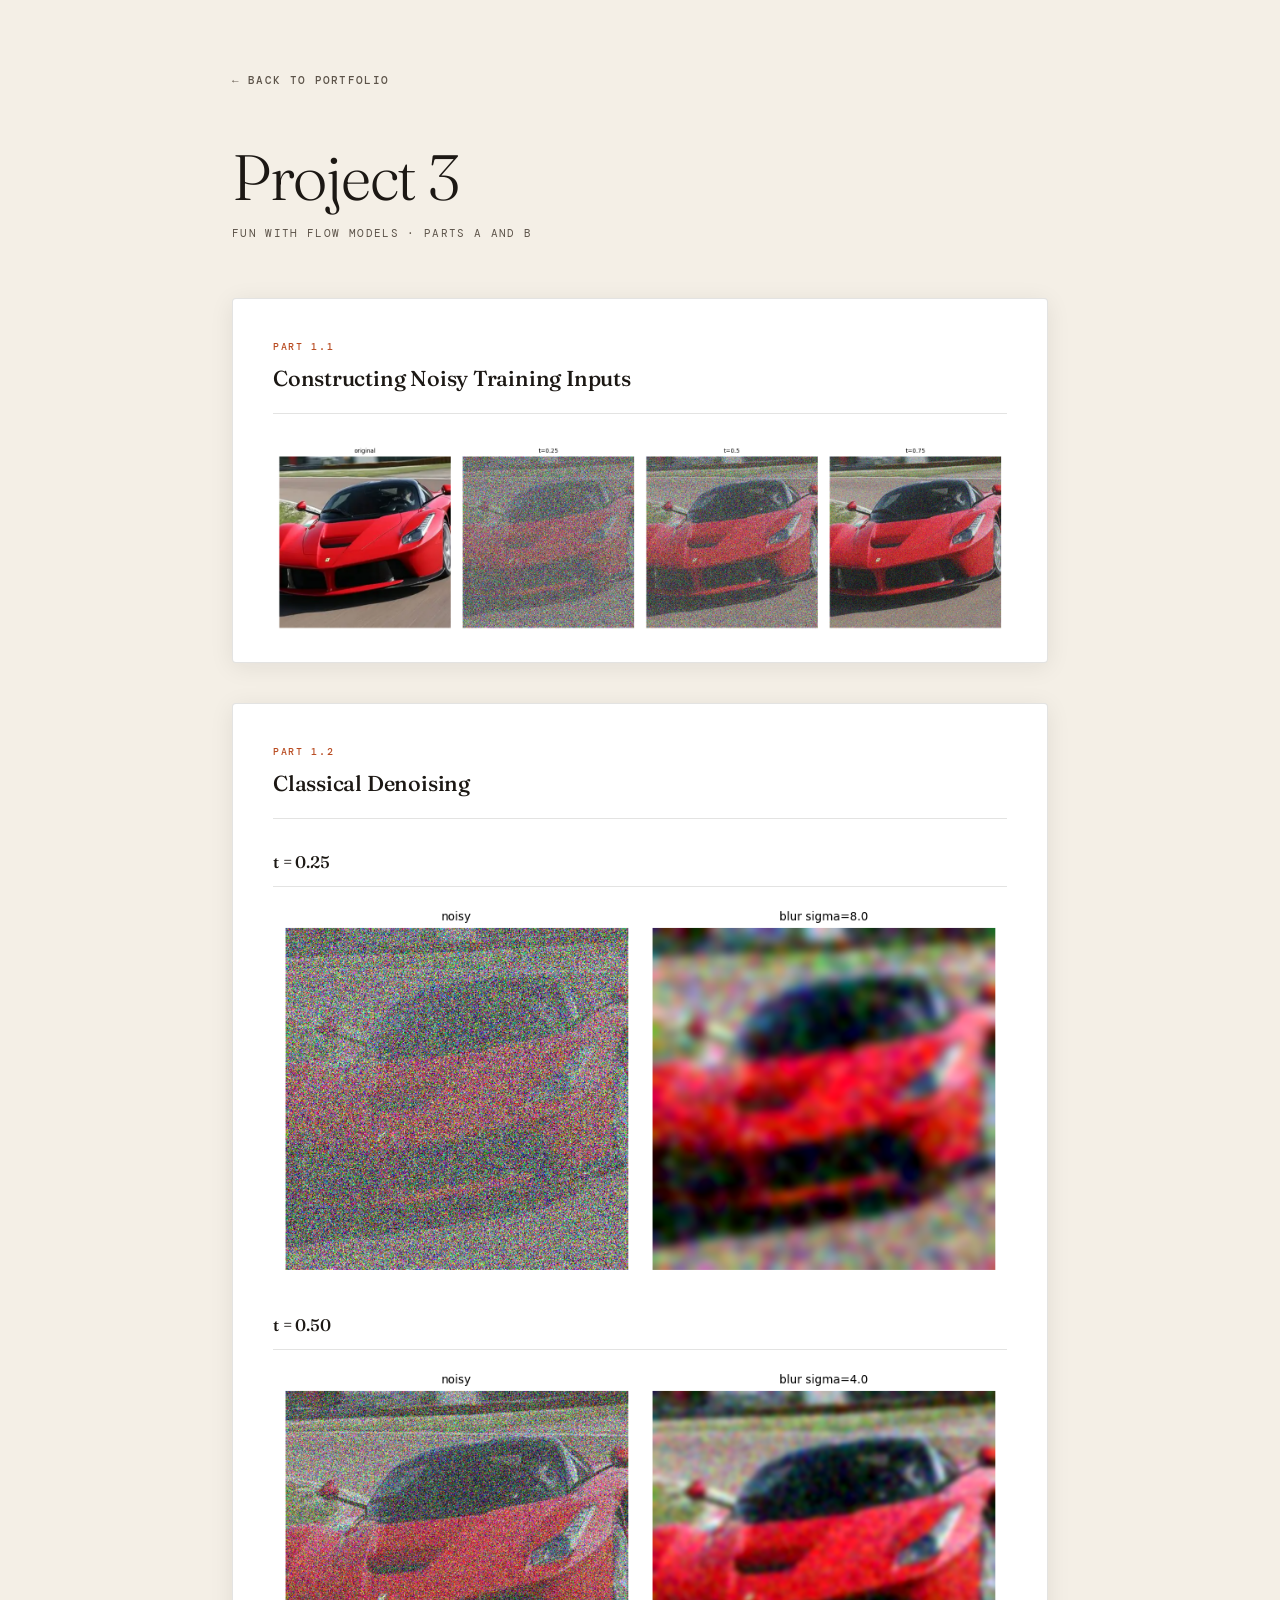
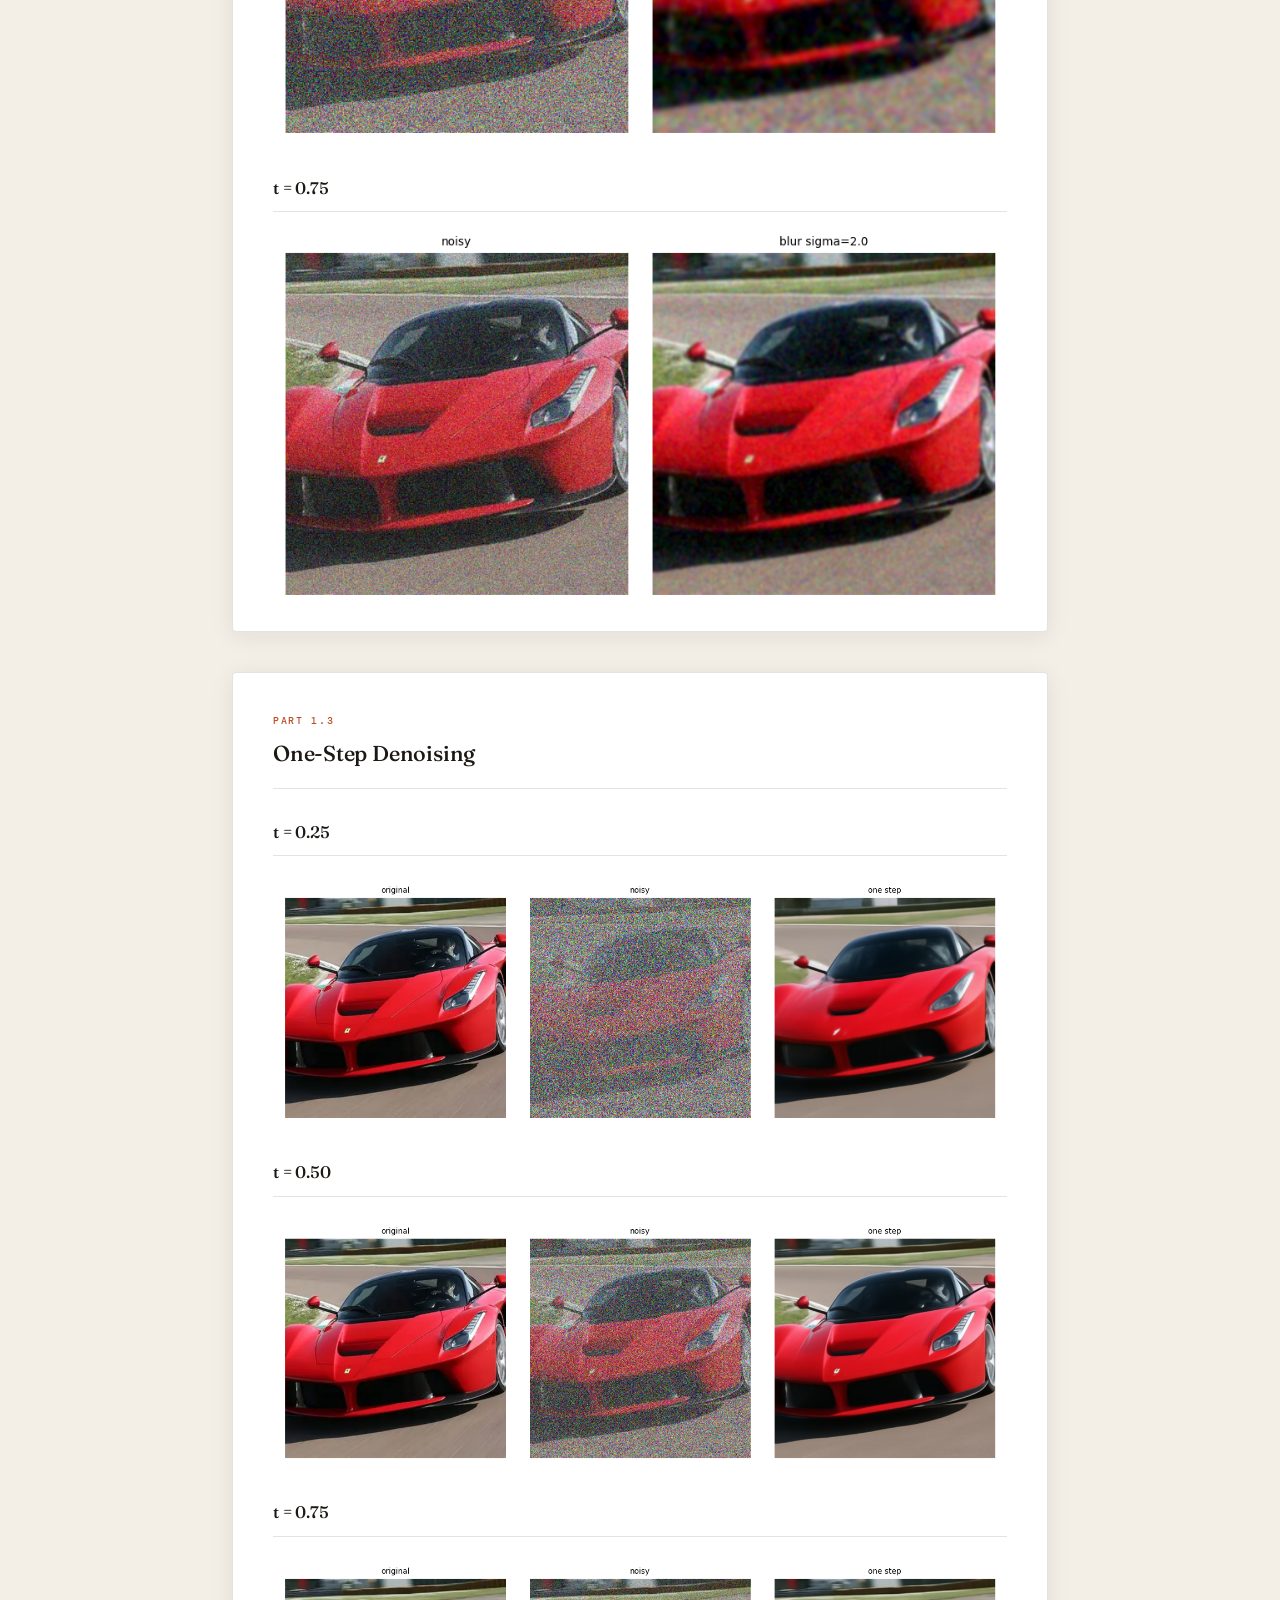
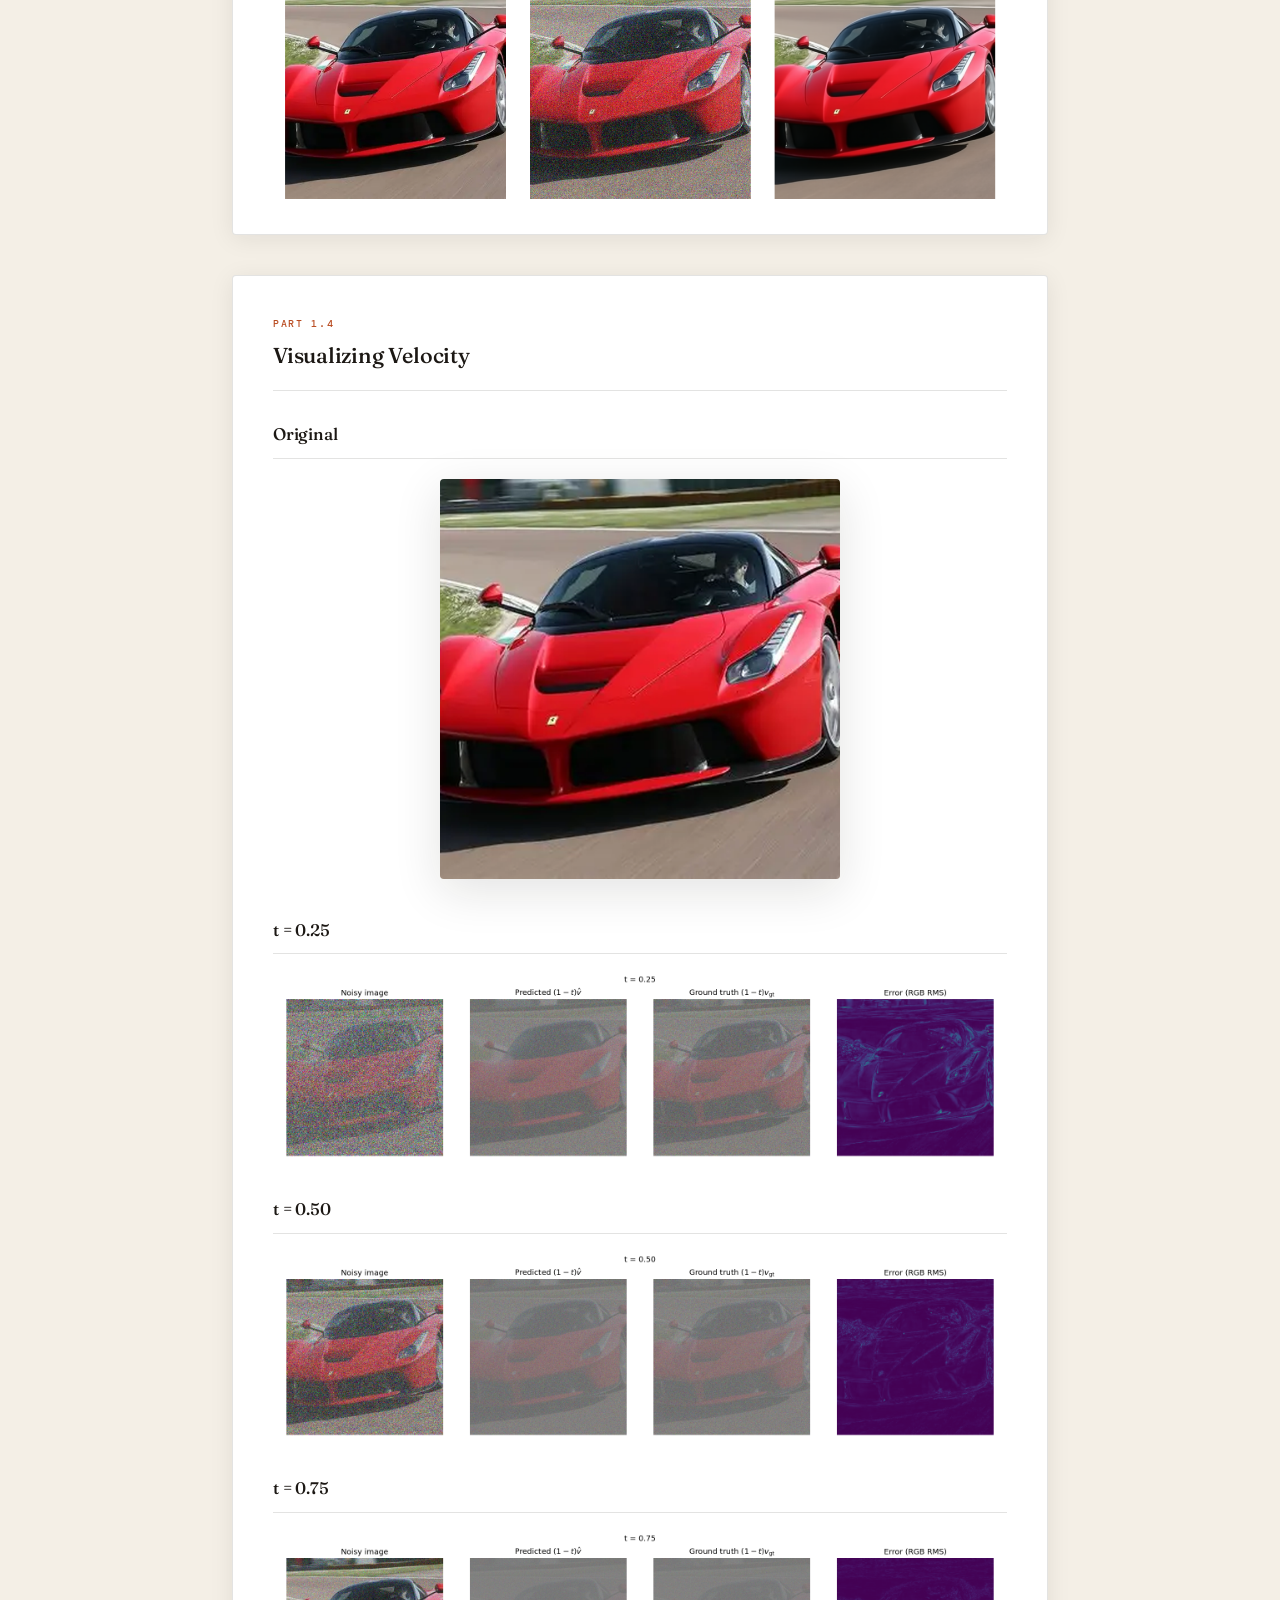
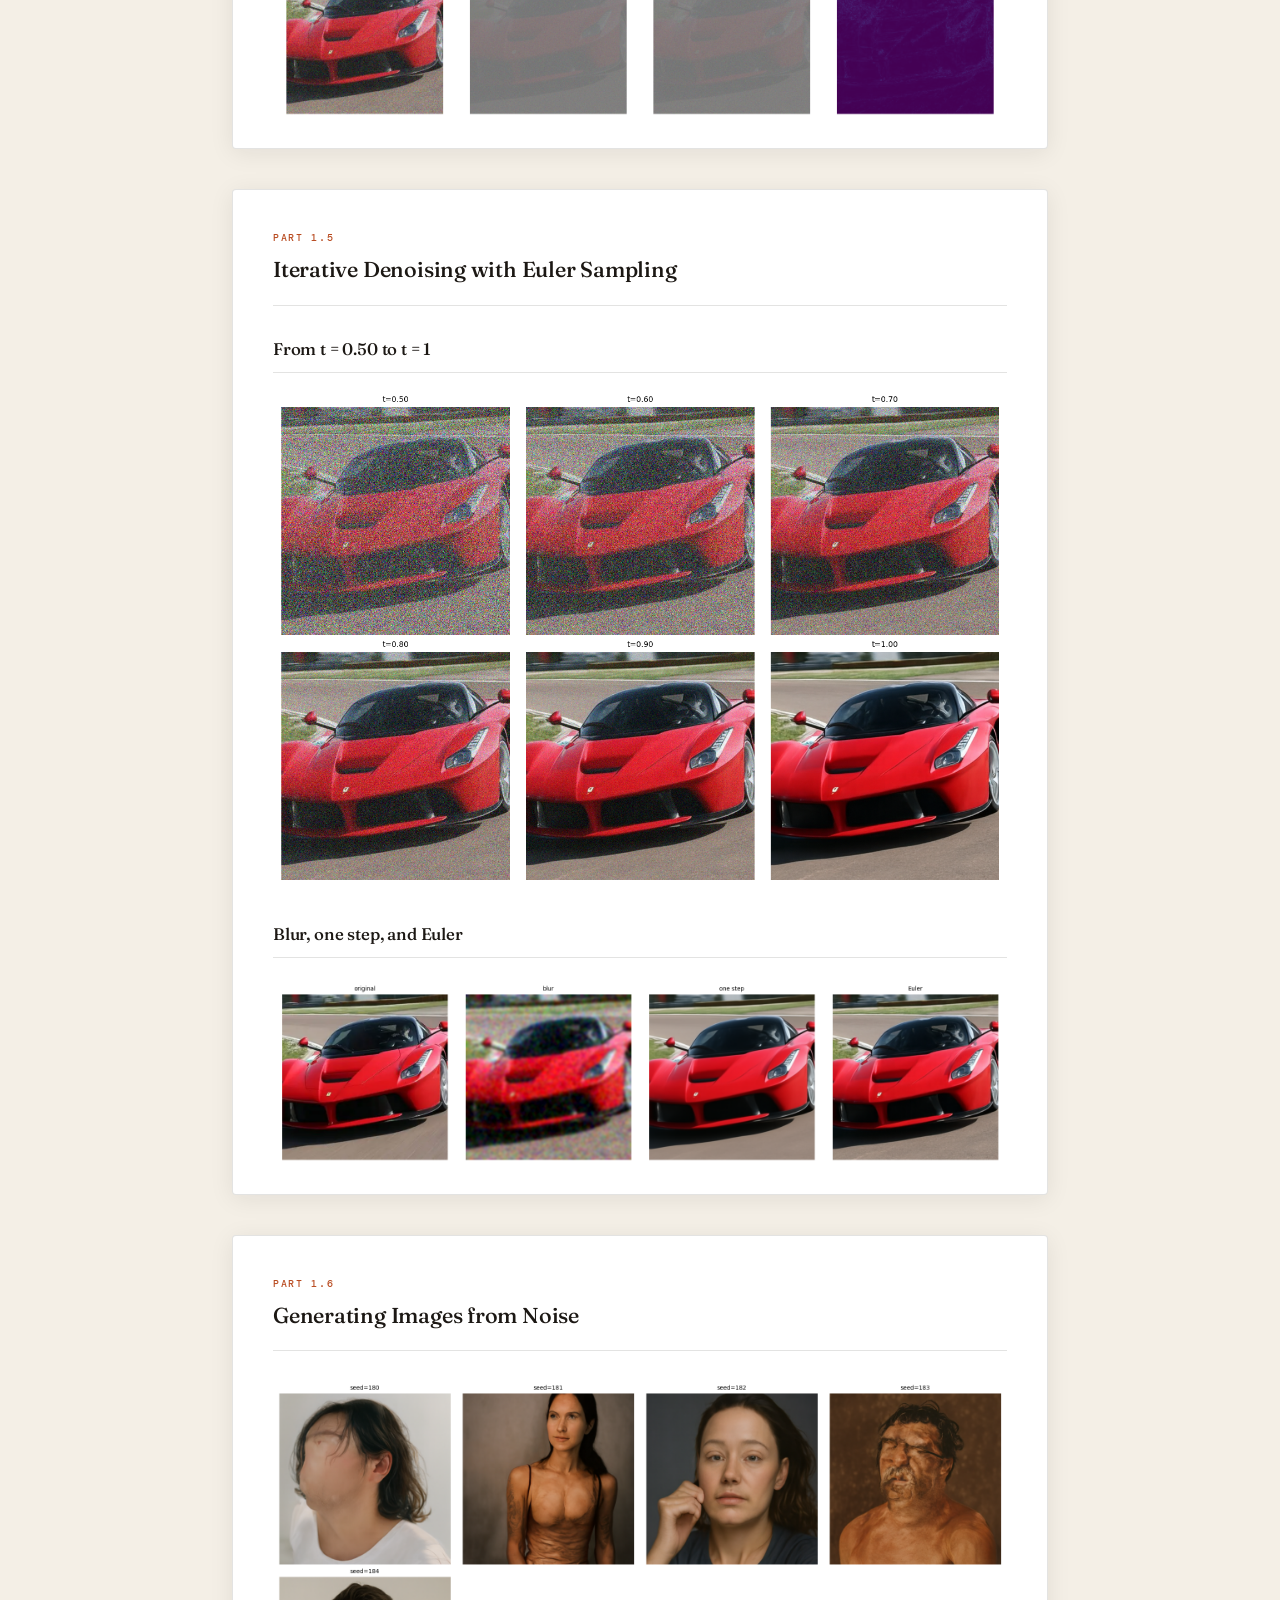
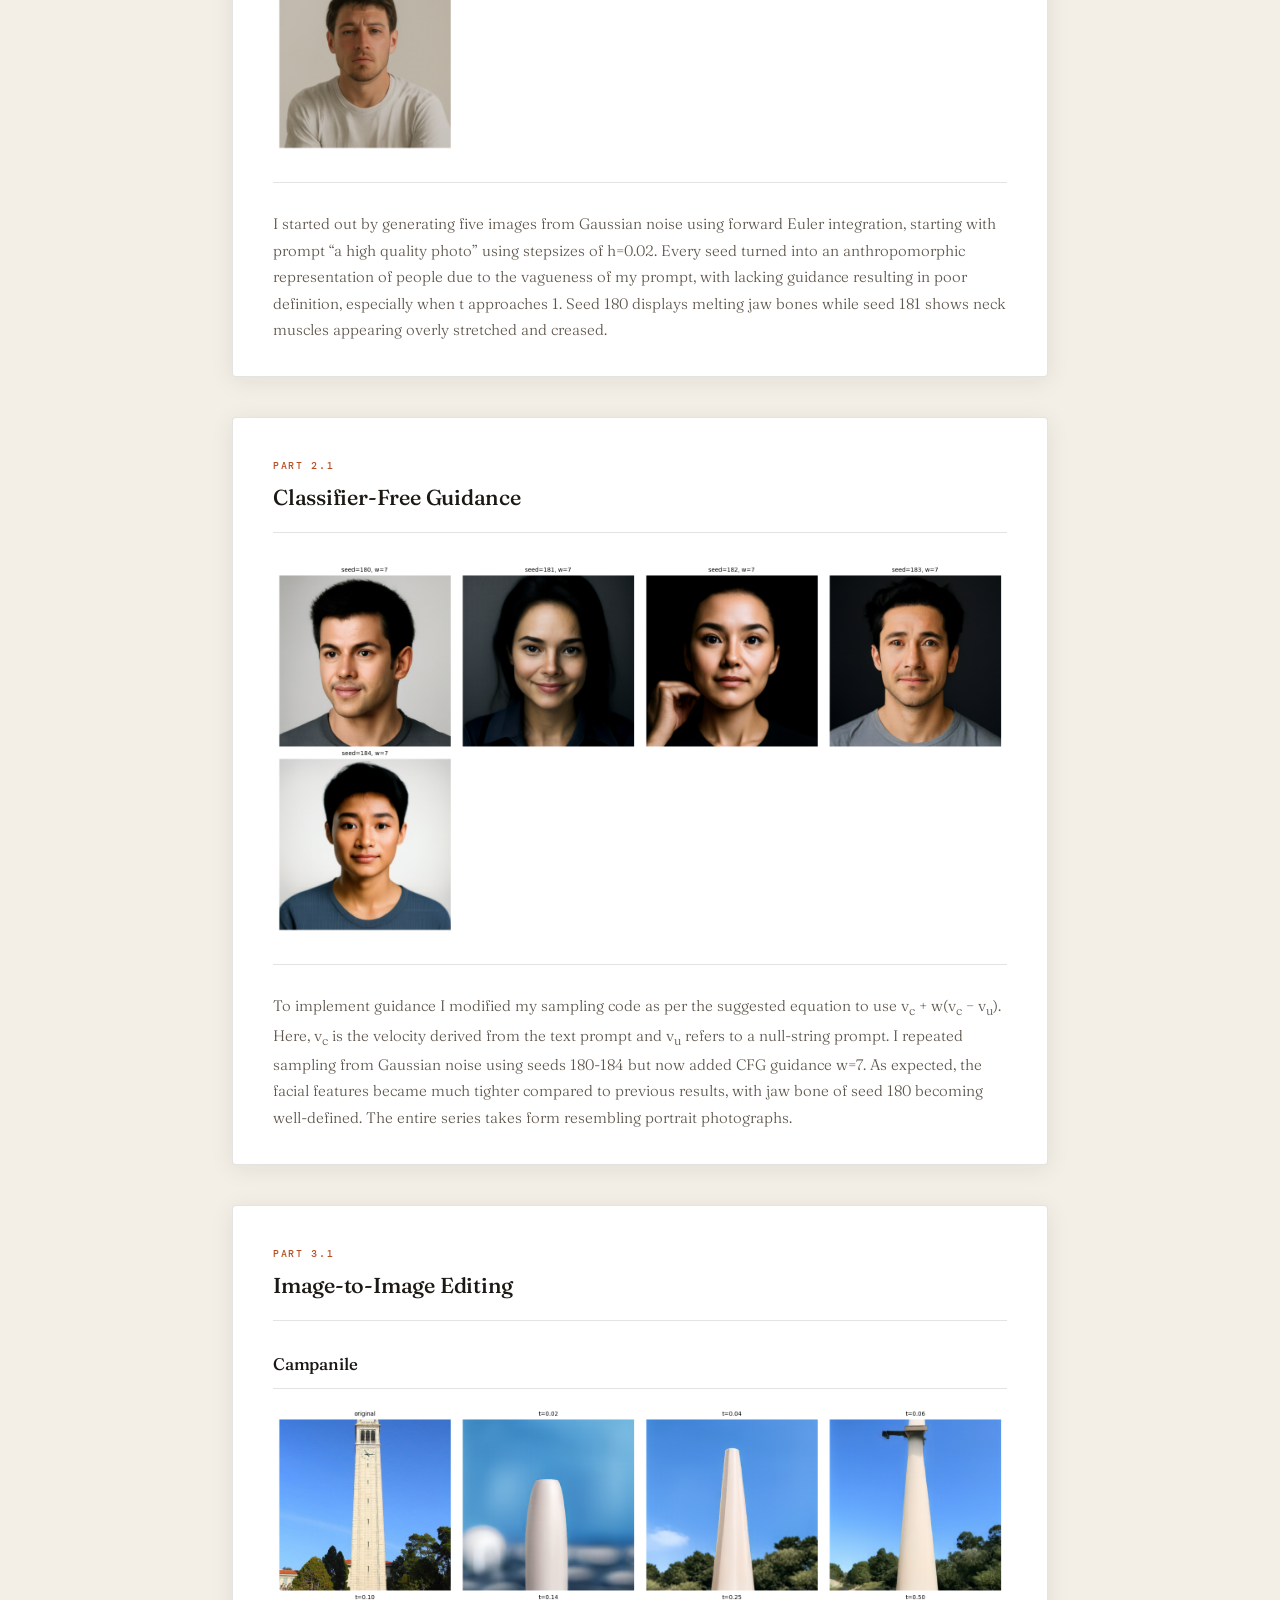
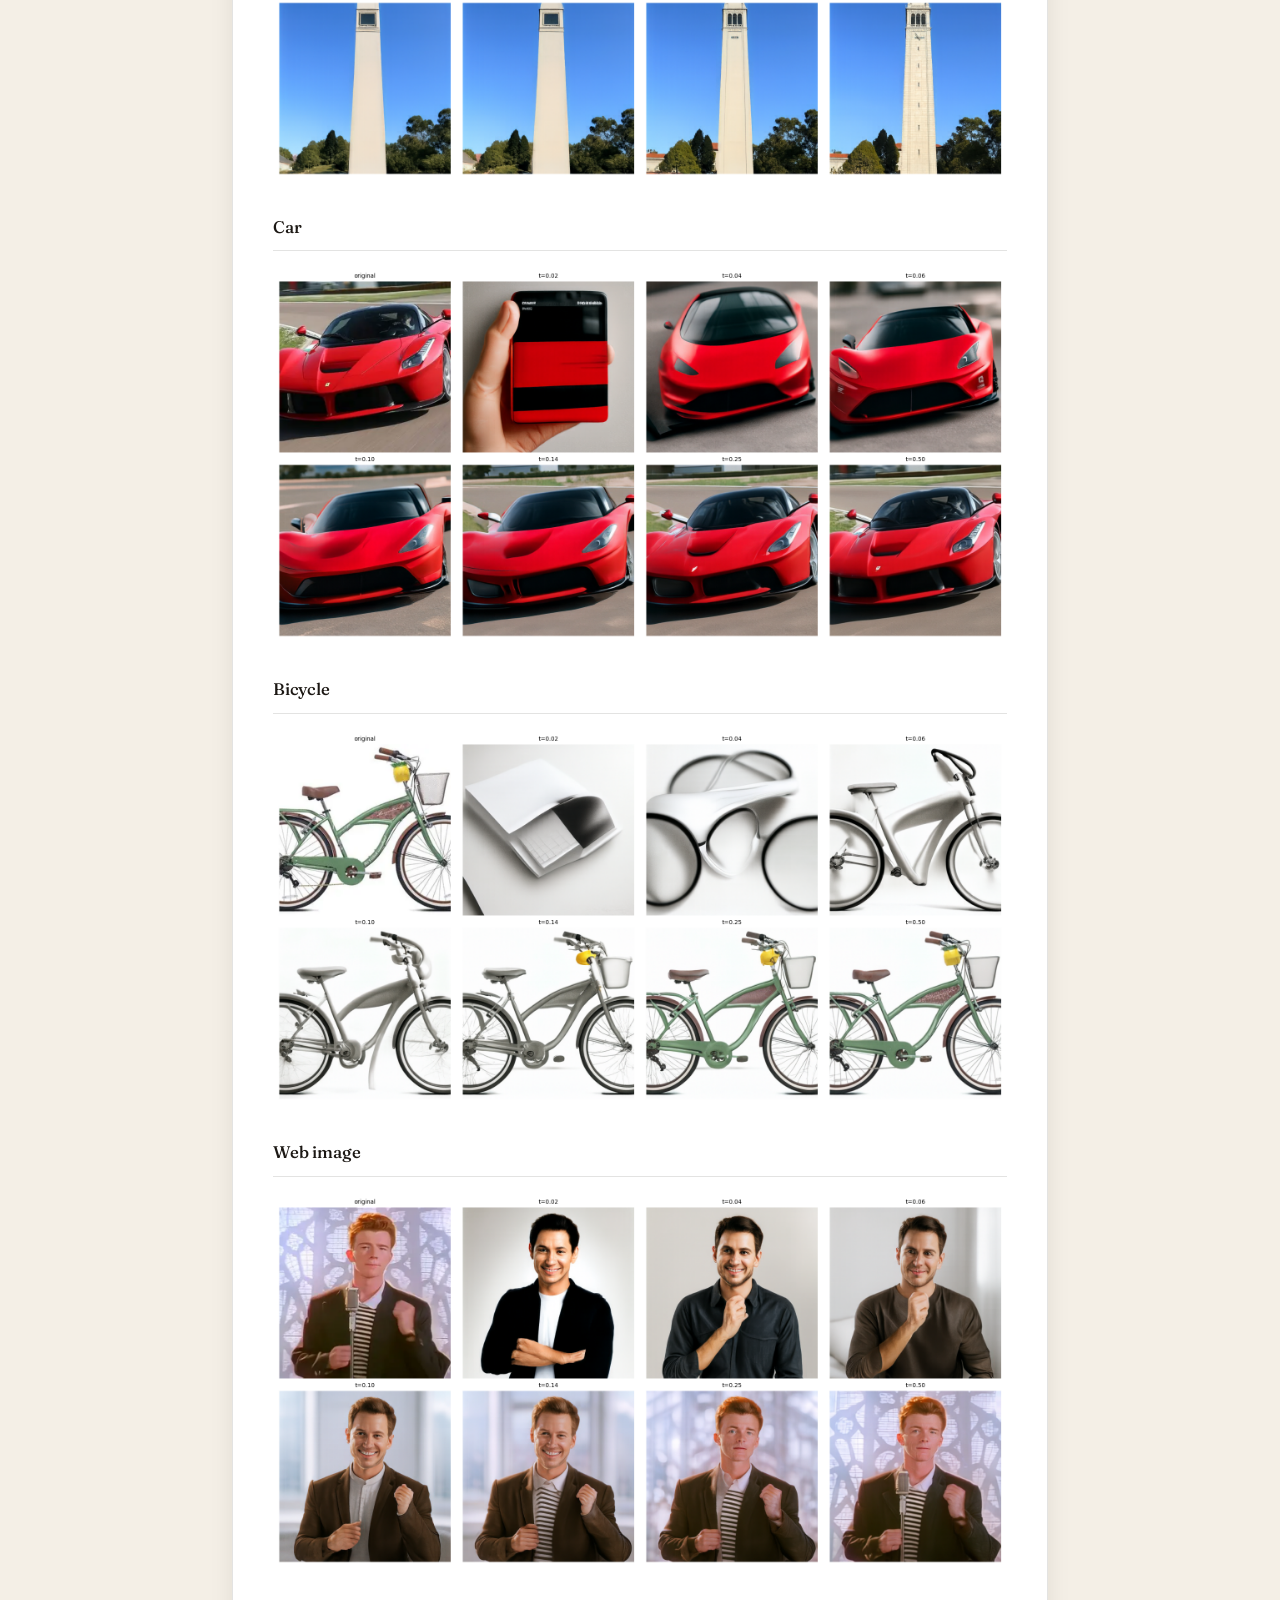
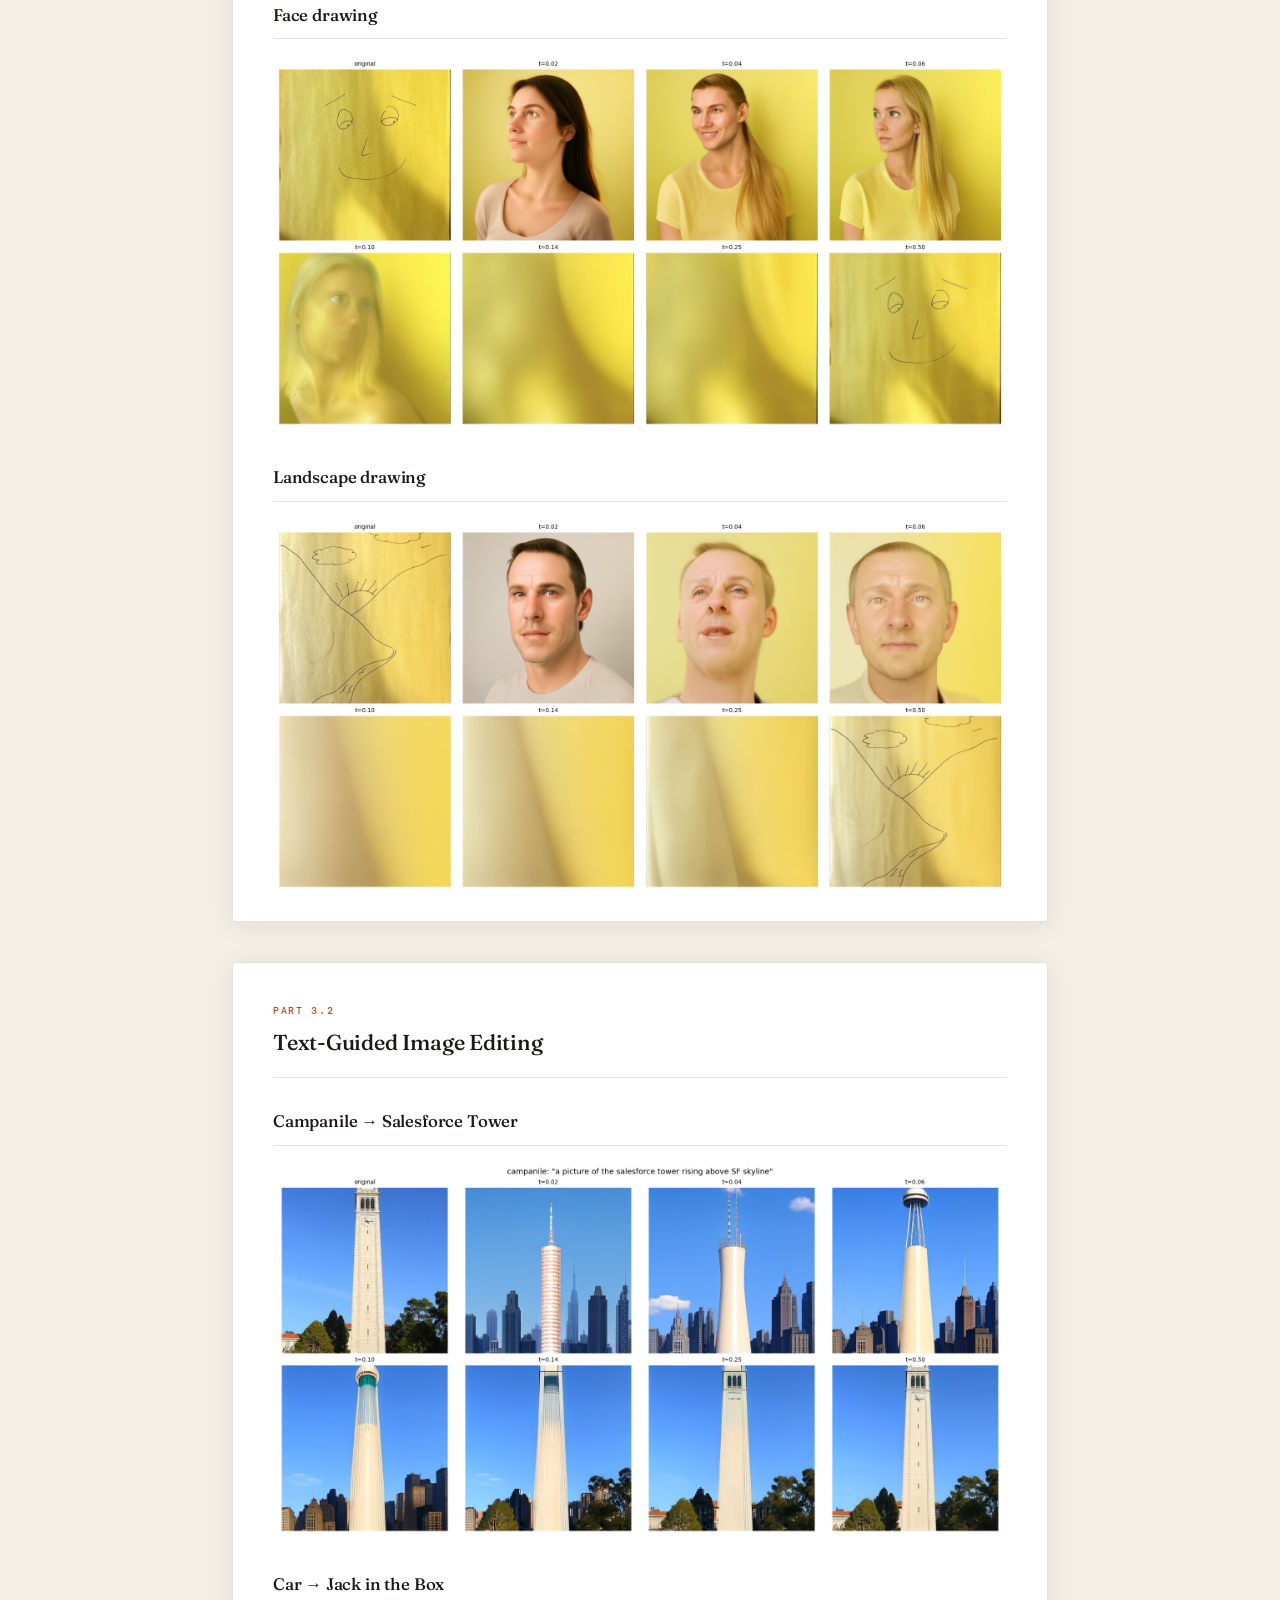
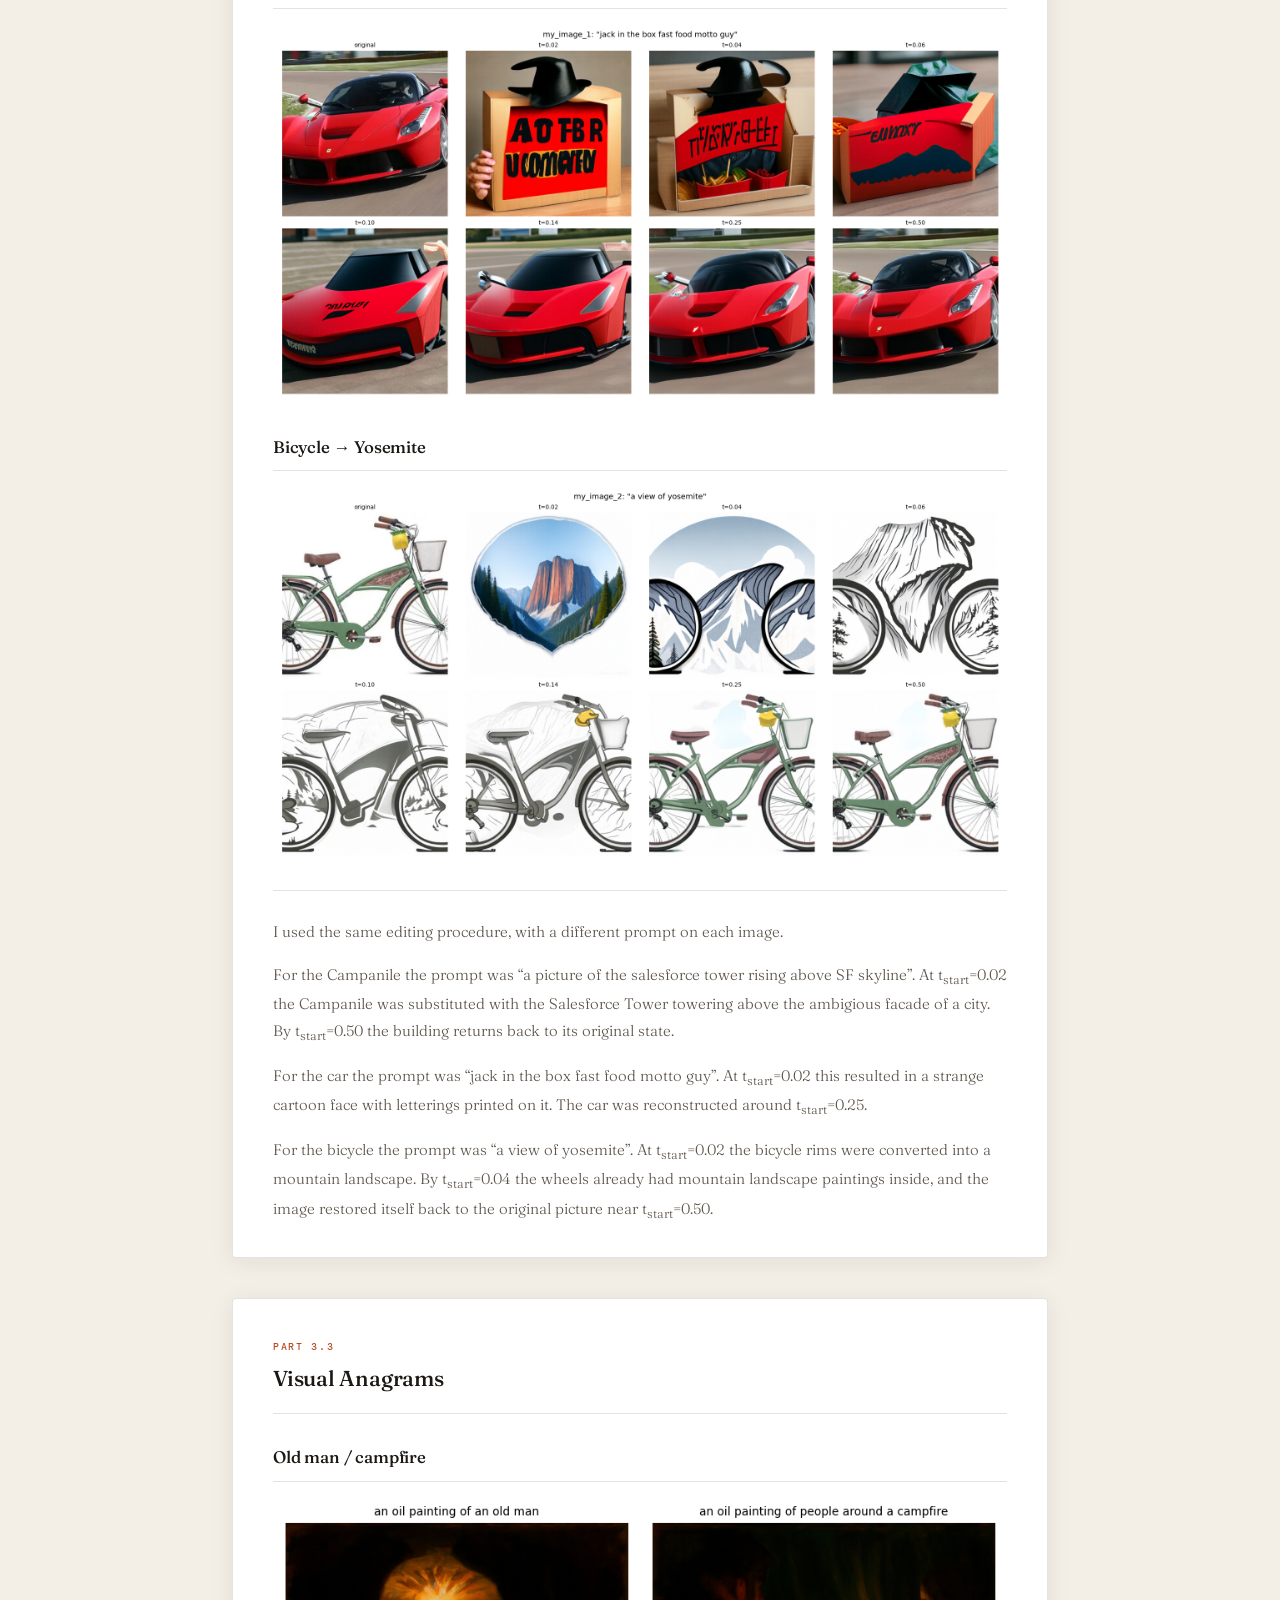
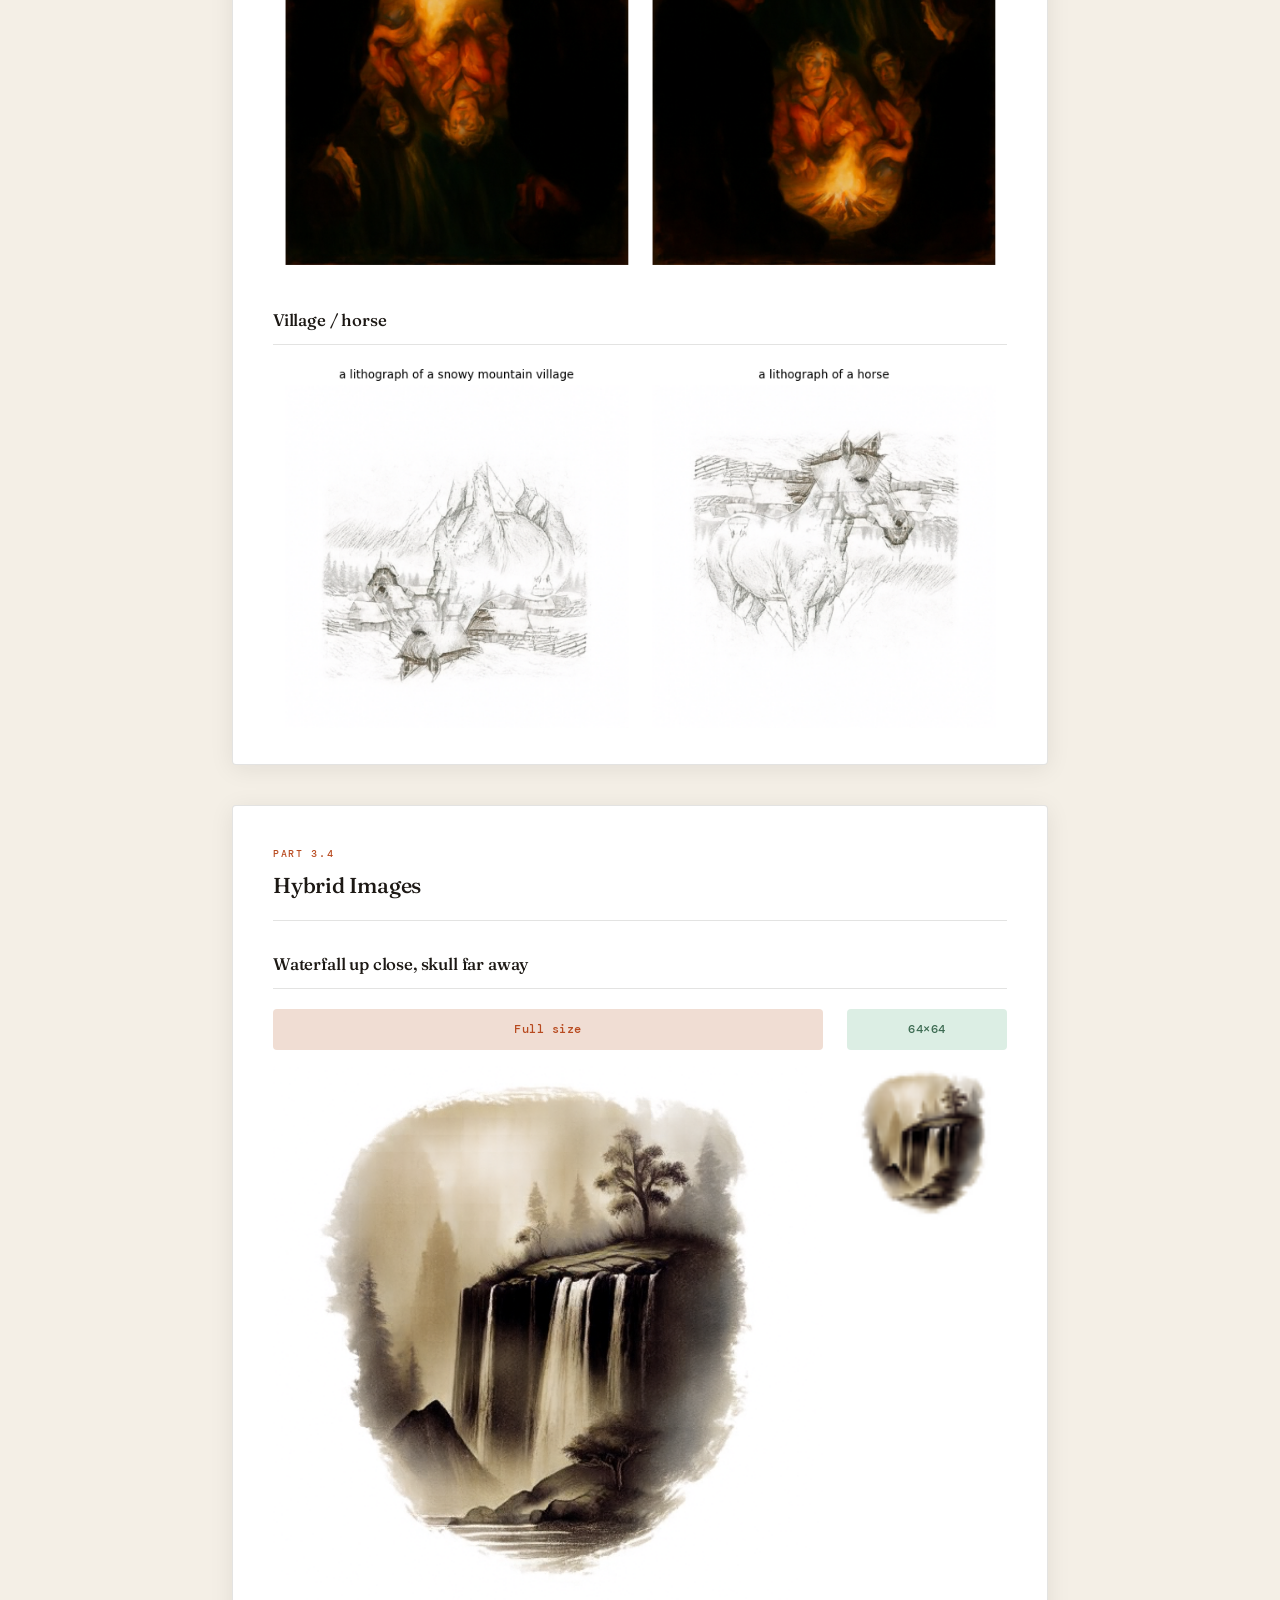
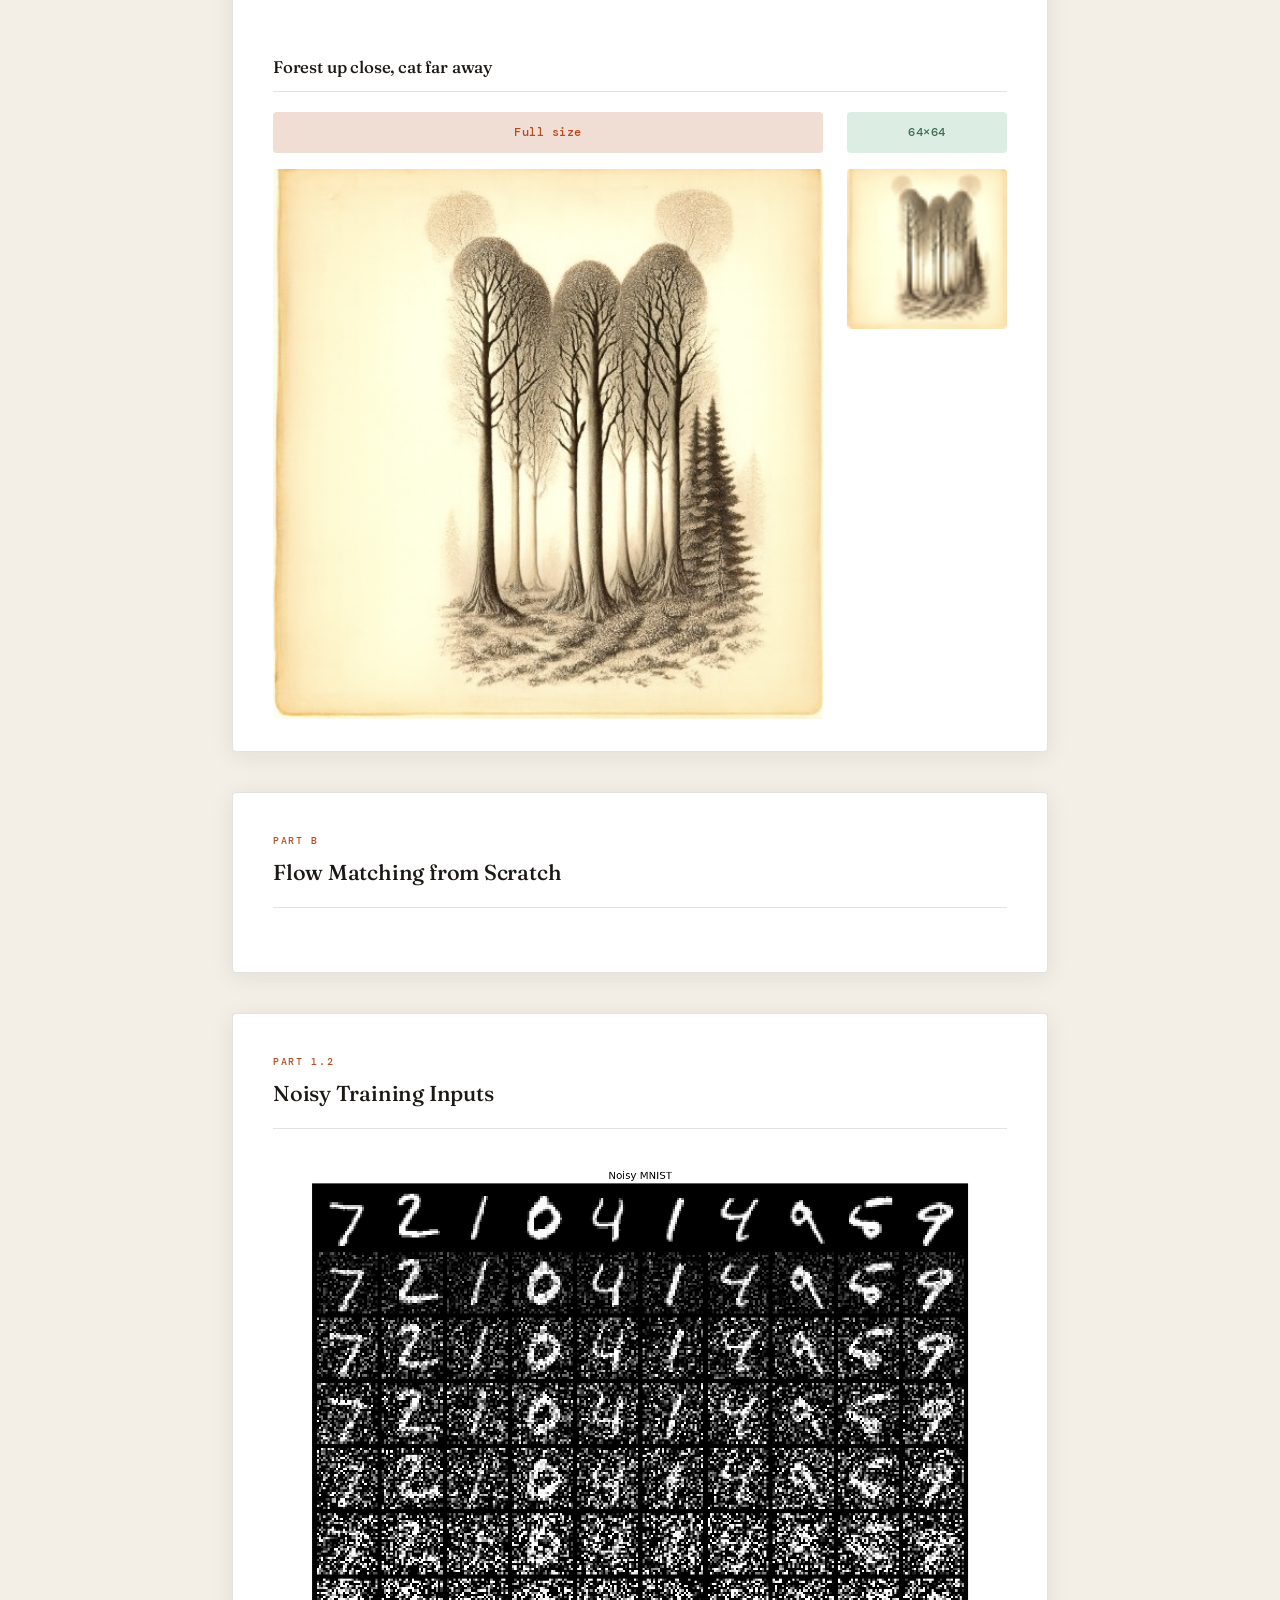
<file: 3/index.html>
<!DOCTYPE html>
<html lang="en">
<head>
    <meta charset="UTF-8">
    <meta name="viewport" content="width=device-width, initial-scale=1.0">
    <title>Project 3 — CS180 Portfolio</title>
    <link rel="stylesheet" href="../style.css?v=3">
</head>
<body>
    <main class="project-page">
        <a class="back-link" href="../index.html">← Back to portfolio</a>

        <header class="project-header">
            <h1>Project 3</h1>
            <p class="subtitle">Fun with Flow Models · Parts A and B</p>
        </header>

        <section class="part">
            <div class="part-heading">
                <span class="part-meta">Part 1.1</span>
                <h2>Constructing Noisy Training Inputs</h2>
            </div>
            <div class="photo-frame"><img src="./results/parta_updated/20261021-022111-632ce4/training_inputs.png" alt="Original car and noisy versions at t = 0.25, 0.50, and 0.75"></div>
        </section>

        <section class="part">
            <div class="part-heading">
                <span class="part-meta">Part 1.2</span>
                <h2>Classical Denoising</h2>
            </div>
            <div class="pyramid-example">
                <div class="example-heading"><h3>t = 0.25</h3></div>
                <div class="photo-frame"><img src="./results/parta_updated/20261021-022111-632ce4/blur_0.25.png" alt="Noisy car at t = 0.25 and its Gaussian blur"></div>
            </div>
            <div class="pyramid-example">
                <div class="example-heading"><h3>t = 0.50</h3></div>
                <div class="photo-frame"><img src="./results/parta_updated/20261021-022111-632ce4/blur_0.5.png" alt="Noisy car at t = 0.50 and blur with sigma 4"></div>
            </div>
            <div class="pyramid-example">
                <div class="example-heading"><h3>t = 0.75</h3></div>
                <div class="photo-frame"><img src="./results/parta_updated/20261021-022111-632ce4/blur_0.75.png" alt="Noisy car at t = 0.75 and its Gaussian blur"></div>
            </div>
        </section>

        <section class="part">
            <div class="part-heading">
                <span class="part-meta">Part 1.3</span>
                <h2>One-Step Denoising</h2>
            </div>
            <div class="pyramid-example">
                <div class="example-heading"><h3>t = 0.25</h3></div>
                <div class="photo-frame"><img src="./results/parta_updated/20261021-022111-632ce4/one_step_0.25.png" alt="Original, noisy, and one-step estimate at t = 0.25"></div>
            </div>
            <div class="pyramid-example">
                <div class="example-heading"><h3>t = 0.50</h3></div>
                <div class="photo-frame"><img src="./results/parta_updated/20261021-022111-632ce4/one_step_0.5.png" alt="Original, noisy, and one-step estimate at t = 0.50"></div>
            </div>
            <div class="pyramid-example">
                <div class="example-heading"><h3>t = 0.75</h3></div>
                <div class="photo-frame"><img src="./results/parta_updated/20261021-022111-632ce4/one_step_0.75.png" alt="Original, noisy, and one-step estimate at t = 0.75"></div>
            </div>
        </section>

        <section class="part">
            <div class="part-heading">
                <span class="part-meta">Part 1.4</span>
                <h2>Visualizing Velocity</h2>
            </div>
            <div class="pyramid-example">
                <div class="example-heading"><h3>Original</h3></div>
                <div class="single-media">
                    <div class="photo-frame"><img src="./results/parta_updated/20261021-022111-632ce4/velocity_original.png" alt="Original car used for velocity comparison"></div>
                </div>
            </div>
            <div class="pyramid-example">
                <div class="example-heading"><h3>t = 0.25</h3></div>
                <div class="photo-frame"><img src="./results/parta_updated/20261021-022111-632ce4/velocity_0.25.png" alt="Predicted update, ground-truth update, and error at t = 0.25"></div>
            </div>
            <div class="pyramid-example">
                <div class="example-heading"><h3>t = 0.50</h3></div>
                <div class="photo-frame"><img src="./results/parta_updated/20261021-022111-632ce4/velocity_0.50.png" alt="Predicted update, ground-truth update, and error at t = 0.50"></div>
            </div>
            <div class="pyramid-example">
                <div class="example-heading"><h3>t = 0.75</h3></div>
                <div class="photo-frame"><img src="./results/parta_updated/20261021-022111-632ce4/velocity_0.75.png" alt="Predicted update, ground-truth update, and error at t = 0.75"></div>
            </div>
        </section>

        <section class="part">
            <div class="part-heading">
                <span class="part-meta">Part 1.5</span>
                <h2>Iterative Denoising with Euler Sampling</h2>
            </div>
            <div class="pyramid-example">
                <div class="example-heading"><h3>From t = 0.50 to t = 1</h3></div>
                <div class="photo-frame"><img src="./results/parta_updated/20261021-022111-632ce4/trajectory.png" alt="Euler trajectory of the car from t = 0.50 to t = 1"></div>
            </div>
            <div class="pyramid-example">
                <div class="example-heading"><h3>Blur, one step, and Euler</h3></div>
                <div class="photo-frame"><img src="./results/parta_updated/20261021-022111-632ce4/comparison.png" alt="Original car compared with blur, one-step, and Euler results"></div>
            </div>
        </section>

        <section class="part">
            <div class="part-heading">
                <span class="part-meta">Part 1.6</span>
                <h2>Generating Images from Noise</h2>
            </div>
            <div class="photo-frame"><img src="./results/parta_updated/20261021-022111-632ce4/conditional_samples.png" alt="Five samples from noise, seeds 180 to 184"></div>
            <div class="part-explanation">
                <p>I started out by generating five images from Gaussian noise using forward Euler integration, starting with prompt “a high quality photo” using stepsizes of h=0.02. Every seed turned into an anthropomorphic representation of people due to the vagueness of my prompt, with lacking guidance resulting in poor definition, especially when t approaches 1. Seed 180 displays melting jaw bones while seed 181 shows neck muscles appearing overly stretched and creased.</p>
            </div>
        </section>

        <section class="part">
            <div class="part-heading">
                <span class="part-meta">Part 2.1</span>
                <h2>Classifier-Free Guidance</h2>
            </div>
            <div class="photo-frame"><img src="./results/parta_updated/20261021-022111-632ce4/cfg_samples.png" alt="Five guided samples at w = 7, seeds 180 to 184"></div>
            <div class="part-explanation">
                <p>To implement guidance I modified my sampling code as per the suggested equation to use v<sub>c</sub> + w(v<sub>c</sub> − v<sub>u</sub>). Here, v<sub>c</sub> is the velocity derived from the text prompt and v<sub>u</sub> refers to a null-string prompt. I repeated sampling from Gaussian noise using seeds 180-184 but now added CFG guidance w=7. As expected, the facial features became much tighter compared to previous results, with jaw bone of seed 180 becoming well-defined. The entire series takes form resembling portrait photographs.</p>
            </div>
        </section>

        <section class="part">
            <div class="part-heading">
                <span class="part-meta">Part 3.1</span>
                <h2>Image-to-Image Editing</h2>
            </div>

            <div class="pyramid-example">
                <div class="example-heading"><h3>Campanile</h3></div>
                <div class="photo-frame"><img src="./results/parta_updated/20261021-022111-632ce4/edit_campanile.png" alt="Campanile edits at seven starting times"></div>
            </div>
            <div class="pyramid-example">
                <div class="example-heading"><h3>Car</h3></div>
                <div class="photo-frame"><img src="./results/parta_updated/20261021-022111-632ce4/edit_my_image_1.png" alt="Car edits at seven starting times"></div>
            </div>
            <div class="pyramid-example">
                <div class="example-heading"><h3>Bicycle</h3></div>
                <div class="photo-frame"><img src="./results/parta_updated/20261021-022111-632ce4/edit_my_image_2.png" alt="Bicycle edits at seven starting times"></div>
            </div>
            <div class="pyramid-example">
                <div class="example-heading"><h3>Web image</h3></div>
                <div class="photo-frame"><img src="./results/parta_updated/20261021-022111-632ce4/edit_web_image.png" alt="Web photo edits at seven starting times"></div>
            </div>
            <div class="pyramid-example">
                <div class="example-heading"><h3>Face drawing</h3></div>
                <div class="photo-frame"><img src="./results/parta_updated/20261021-022111-632ce4/edit_drawing_1.png" alt="Face drawing edits at seven starting times"></div>
            </div>
            <div class="pyramid-example">
                <div class="example-heading"><h3>Landscape drawing</h3></div>
                <div class="photo-frame"><img src="./results/parta_updated/20261021-022111-632ce4/edit_drawing_2.png" alt="Landscape drawing edits at seven starting times"></div>
            </div>

        </section>

        <section class="part">
            <div class="part-heading">
                <span class="part-meta">Part 3.2</span>
                <h2>Text-Guided Image Editing</h2>
            </div>
            <div class="pyramid-example">
                <div class="example-heading"><h3>Campanile → Salesforce Tower</h3></div>
                <div class="photo-frame"><img src="./results/parta_updated/20261021-022111-632ce4/text_edit_campanile.png" alt="Campanile edited toward a Salesforce Tower skyline"></div>
            </div>
            <div class="pyramid-example">
                <div class="example-heading"><h3>Car → Jack in the Box</h3></div>
                <div class="photo-frame"><img src="./results/parta_updated/20261021-022111-632ce4/text_edit_my_image_1.png" alt="Car edited toward a Jack in the Box figure"></div>
            </div>
            <div class="pyramid-example">
                <div class="example-heading"><h3>Bicycle → Yosemite</h3></div>
                <div class="photo-frame"><img src="./results/parta_updated/20261021-022111-632ce4/text_edit_my_image_2.png" alt="Bicycle edited toward a Yosemite view"></div>
            </div>
            <div class="part-explanation">
                <p>I used the same editing procedure, with a different prompt on each image.</p>
                <p>For the Campanile the prompt was “a picture of the salesforce tower rising above SF skyline”. At t<sub>start</sub>=0.02 the Campanile was substituted with the Salesforce Tower towering above the ambigious facade of a city. By t<sub>start</sub>=0.50 the building returns back to its original state.</p>
                <p>For the car the prompt was “jack in the box fast food motto guy”. At t<sub>start</sub>=0.02 this resulted in a strange cartoon face with letterings printed on it. The car was reconstructed around t<sub>start</sub>=0.25.</p>
                <p>For the bicycle the prompt was “a view of yosemite”. At t<sub>start</sub>=0.02 the bicycle rims were converted into a mountain landscape. By t<sub>start</sub>=0.04 the wheels already had mountain landscape paintings inside, and the image restored itself back to the original picture near t<sub>start</sub>=0.50.</p>
            </div>
        </section>

        <section class="part">
            <div class="part-heading">
                <span class="part-meta">Part 3.3</span>
                <h2>Visual Anagrams</h2>
            </div>
            <div class="pyramid-example">
                <div class="example-heading"><h3>Old man / campfire</h3></div>
                <div class="photo-frame"><img src="./results/parta_updated/20261021-022111-632ce4/anagram_views_0.png" alt="Oil painting that reads as an old man upright and a campfire when rotated"></div>
            </div>
            <div class="pyramid-example">
                <div class="example-heading"><h3>Village / horse</h3></div>
                <div class="photo-frame"><img src="./results/parta_updated/20261021-022111-632ce4/anagram_views_1.png" alt="Lithograph that reads as a snowy village upright and a horse when rotated"></div>
            </div>
        </section>

        <section class="part">
            <div class="part-heading">
                <span class="part-meta">Part 3.4</span>
                <h2>Hybrid Images</h2>
            </div>
            <div class="pyramid-example">
                <div class="example-heading"><h3>Waterfall up close, skull far away</h3></div>
                <div class="hybrid-pair">
                    <div class="photo-card">
                        <p class="photo-caption caption-before">Full size</p>
                        <div class="photo-frame"><img src="./results/parta_updated/20261021-022111-632ce4/hybrid_0.png" alt="Hybrid image, full size, reading as a waterfall"></div>
                    </div>
                    <div class="photo-card distant-card">
                        <p class="photo-caption caption-after">64×64</p>
                        <div class="photo-frame"><img src="./results/parta_updated/20261021-022111-632ce4/hybrid_0_distant.png" alt="Same hybrid shown at 64 by 64"></div>
                    </div>
                </div>
            </div>
            <div class="pyramid-example">
                <div class="example-heading"><h3>Forest up close, cat far away</h3></div>
                <div class="hybrid-pair">
                    <div class="photo-card">
                        <p class="photo-caption caption-before">Full size</p>
                        <div class="photo-frame"><img src="./results/parta_updated/20261021-022111-632ce4/hybrid_1.png" alt="Hybrid image, full size, reading as a forest"></div>
                    </div>
                    <div class="photo-card distant-card">
                        <p class="photo-caption caption-after">64×64</p>
                        <div class="photo-frame"><img src="./results/parta_updated/20261021-022111-632ce4/hybrid_1_distant.png" alt="Same hybrid shown at 64 by 64"></div>
                    </div>
                </div>
            </div>
        </section>

        <section class="part">
            <div class="part-heading">
                <span class="part-meta">Part B</span>
                <h2>Flow Matching from Scratch</h2>
            </div>
        </section>

        <section class="part">
            <div class="part-heading">
                <span class="part-meta">Part 1.2</span>
                <h2>Noisy Training Inputs</h2>
            </div>
            <div class="photo-frame"><img src="./results%202/partb/all/noisy_levels.png" alt="Ten MNIST digits at noise levels from sigma 0 to 1"></div>
        </section>

        <section class="part">
            <div class="part-heading">
                <span class="part-meta">Part 1.2.1</span>
                <h2>Training the Denoiser</h2>
            </div>
            <div class="pyramid-example">
                <div class="example-heading"><h3>Training loss</h3></div>
                <div class="photo-frame"><img src="./results%202/partb/all/denoiser_loss.png" alt="Denoiser training loss over optimizer steps"></div>
            </div>
            <div class="pyramid-example">
                <div class="example-heading"><h3>Epoch 1</h3></div>
                <div class="photo-frame"><img src="./results%202/partb/all/denoise_epoch_1.png" alt="Clean, noisy, and denoised test digits after one epoch"></div>
            </div>
            <div class="pyramid-example">
                <div class="example-heading"><h3>Epoch 5</h3></div>
                <div class="photo-frame"><img src="./results%202/partb/all/denoise_epoch_5.png" alt="Clean, noisy, and denoised test digits after five epochs"></div>
            </div>
        </section>

        <section class="part">
            <div class="part-heading">
                <span class="part-meta">Part 1.2.2</span>
                <h2>Out-of-Distribution Testing</h2>
            </div>
            <div class="photo-frame"><img src="./results%202/partb/all/ood_denoising.png" alt="Denoised test digits at sigma 0 through 1"></div>
        </section>

        <section class="part">
            <div class="part-heading">
                <span class="part-meta">Part 1.2.3</span>
                <h2>Denoising Pure Noise</h2>
            </div>
            <div class="pyramid-example">
                <div class="example-heading"><h3>Training loss</h3></div>
                <div class="photo-frame"><img src="./results%202/partb/all/pure_noise_loss.png" alt="Pure-noise denoiser training loss"></div>
            </div>
            <div class="pyramid-example">
                <div class="example-heading"><h3>Epoch 1</h3></div>
                <div class="photo-frame"><img src="./results%202/partb/all/pure_noise_epoch_1.png" alt="Outputs from pure noise after one epoch"></div>
            </div>
            <div class="pyramid-example">
                <div class="example-heading"><h3>Epoch 5</h3></div>
                <div class="photo-frame"><img src="./results%202/partb/all/pure_noise_epoch_5.png" alt="Outputs from pure noise after five epochs"></div>
            </div>
            <div class="part-explanation">
                <p>I trained a fresh UNet for 5 epochs with my chosen hyperparameters (D=128, Learning Rate=1e-4, Batch Size=256). I inputted pure Gaussian noise and targeted a clean digit. After epoch 1 every sample is the same soft gray blob. After epoch 5 the blob is a little sharper but the samples are still almost identical. The inputted noise carries no information about the paired digit, causing MSE to drive every output towards the average training digit, which is depicted as one blurry central stroke.</p>
            </div>
        </section>

        <section class="part">
            <div class="part-heading">
                <span class="part-meta">Part 2.2</span>
                <h2>Training the Time-Conditioned UNet</h2>
            </div>
            <div class="photo-frame"><img src="./results%202/partb/all/time_conditioned_loss.png" alt="Time-conditioned flow matching loss"></div>
        </section>

        <section class="part">
            <div class="part-heading">
                <span class="part-meta">Part 2.3</span>
                <h2>Sampling from the Time-Conditioned UNet</h2>
            </div>
            <div class="pyramid-example">
                <div class="example-heading"><h3>Epoch 1</h3></div>
                <div class="photo-frame"><img src="./results%202/partb/all/time_sample_epoch_1.png" alt="Time-conditioned samples after one epoch"></div>
            </div>
            <div class="pyramid-example">
                <div class="example-heading"><h3>Epoch 5</h3></div>
                <div class="photo-frame"><img src="./results%202/partb/all/time_sample_epoch_5.png" alt="Time-conditioned samples after five epochs"></div>
            </div>
            <div class="pyramid-example">
                <div class="example-heading"><h3>Epoch 10</h3></div>
                <div class="photo-frame"><img src="./results%202/partb/all/time_sample_epoch_10.png" alt="Time-conditioned samples after ten epochs"></div>
            </div>
        </section>

        <section class="part">
            <div class="part-heading">
                <span class="part-meta">Part 2.5</span>
                <h2>Training the Class-Conditioned UNet</h2>
            </div>
            <div class="pyramid-example">
                <div class="example-heading"><h3>With the learning-rate schedule</h3></div>
                <div class="photo-frame"><img src="./results%202/partb/all/class_conditioned_loss.png" alt="Class-conditioned training loss with the exponential schedule"></div>
            </div>
            <div class="pyramid-example">
                <div class="example-heading"><h3>Constant learning rate</h3></div>
                <div class="photo-frame"><img src="./results%202/partb/all/class_conditioned_no_scheduler_loss.png" alt="Class-conditioned training loss with a constant learning rate"></div>
            </div>
        </section>

        <section class="part">
            <div class="part-heading">
                <span class="part-meta">Part 2.6</span>
                <h2>Sampling from the Class-Conditioned UNet</h2>
            </div>
            <div class="pyramid-example">
                <div class="example-heading"><h3>Scheduled, epoch 1</h3></div>
                <div class="photo-frame"><img src="./results%202/partb/all/class_sample_epoch_1.png" alt="Four samples of each digit after one scheduled epoch"></div>
            </div>
            <div class="pyramid-example">
                <div class="example-heading"><h3>Scheduled, epoch 5</h3></div>
                <div class="photo-frame"><img src="./results%202/partb/all/class_sample_epoch_5.png" alt="Four samples of each digit after five scheduled epochs"></div>
            </div>
            <div class="pyramid-example">
                <div class="example-heading"><h3>Scheduled, epoch 10</h3></div>
                <div class="photo-frame"><img src="./results%202/partb/all/class_sample_epoch_10.png" alt="Four samples of each digit after ten scheduled epochs"></div>
            </div>
            <div class="pyramid-example">
                <div class="example-heading"><h3>No schedule, epoch 1</h3></div>
                <div class="photo-frame"><img src="./results%202/partb/all/class_nosched_epoch_1.png" alt="Four samples of each digit after one epoch without a schedule"></div>
            </div>
            <div class="pyramid-example">
                <div class="example-heading"><h3>No schedule, epoch 5</h3></div>
                <div class="photo-frame"><img src="./results%202/partb/all/class_nosched_epoch_5.png" alt="Four samples of each digit after five epochs without a schedule"></div>
            </div>
            <div class="pyramid-example">
                <div class="example-heading"><h3>No schedule, epoch 10</h3></div>
                <div class="photo-frame"><img src="./results%202/partb/all/class_nosched_epoch_10.png" alt="Four samples of each digit after ten epochs without a schedule"></div>
            </div>
            <div class="part-explanation">
                <p>Each grid is four samples of every digit from 0 through 9, drawn with 300 Euler steps. Each column displays its digit with unclear strokes post one epoch. Subsequently, the columns are readable as digits 0 through 9 by epoch 10. I left the non-scheduler run at a learning rate of 1e-2 for all 10 epochs. This resulted in readable digits with mild graininess.</p>
            </div>
        </section>
    </main>

    <footer>
        <p>Divit Chopra · UC Berkeley</p>
    </footer>
</body>
</html>
</file>
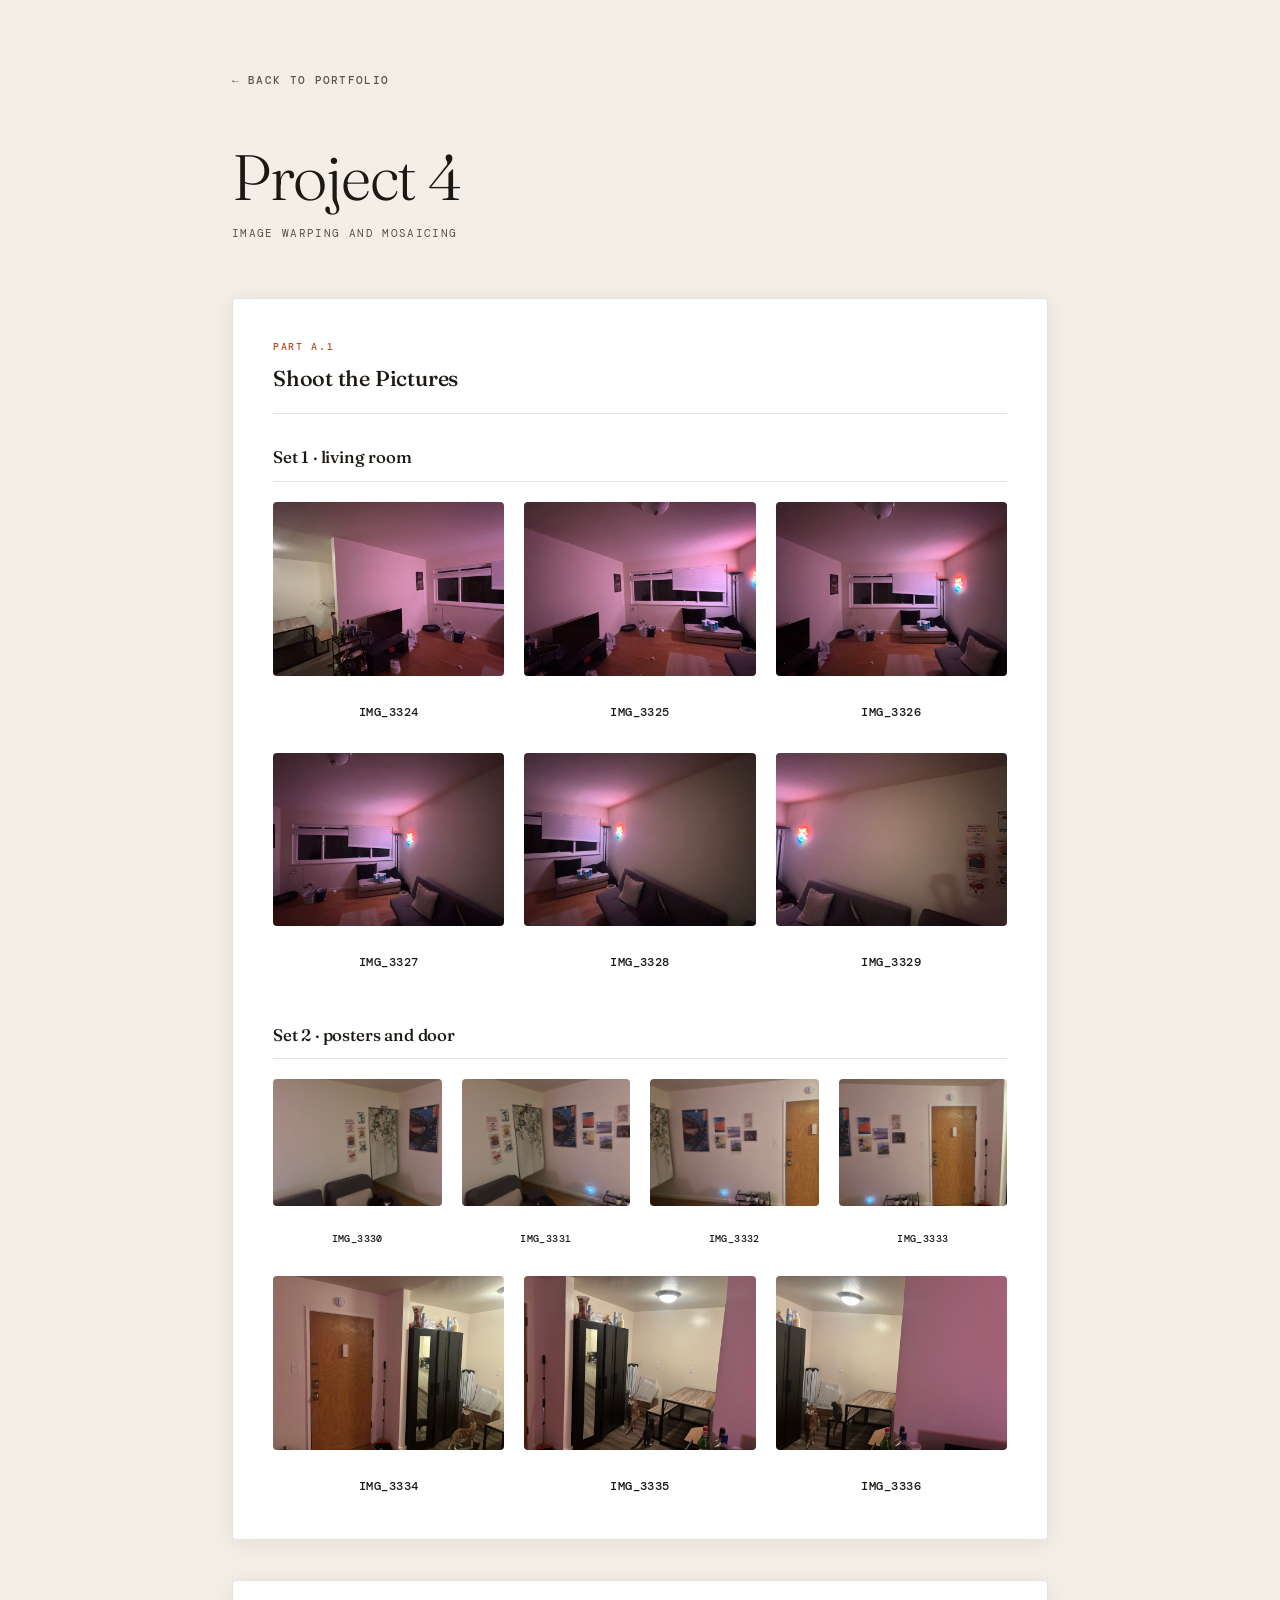
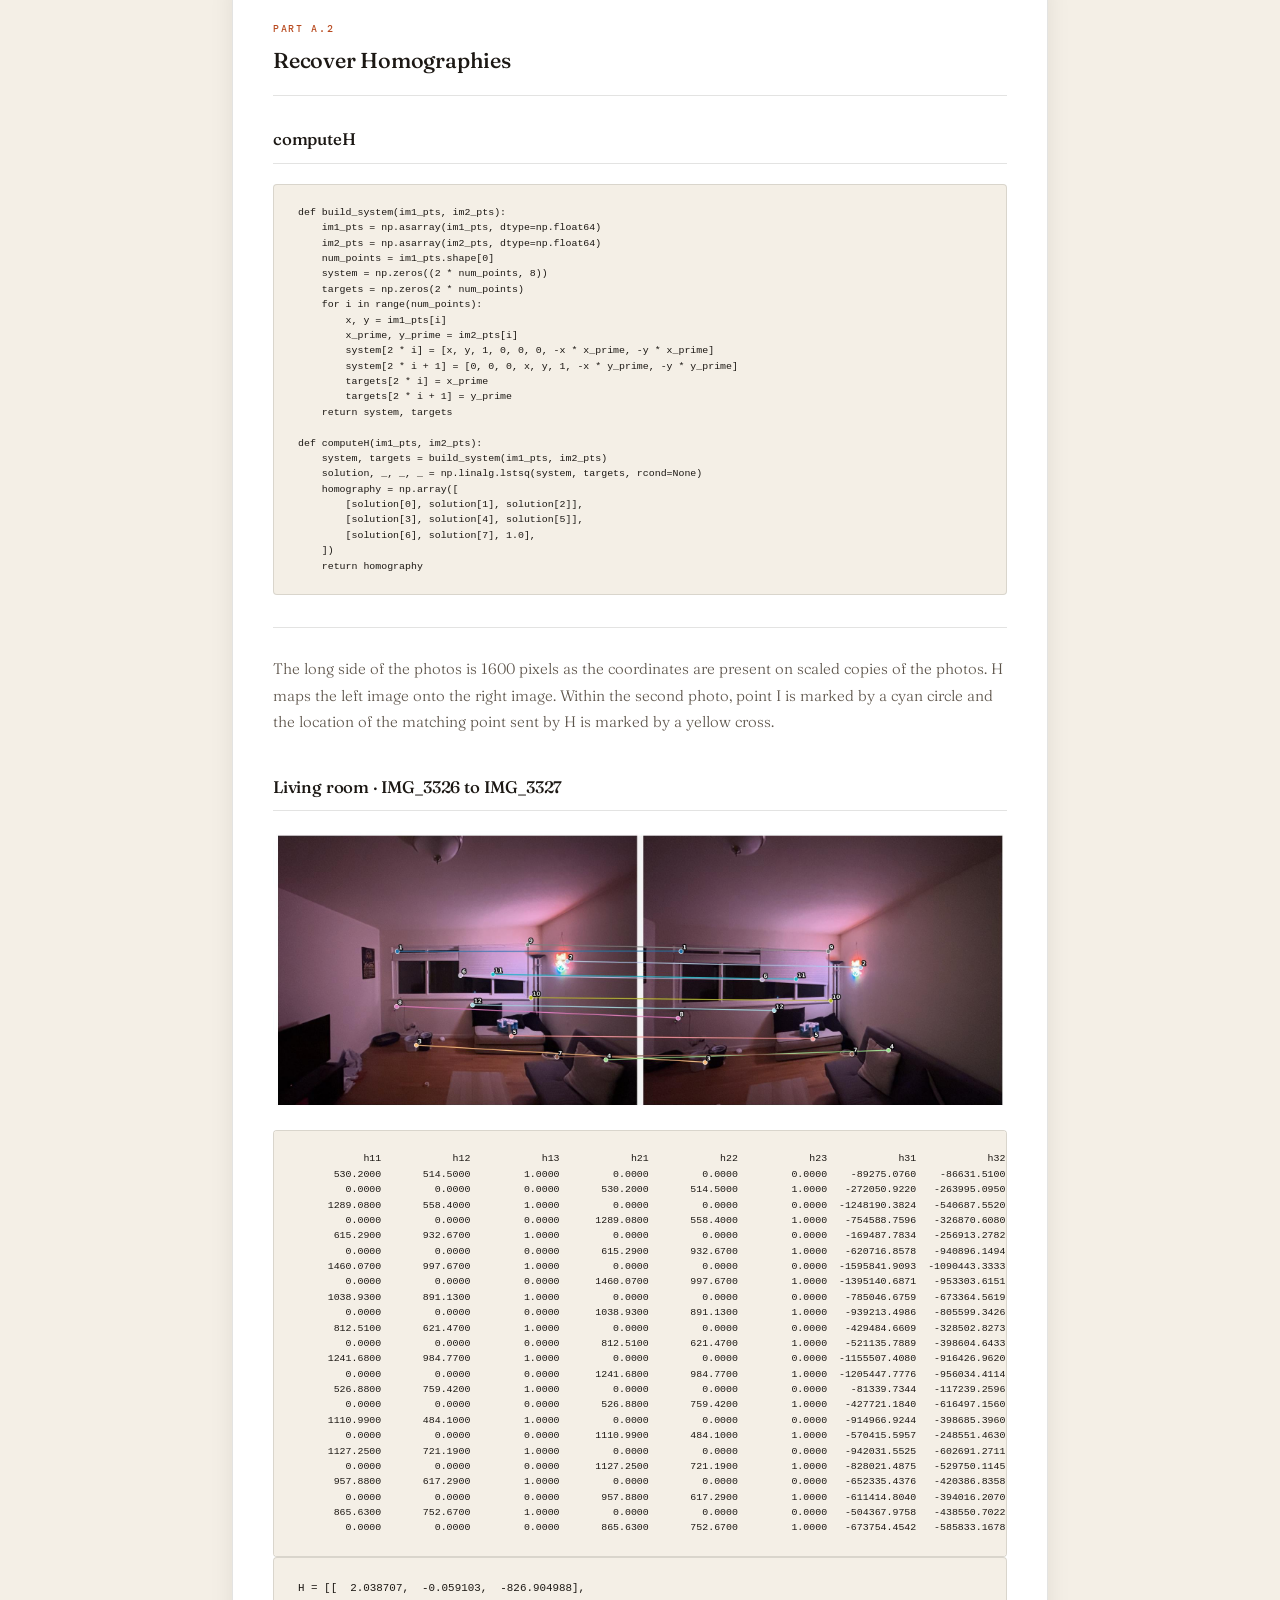
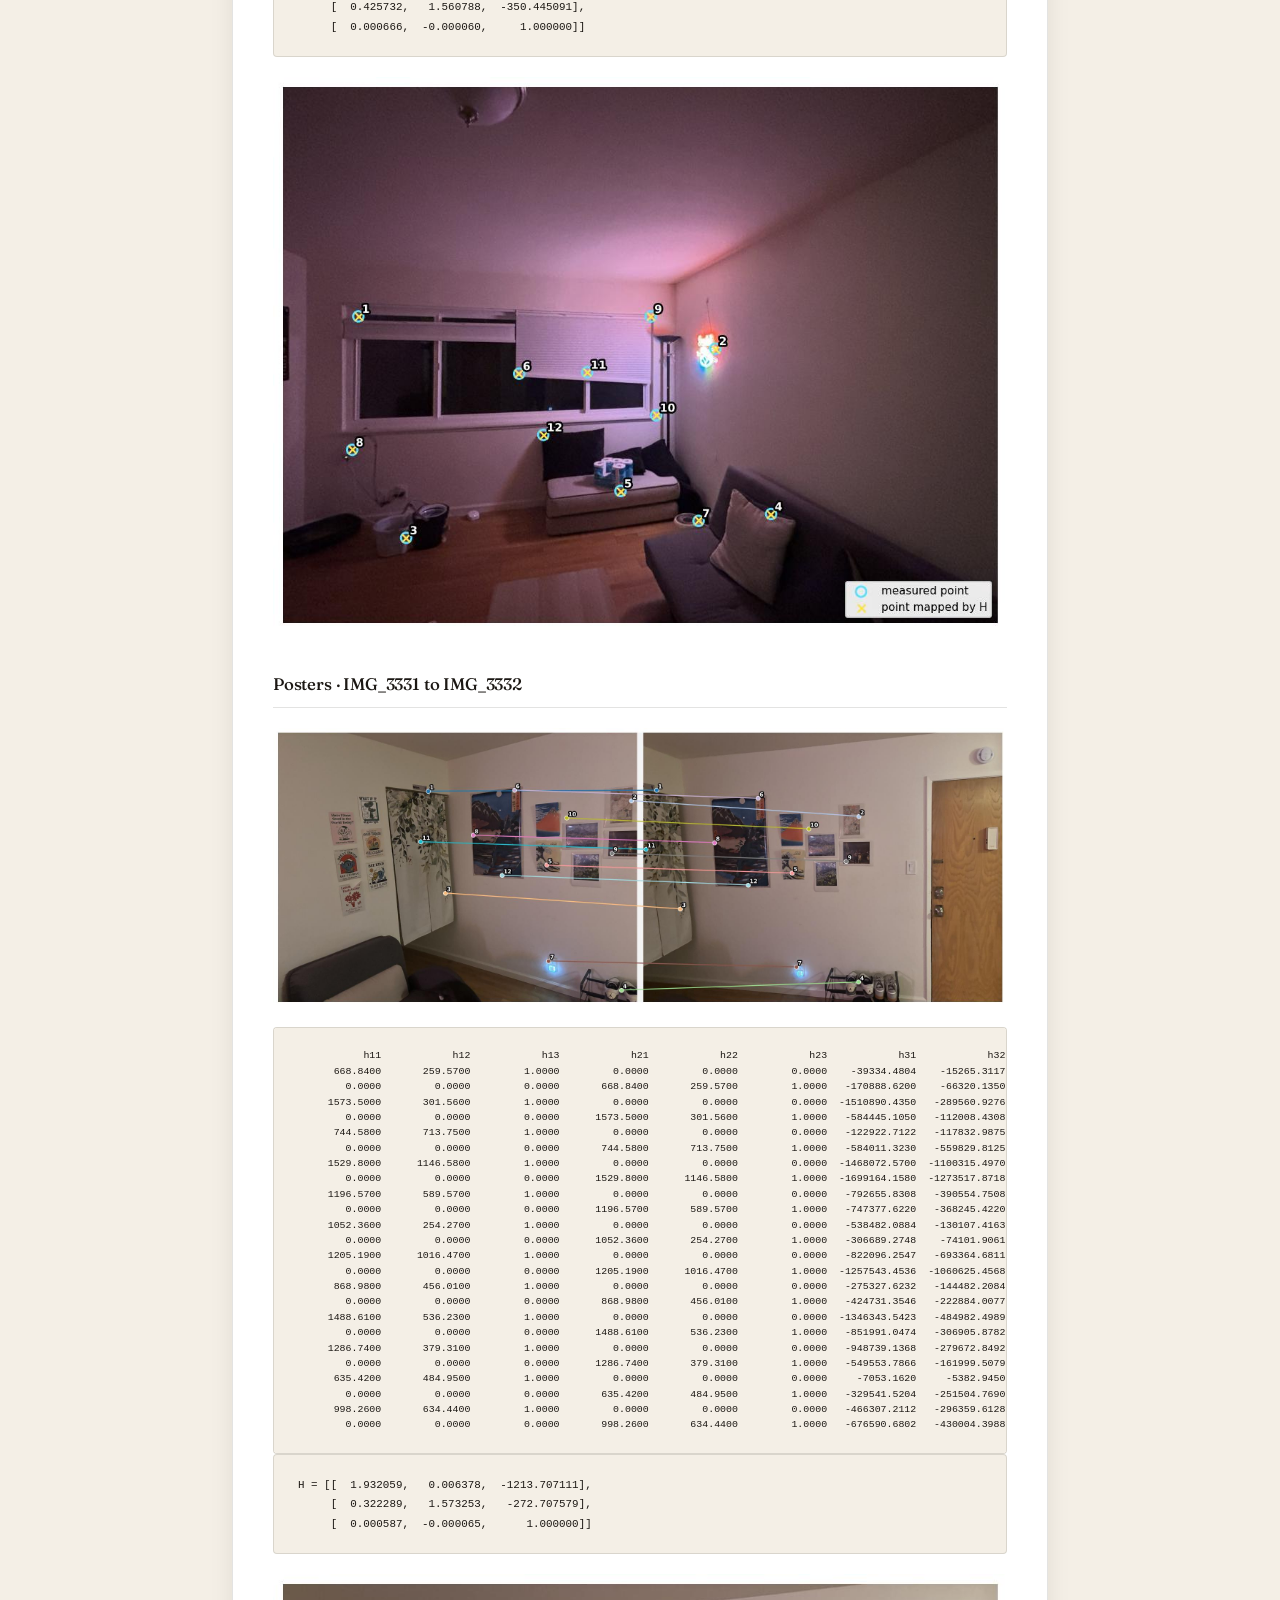
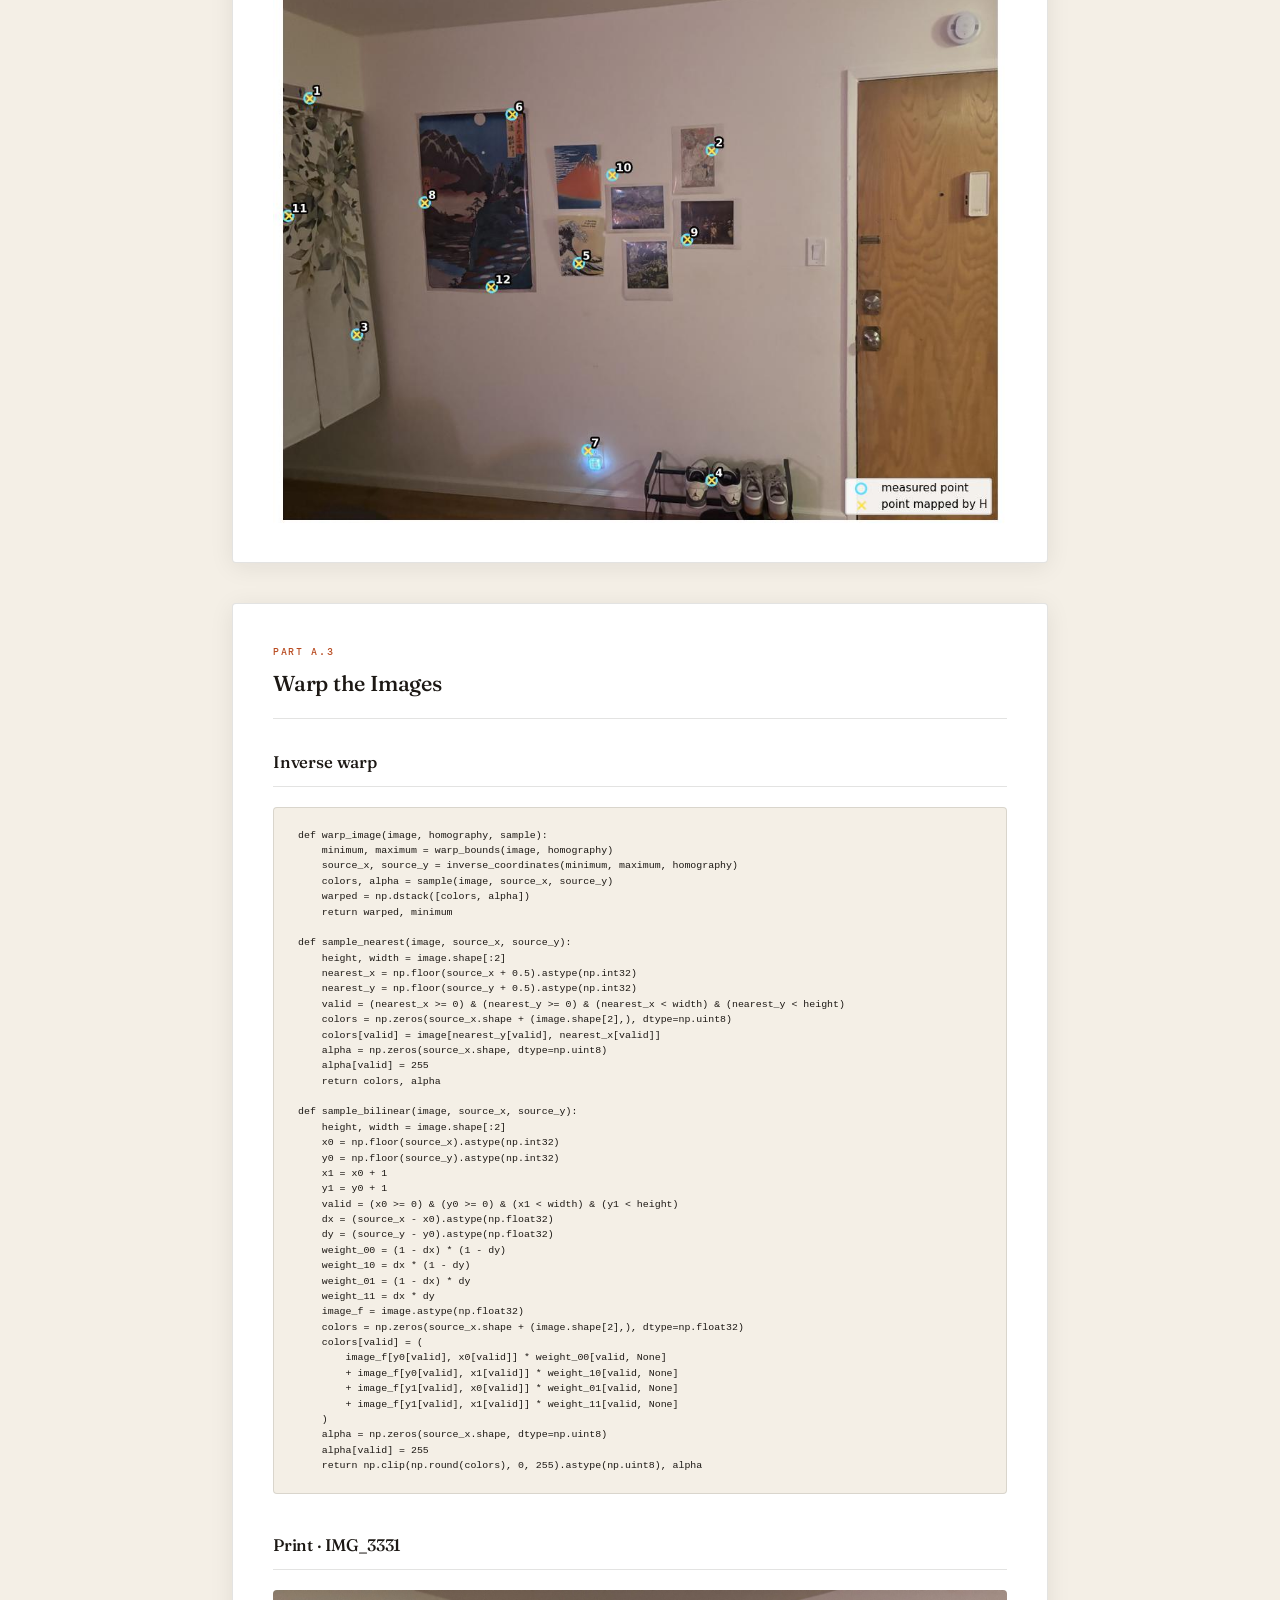
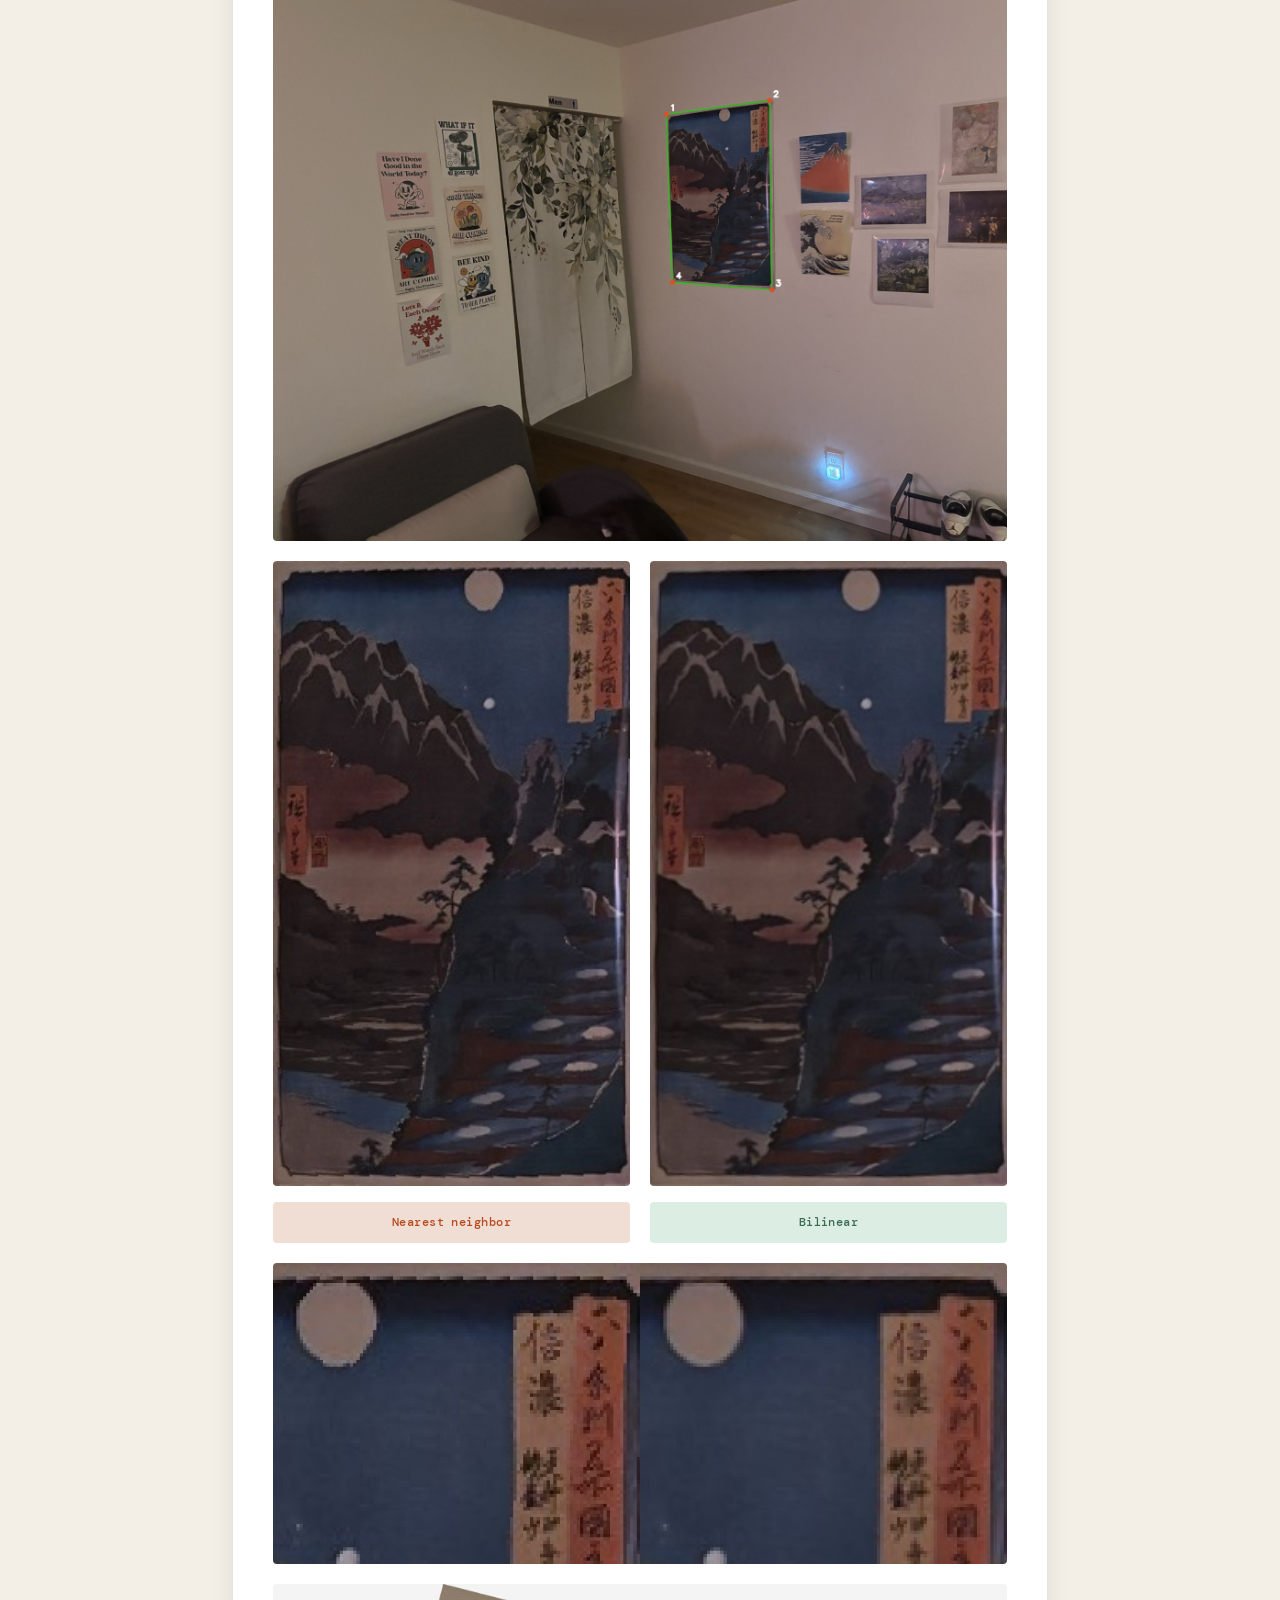
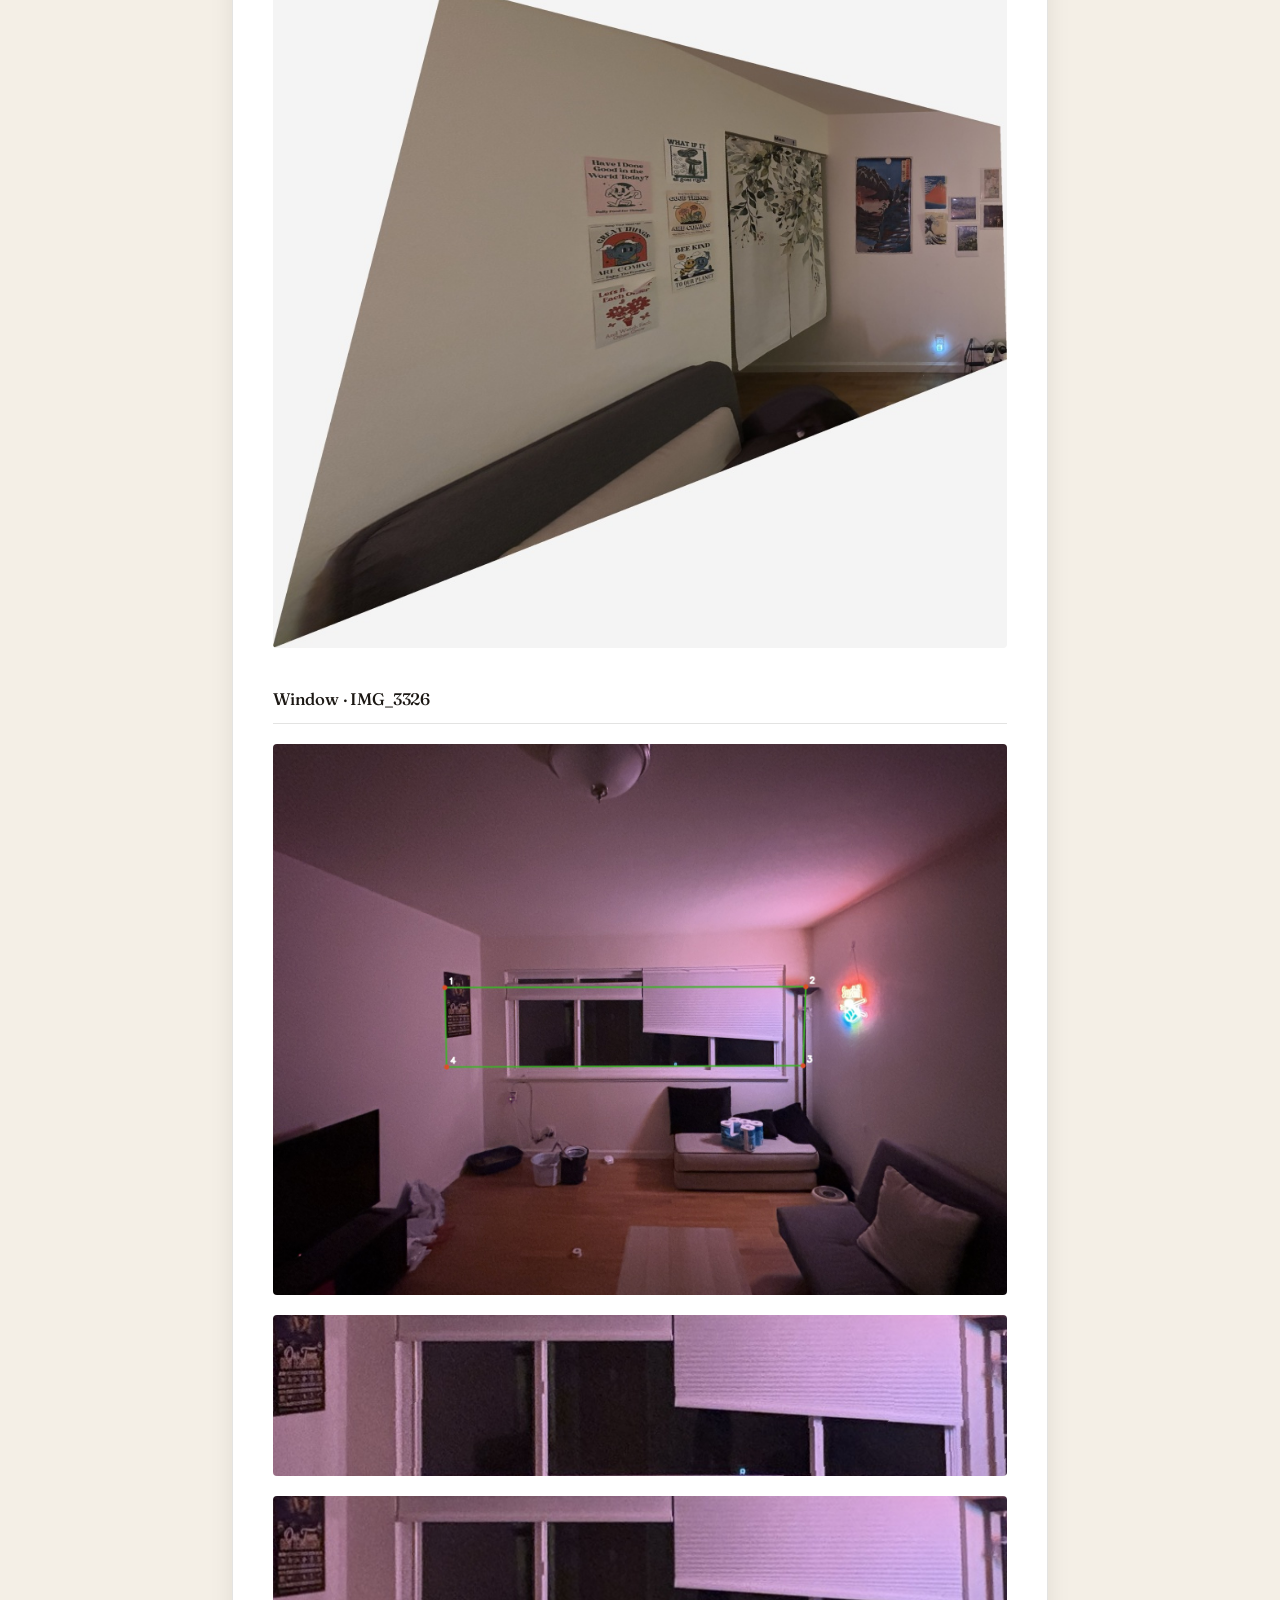
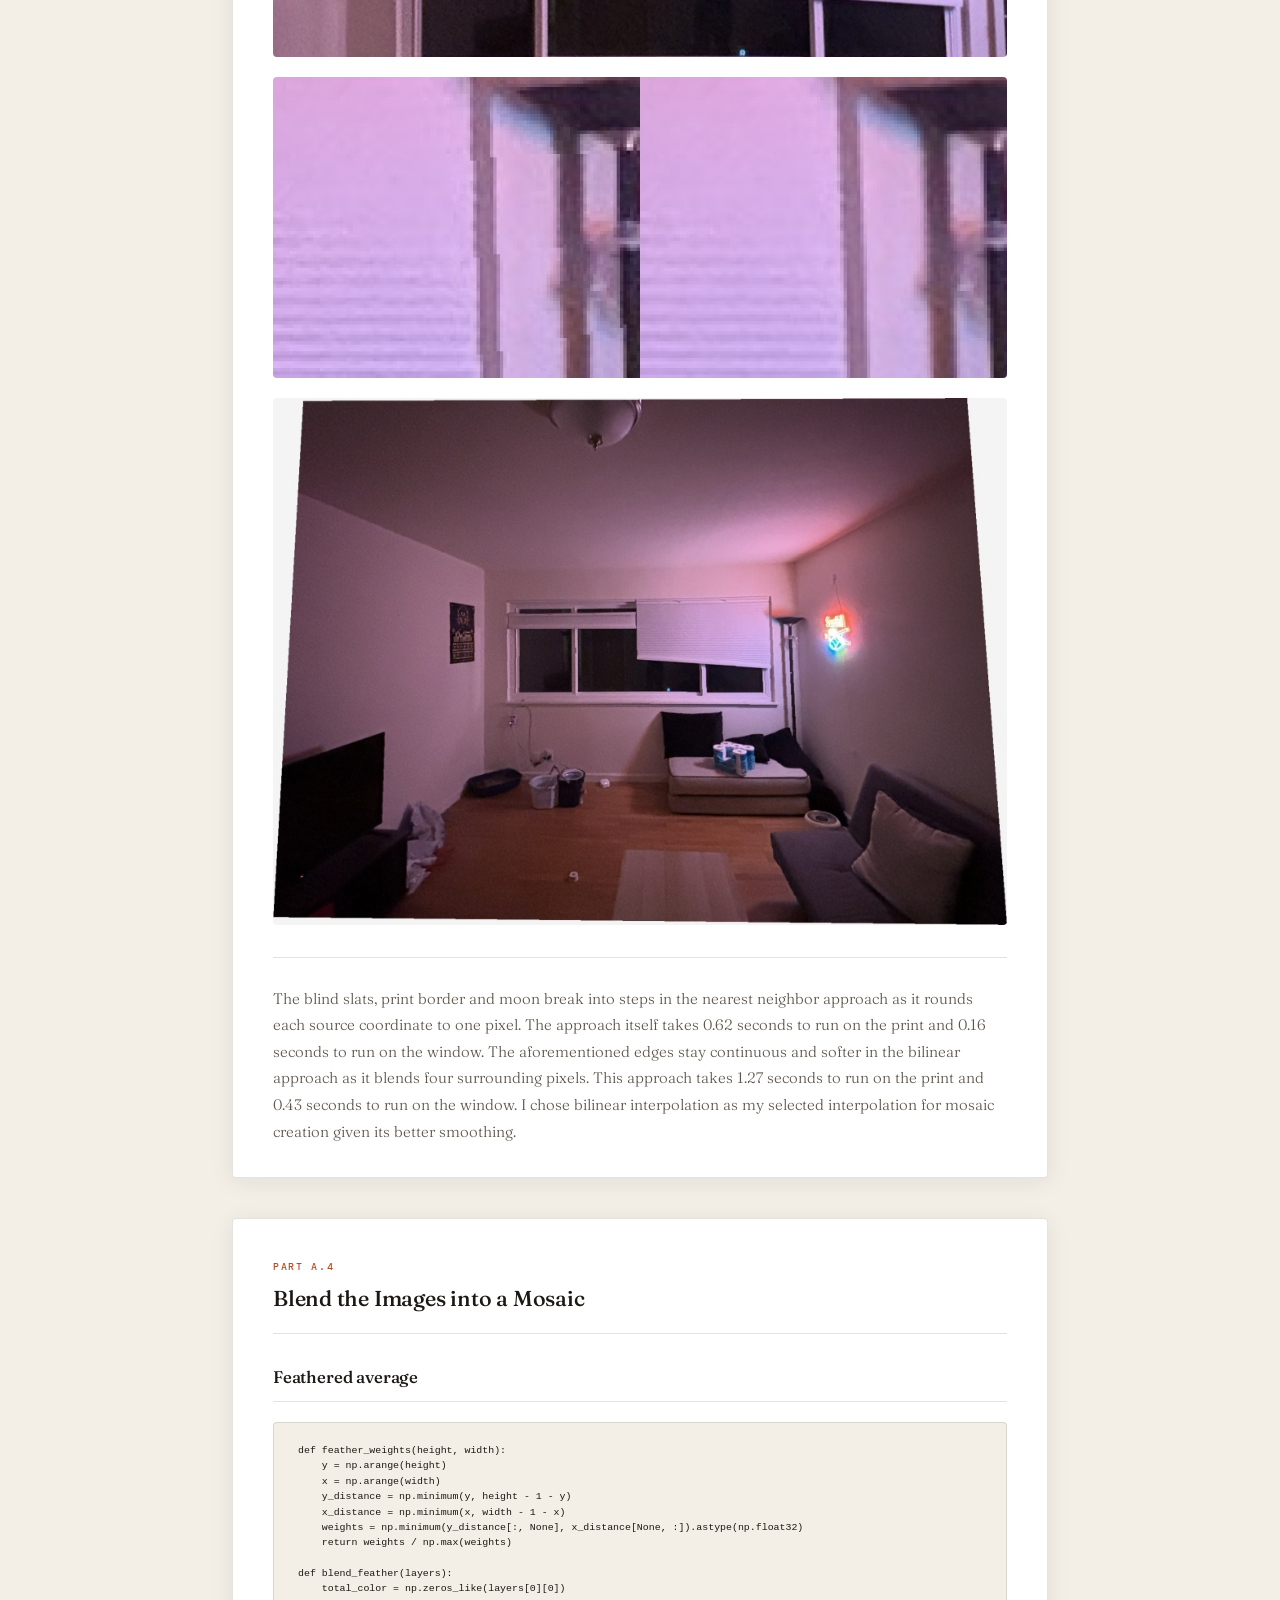
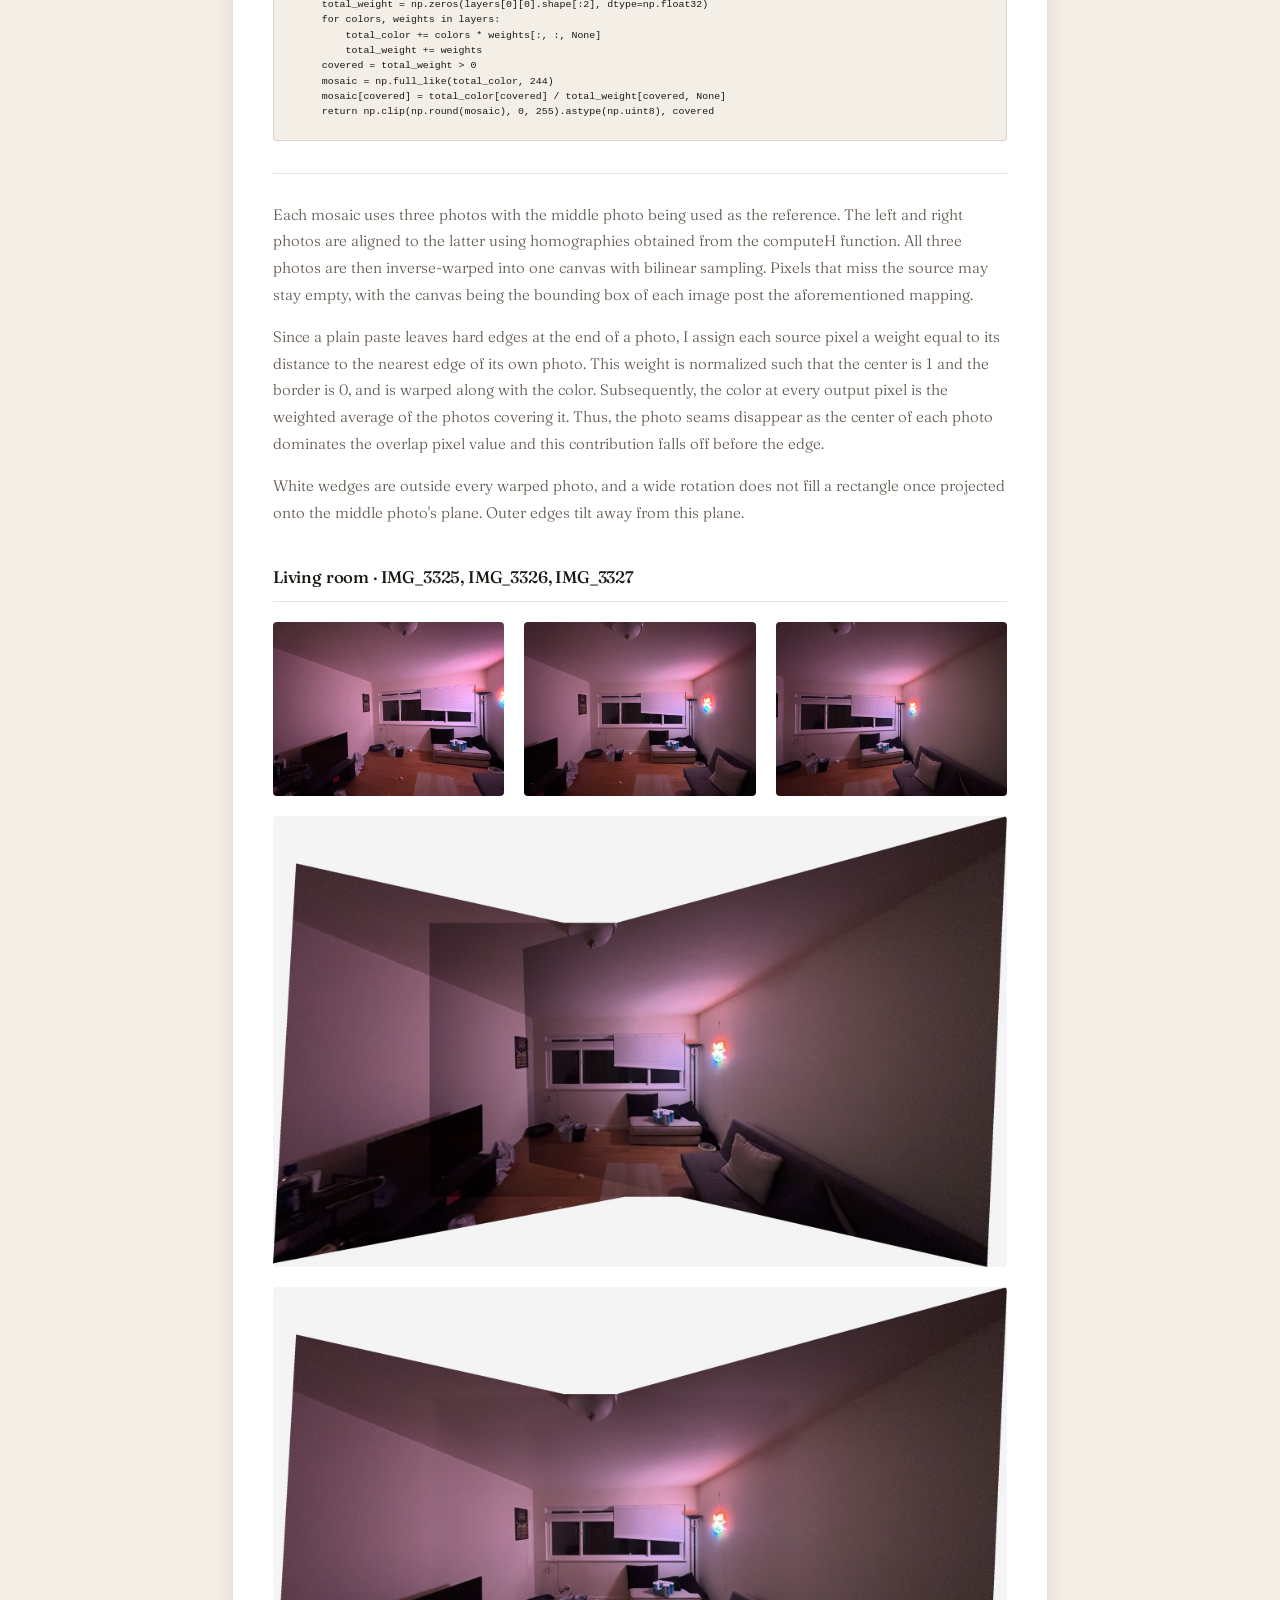
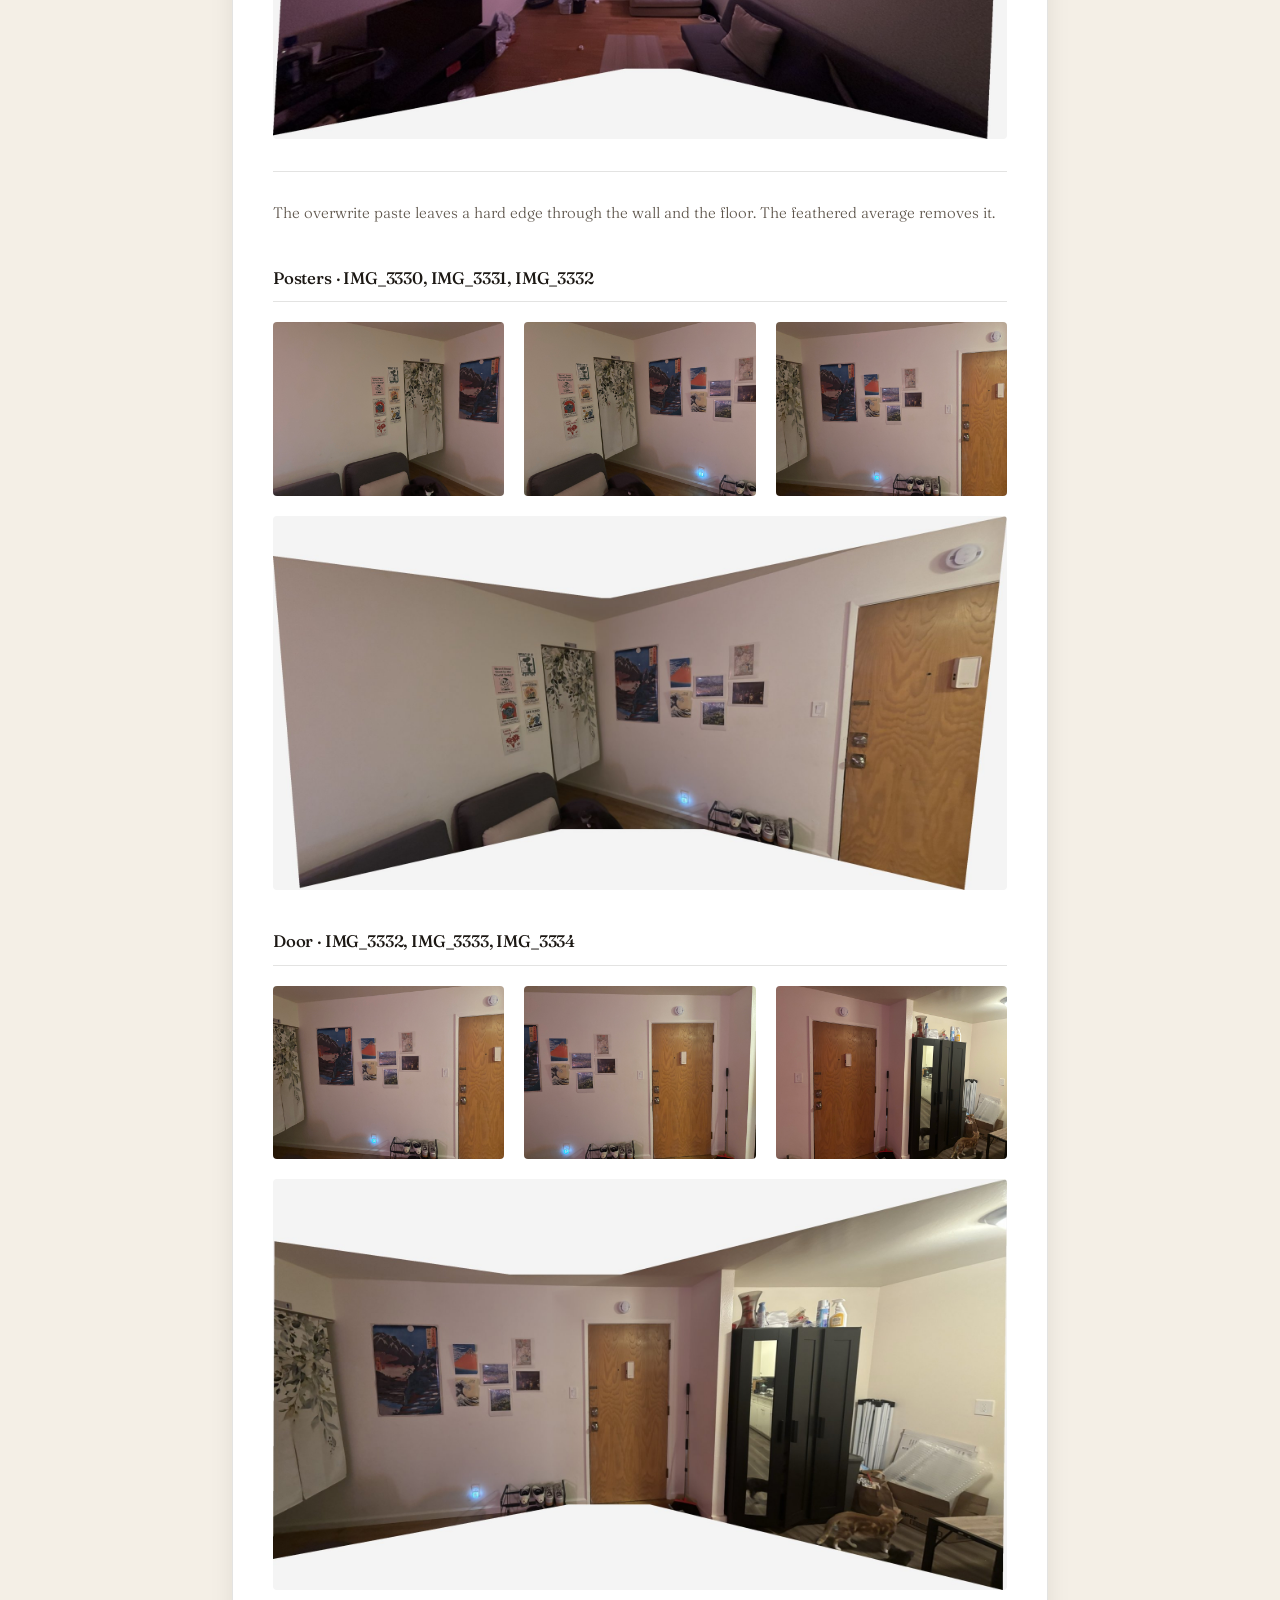
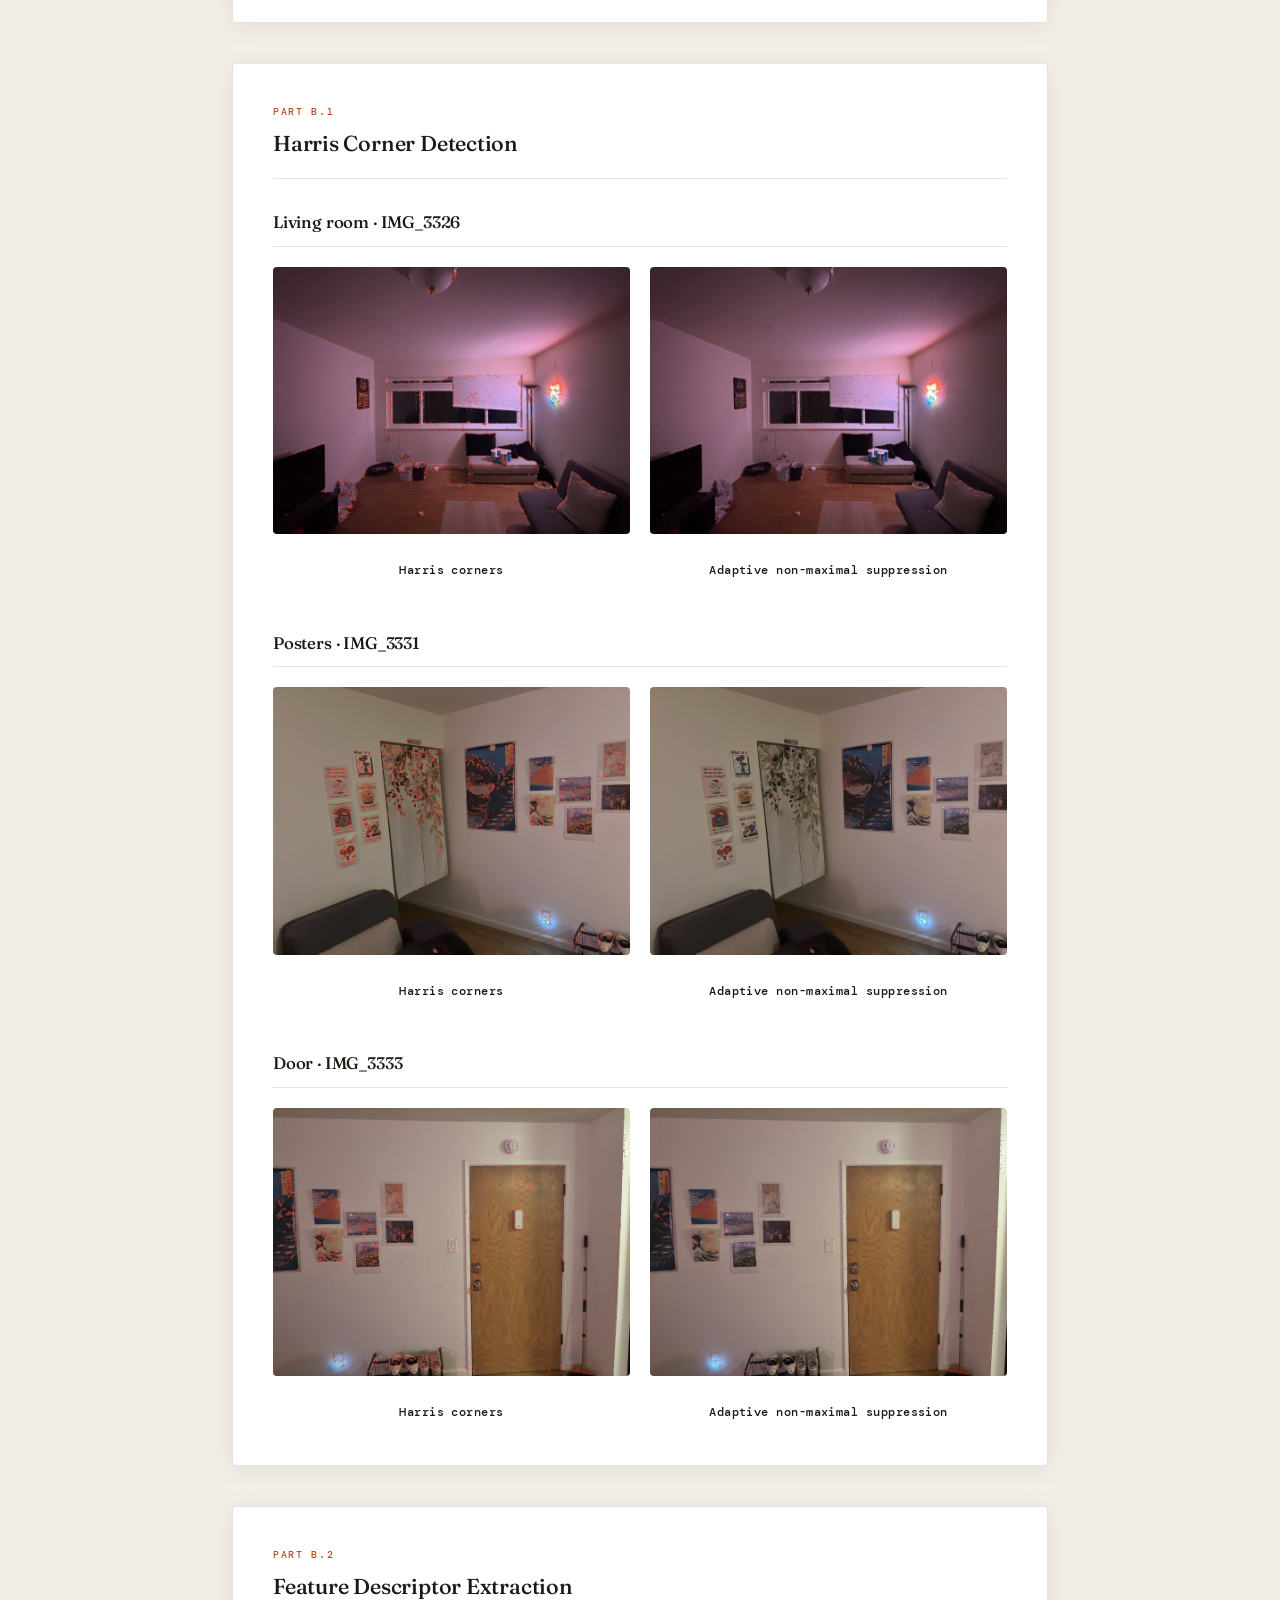
<file: 4/index.html>
<!DOCTYPE html>
<html lang="en">
<head>
    <meta charset="UTF-8">
    <meta name="viewport" content="width=device-width, initial-scale=1.0">
    <title>Project 4 — CS180 Portfolio</title>
    <link rel="stylesheet" href="../style.css?v=4">
    <style>
        pre.code-block.matrix-block {
            white-space: pre;
            overflow-x: auto;
            font-size: 0.62rem;
            line-height: 1.45;
        }
    </style>
</head>
<body>
    <main class="project-page">
        <a class="back-link" href="../index.html">← Back to portfolio</a>

        <header class="project-header">
            <h1>Project 4</h1>
            <p class="subtitle">Image Warping and Mosaicing</p>
        </header>

        <section class="part">
            <div class="part-heading">
                <span class="part-meta">Part A.1</span>
                <h2>Shoot the Pictures</h2>
            </div>

            <div class="pyramid-example">
                <div class="example-heading">
                    <h3>Set 1 · living room</h3>
                </div>
                <div class="plate-row">
                    <div class="photo-card">
                        <div class="photo-frame"><img src="./previews/IMG_3324.jpg" alt="Living room from the table toward the television"></div>
                        <p class="photo-caption">IMG_3324</p>
                    </div>
                    <div class="photo-card">
                        <div class="photo-frame"><img src="./previews/IMG_3325.jpg" alt="Living room with the television and the window"></div>
                        <p class="photo-caption">IMG_3325</p>
                    </div>
                    <div class="photo-card">
                        <div class="photo-frame"><img src="./previews/IMG_3326.jpg" alt="Living room centered on the window"></div>
                        <p class="photo-caption">IMG_3326</p>
                    </div>
                </div>
                <div class="plate-row">
                    <div class="photo-card">
                        <div class="photo-frame"><img src="./previews/IMG_3327.jpg" alt="Living room toward the couch and neon sign"></div>
                        <p class="photo-caption">IMG_3327</p>
                    </div>
                    <div class="photo-card">
                        <div class="photo-frame"><img src="./previews/IMG_3328.jpg" alt="Living room with the neon sign and the couch"></div>
                        <p class="photo-caption">IMG_3328</p>
                    </div>
                    <div class="photo-card">
                        <div class="photo-frame"><img src="./previews/IMG_3329.jpg" alt="Living room ending at the posters on the right wall"></div>
                        <p class="photo-caption">IMG_3329</p>
                    </div>
                </div>
            </div>

            <div class="pyramid-example">
                <div class="example-heading">
                    <h3>Set 2 · posters and door</h3>
                </div>
                <div class="plate-row four">
                    <div class="photo-card">
                        <div class="photo-frame"><img src="./previews/IMG_3330.jpg" alt="Small posters and the curtain"></div>
                        <p class="photo-caption">IMG_3330</p>
                    </div>
                    <div class="photo-card">
                        <div class="photo-frame"><img src="./previews/IMG_3331.jpg" alt="Curtain and the large landscape print"></div>
                        <p class="photo-caption">IMG_3331</p>
                    </div>
                    <div class="photo-card">
                        <div class="photo-frame"><img src="./previews/IMG_3332.jpg" alt="Prints continuing toward the door"></div>
                        <p class="photo-caption">IMG_3332</p>
                    </div>
                    <div class="photo-card">
                        <div class="photo-frame"><img src="./previews/IMG_3333.jpg" alt="Prints and the wooden door"></div>
                        <p class="photo-caption">IMG_3333</p>
                    </div>
                </div>
                <div class="plate-row">
                    <div class="photo-card">
                        <div class="photo-frame"><img src="./previews/IMG_3334.jpg" alt="Door, wardrobe, and the cat"></div>
                        <p class="photo-caption">IMG_3334</p>
                    </div>
                    <div class="photo-card">
                        <div class="photo-frame"><img src="./previews/IMG_3335.jpg" alt="Wardrobe and the table"></div>
                        <p class="photo-caption">IMG_3335</p>
                    </div>
                    <div class="photo-card">
                        <div class="photo-frame"><img src="./previews/IMG_3336.jpg" alt="Table and the pink wall"></div>
                        <p class="photo-caption">IMG_3336</p>
                    </div>
                </div>
            </div>
        </section>

        <section class="part">
            <div class="part-heading">
                <span class="part-meta">Part A.2</span>
                <h2>Recover Homographies</h2>
            </div>

            <div class="pyramid-example">
                <div class="example-heading">
                    <h3>computeH</h3>
                </div>
<pre class="code-block matrix-block"><code>def build_system(im1_pts, im2_pts):
    im1_pts = np.asarray(im1_pts, dtype=np.float64)
    im2_pts = np.asarray(im2_pts, dtype=np.float64)
    num_points = im1_pts.shape[0]
    system = np.zeros((2 * num_points, 8))
    targets = np.zeros(2 * num_points)
    for i in range(num_points):
        x, y = im1_pts[i]
        x_prime, y_prime = im2_pts[i]
        system[2 * i] = [x, y, 1, 0, 0, 0, -x * x_prime, -y * x_prime]
        system[2 * i + 1] = [0, 0, 0, x, y, 1, -x * y_prime, -y * y_prime]
        targets[2 * i] = x_prime
        targets[2 * i + 1] = y_prime
    return system, targets

def computeH(im1_pts, im2_pts):
    system, targets = build_system(im1_pts, im2_pts)
    solution, _, _, _ = np.linalg.lstsq(system, targets, rcond=None)
    homography = np.array([
        [solution[0], solution[1], solution[2]],
        [solution[3], solution[4], solution[5]],
        [solution[6], solution[7], 1.0],
    ])
    return homography</code></pre>
            </div>

            <div class="part-explanation">
                <p>The long side of the photos is 1600 pixels as the coordinates are present on scaled copies of the photos. H maps the left image onto the right image. Within the second photo, point I is marked by a cyan circle and the location of the matching point sent by H is marked by a yellow cross.</p>
            </div>

            <div class="pyramid-example" style="margin-top: 2.5rem;">
                <div class="example-heading">
                    <h3>Living room · IMG_3326 to IMG_3327</h3>
                </div>
                <div class="photo-frame"><img src="./a2/living_room_corr.jpg" alt="Twelve numbered correspondences between two living-room photos"></div>
<pre class="code-block matrix-block" style="margin-top: 1.25rem;"><code>           h11            h12            h13            h21            h22            h23            h31            h32             b
      530.2000       514.5000         1.0000         0.0000         0.0000         0.0000    -89275.0760    -86631.5100      168.3800
        0.0000         0.0000         0.0000       530.2000       514.5000         1.0000   -272050.9220   -263995.0950      513.1100
     1289.0800       558.4000         1.0000         0.0000         0.0000         0.0000  -1248190.3824   -540687.5520      968.2800
        0.0000         0.0000         0.0000      1289.0800       558.4000         1.0000   -754588.7596   -326870.6080      585.3700
      615.2900       932.6700         1.0000         0.0000         0.0000         0.0000   -169487.7834   -256913.2782      275.4600
        0.0000         0.0000         0.0000       615.2900       932.6700         1.0000   -620716.8578   -940896.1494     1008.8200
     1460.0700       997.6700         1.0000         0.0000         0.0000         0.0000  -1595841.9093  -1090443.3333     1092.9900
        0.0000         0.0000         0.0000      1460.0700       997.6700         1.0000  -1395140.6871   -953303.6151      955.5300
     1038.9300       891.1300         1.0000         0.0000         0.0000         0.0000   -785046.6759   -673364.5619      755.6300
        0.0000         0.0000         0.0000      1038.9300       891.1300         1.0000   -939213.4986   -805599.3426      904.0200
      812.5100       621.4700         1.0000         0.0000         0.0000         0.0000   -429484.6609   -328502.8273      528.5900
        0.0000         0.0000         0.0000       812.5100       621.4700         1.0000   -521135.7889   -398604.6433      641.3900
     1241.6800       984.7700         1.0000         0.0000         0.0000         0.0000  -1155507.4080   -916426.9620      930.6000
        0.0000         0.0000         0.0000      1241.6800       984.7700         1.0000  -1205447.7776   -956034.4114      970.8200
      526.8800       759.4200         1.0000         0.0000         0.0000         0.0000    -81339.7344   -117239.2596      154.3800
        0.0000         0.0000         0.0000       526.8800       759.4200         1.0000   -427721.1840   -616497.1560      811.8000
     1110.9900       484.1000         1.0000         0.0000         0.0000         0.0000   -914966.9244   -398685.3960      823.5600
        0.0000         0.0000         0.0000      1110.9900       484.1000         1.0000   -570415.5957   -248551.4630      513.4300
     1127.2500       721.1900         1.0000         0.0000         0.0000         0.0000   -942031.5525   -602691.2711      835.6900
        0.0000         0.0000         0.0000      1127.2500       721.1900         1.0000   -828021.4875   -529750.1145      734.5500
      957.8800       617.2900         1.0000         0.0000         0.0000         0.0000   -652335.4376   -420386.8358      681.0200
        0.0000         0.0000         0.0000       957.8800       617.2900         1.0000   -611414.8040   -394016.2070      638.3000
      865.6300       752.6700         1.0000         0.0000         0.0000         0.0000   -504367.9758   -438550.7022      582.6600
        0.0000         0.0000         0.0000       865.6300       752.6700         1.0000   -673754.4542   -585833.1678      778.3400</code></pre>
<pre class="code-block"><code>H = [[  2.038707,  -0.059103,  -826.904988],
     [  0.425732,   1.560788,  -350.445091],
     [  0.000666,  -0.000060,     1.000000]]</code></pre>
                <div class="photo-frame" style="margin-top: 1.25rem;"><img src="./a2/living_room_reproj.jpg" alt="Measured points and homography-mapped points on the second living-room photo"></div>
            </div>

            <div class="pyramid-example">
                <div class="example-heading">
                    <h3>Posters · IMG_3331 to IMG_3332</h3>
                </div>
                <div class="photo-frame"><img src="./a2/posters_corr.jpg" alt="Twelve numbered correspondences between two poster-wall photos"></div>
<pre class="code-block matrix-block" style="margin-top: 1.25rem;"><code>           h11            h12            h13            h21            h22            h23            h31            h32             b
      668.8400       259.5700         1.0000         0.0000         0.0000         0.0000    -39334.4804    -15265.3117       58.8100
        0.0000         0.0000         0.0000       668.8400       259.5700         1.0000   -170888.6200    -66320.1350      255.5000
     1573.5000       301.5600         1.0000         0.0000         0.0000         0.0000  -1510890.4350   -289560.9276      960.2100
        0.0000         0.0000         0.0000      1573.5000       301.5600         1.0000   -584445.1050   -112008.4308      371.4300
      744.5800       713.7500         1.0000         0.0000         0.0000         0.0000   -122922.7122   -117832.9875      165.0900
        0.0000         0.0000         0.0000       744.5800       713.7500         1.0000   -584011.3230   -559829.8125      784.3500
     1529.8000      1146.5800         1.0000         0.0000         0.0000         0.0000  -1468072.5700  -1100315.4970      959.6500
        0.0000         0.0000         0.0000      1529.8000      1146.5800         1.0000  -1699164.1580  -1273517.8718     1110.7100
     1196.5700       589.5700         1.0000         0.0000         0.0000         0.0000   -792655.8308   -390554.7508      662.4400
        0.0000         0.0000         0.0000      1196.5700       589.5700         1.0000   -747377.6220   -368245.4220      624.6000
     1052.3600       254.2700         1.0000         0.0000         0.0000         0.0000   -538482.0884   -130107.4163      511.6900
        0.0000         0.0000         0.0000      1052.3600       254.2700         1.0000   -306689.2748    -74101.9061      291.4300
     1205.1900      1016.4700         1.0000         0.0000         0.0000         0.0000   -822096.2547   -693364.6811      682.1300
        0.0000         0.0000         0.0000      1205.1900      1016.4700         1.0000  -1257543.4536  -1060625.4568     1043.4400
      868.9800       456.0100         1.0000         0.0000         0.0000         0.0000   -275327.6232   -144482.2084      316.8400
        0.0000         0.0000         0.0000       868.9800       456.0100         1.0000   -424731.3546   -222884.0077      488.7700
     1488.6100       536.2300         1.0000         0.0000         0.0000         0.0000  -1346343.5423   -484982.4989      904.4300
        0.0000         0.0000         0.0000      1488.6100       536.2300         1.0000   -851991.0474   -306905.8782      572.3400
     1286.7400       379.3100         1.0000         0.0000         0.0000         0.0000   -948739.1368   -279672.8492      737.3200
        0.0000         0.0000         0.0000      1286.7400       379.3100         1.0000   -549553.7866   -161999.5079      427.0900
      635.4200       484.9500         1.0000         0.0000         0.0000         0.0000     -7053.1620     -5382.9450       11.1000
        0.0000         0.0000         0.0000       635.4200       484.9500         1.0000   -329541.5204   -251504.7690      518.6200
      998.2600       634.4400         1.0000         0.0000         0.0000         0.0000   -466307.2112   -296359.6128      467.1200
        0.0000         0.0000         0.0000       998.2600       634.4400         1.0000   -676590.6802   -430004.3988      677.7700</code></pre>
<pre class="code-block"><code>H = [[  1.932059,   0.006378,  -1213.707111],
     [  0.322289,   1.573253,   -272.707579],
     [  0.000587,  -0.000065,      1.000000]]</code></pre>
                <div class="photo-frame" style="margin-top: 1.25rem;"><img src="./a2/posters_reproj.jpg" alt="Measured points and homography-mapped points on the second poster photo"></div>
            </div>
        </section>

        <section class="part">
            <div class="part-heading">
                <span class="part-meta">Part A.3</span>
                <h2>Warp the Images</h2>
            </div>

            <div class="pyramid-example">
                <div class="example-heading">
                    <h3>Inverse warp</h3>
                </div>
<pre class="code-block matrix-block"><code>def warp_image(image, homography, sample):
    minimum, maximum = warp_bounds(image, homography)
    source_x, source_y = inverse_coordinates(minimum, maximum, homography)
    colors, alpha = sample(image, source_x, source_y)
    warped = np.dstack([colors, alpha])
    return warped, minimum

def sample_nearest(image, source_x, source_y):
    height, width = image.shape[:2]
    nearest_x = np.floor(source_x + 0.5).astype(np.int32)
    nearest_y = np.floor(source_y + 0.5).astype(np.int32)
    valid = (nearest_x >= 0) & (nearest_y >= 0) & (nearest_x < width) & (nearest_y < height)
    colors = np.zeros(source_x.shape + (image.shape[2],), dtype=np.uint8)
    colors[valid] = image[nearest_y[valid], nearest_x[valid]]
    alpha = np.zeros(source_x.shape, dtype=np.uint8)
    alpha[valid] = 255
    return colors, alpha

def sample_bilinear(image, source_x, source_y):
    height, width = image.shape[:2]
    x0 = np.floor(source_x).astype(np.int32)
    y0 = np.floor(source_y).astype(np.int32)
    x1 = x0 + 1
    y1 = y0 + 1
    valid = (x0 >= 0) & (y0 >= 0) & (x1 < width) & (y1 < height)
    dx = (source_x - x0).astype(np.float32)
    dy = (source_y - y0).astype(np.float32)
    weight_00 = (1 - dx) * (1 - dy)
    weight_10 = dx * (1 - dy)
    weight_01 = (1 - dx) * dy
    weight_11 = dx * dy
    image_f = image.astype(np.float32)
    colors = np.zeros(source_x.shape + (image.shape[2],), dtype=np.float32)
    colors[valid] = (
        image_f[y0[valid], x0[valid]] * weight_00[valid, None]
        + image_f[y0[valid], x1[valid]] * weight_10[valid, None]
        + image_f[y1[valid], x0[valid]] * weight_01[valid, None]
        + image_f[y1[valid], x1[valid]] * weight_11[valid, None]
    )
    alpha = np.zeros(source_x.shape, dtype=np.uint8)
    alpha[valid] = 255
    return np.clip(np.round(colors), 0, 255).astype(np.uint8), alpha</code></pre>
            </div>

            <div class="pyramid-example" style="margin-top: 2.5rem;">
                <div class="example-heading">
                    <h3>Print · IMG_3331</h3>
                </div>
                <div class="photo-frame"><img src="./a3/print_corners.jpg" alt="Landscape print with its four corners marked"></div>
                <div class="plate-row two" style="margin-top: 1.25rem;">
                    <div class="photo-card">
                        <div class="photo-frame"><img src="./a3/print_nearest.jpg" alt="Rectified print using nearest neighbor"></div>
                        <p class="photo-caption caption-before">Nearest neighbor</p>
                    </div>
                    <div class="photo-card">
                        <div class="photo-frame"><img src="./a3/print_bilinear.jpg" alt="Rectified print using bilinear interpolation"></div>
                        <p class="photo-caption caption-after">Bilinear</p>
                    </div>
                </div>
                <div class="photo-frame" style="margin-top: 1.25rem;"><img src="./a3/print_zoom.jpg" alt="Zoomed corner of the print, nearest neighbor on the left and bilinear on the right"></div>
                <div class="photo-frame" style="margin-top: 1.25rem;"><img src="./a3/print_full_nearest.jpg" alt="Whole photo warped so the print is rectangular"></div>
            </div>

            <div class="pyramid-example">
                <div class="example-heading">
                    <h3>Window · IMG_3326</h3>
                </div>
                <div class="photo-frame"><img src="./a3/window_corners.jpg" alt="Window opening with its four corners marked"></div>
                <div class="photo-frame" style="margin-top: 1.25rem;"><img src="./a3/window_nearest.jpg" alt="Rectified window using nearest neighbor"></div>
                <div class="photo-frame" style="margin-top: 1.25rem;"><img src="./a3/window_bilinear.jpg" alt="Rectified window using bilinear interpolation"></div>
                <div class="photo-frame" style="margin-top: 1.25rem;"><img src="./a3/window_zoom.jpg" alt="Zoomed blind edge, nearest neighbor on the left and bilinear on the right"></div>
                <div class="photo-frame" style="margin-top: 1.25rem;"><img src="./a3/window_full_nearest.jpg" alt="Whole living room warped so the window is rectangular"></div>
                <div class="part-explanation">
                    <p>The blind slats, print border and moon break into steps in the nearest neighbor approach as it rounds each source coordinate to one pixel. The approach itself takes 0.62 seconds to run on the print and 0.16 seconds to run on the window. The aforementioned edges stay continuous and softer in the bilinear approach as it blends four surrounding pixels. This approach takes 1.27 seconds to run on the print and 0.43 seconds to run on the window. I chose bilinear interpolation as my selected interpolation for mosaic creation given its better smoothing.</p>
                </div>
            </div>
        </section>

        <section class="part">
            <div class="part-heading">
                <span class="part-meta">Part A.4</span>
                <h2>Blend the Images into a Mosaic</h2>
            </div>

            <div class="pyramid-example">
                <div class="example-heading">
                    <h3>Feathered average</h3>
                </div>
<pre class="code-block matrix-block"><code>def feather_weights(height, width):
    y = np.arange(height)
    x = np.arange(width)
    y_distance = np.minimum(y, height - 1 - y)
    x_distance = np.minimum(x, width - 1 - x)
    weights = np.minimum(y_distance[:, None], x_distance[None, :]).astype(np.float32)
    return weights / np.max(weights)

def blend_feather(layers):
    total_color = np.zeros_like(layers[0][0])
    total_weight = np.zeros(layers[0][0].shape[:2], dtype=np.float32)
    for colors, weights in layers:
        total_color += colors * weights[:, :, None]
        total_weight += weights
    covered = total_weight > 0
    mosaic = np.full_like(total_color, 244)
    mosaic[covered] = total_color[covered] / total_weight[covered, None]
    return np.clip(np.round(mosaic), 0, 255).astype(np.uint8), covered</code></pre>
            </div>

            <div class="part-explanation">
                <p>Each mosaic uses three photos with the middle photo being used as the reference. The left and right photos are aligned to the latter using homographies obtained from the computeH function. All three photos are then inverse-warped into one canvas with bilinear sampling. Pixels that miss the source may stay empty, with the canvas being the bounding box of each image post the aforementioned mapping.</p>
                <p>Since a plain paste leaves hard edges at the end of a photo, I assign each source pixel a weight equal to its distance to the nearest edge of its own photo. This weight is normalized such that the center is 1 and the border is 0, and is warped along with the color. Subsequently, the color at every output pixel is the weighted average of the photos covering it. Thus, the photo seams disappear as the center of each photo dominates the overlap pixel value and this contribution falls off before the edge.</p>
                <p>White wedges are outside every warped photo, and a wide rotation does not fill a rectangle once projected onto the middle photo's plane. Outer edges tilt away from this plane.</p>
            </div>

            <div class="pyramid-example" style="margin-top: 2.5rem;">
                <div class="example-heading">
                    <h3>Living room · IMG_3325, IMG_3326, IMG_3327</h3>
                </div>
                <div class="plate-row">
                    <div class="photo-card">
                        <div class="photo-frame"><img src="./previews/IMG_3325.jpg" alt="Living room photo looking toward the television"></div>
                    </div>
                    <div class="photo-card">
                        <div class="photo-frame"><img src="./previews/IMG_3326.jpg" alt="Living room photo centered on the window"></div>
                    </div>
                    <div class="photo-card">
                        <div class="photo-frame"><img src="./previews/IMG_3327.jpg" alt="Living room photo looking toward the couch and neon sign"></div>
                    </div>
                </div>
                <div class="photo-frame" style="margin-top: 1.25rem;"><img src="./a4/living_overwrite.jpg" alt="Living room mosaic with later photos pasted over earlier ones"></div>
                <div class="photo-frame" style="margin-top: 1.25rem;"><img src="./a4/living_feather.jpg" alt="Living room mosaic blended with feather weights"></div>
                <div class="part-explanation">
                    <p>The overwrite paste leaves a hard edge through the wall and the floor. The feathered average removes it.</p>
                </div>
            </div>

            <div class="pyramid-example">
                <div class="example-heading">
                    <h3>Posters · IMG_3330, IMG_3331, IMG_3332</h3>
                </div>
                <div class="plate-row">
                    <div class="photo-card">
                        <div class="photo-frame"><img src="./previews/IMG_3330.jpg" alt="Wall of small posters and the curtain"></div>
                    </div>
                    <div class="photo-card">
                        <div class="photo-frame"><img src="./previews/IMG_3331.jpg" alt="Curtain and the large landscape print"></div>
                    </div>
                    <div class="photo-card">
                        <div class="photo-frame"><img src="./previews/IMG_3332.jpg" alt="Prints continuing toward the door"></div>
                    </div>
                </div>
                <div class="photo-frame" style="margin-top: 1.25rem;"><img src="./a4/posters_feather.jpg" alt="Feathered mosaic of the poster wall"></div>
            </div>

            <div class="pyramid-example">
                <div class="example-heading">
                    <h3>Door · IMG_3332, IMG_3333, IMG_3334</h3>
                </div>
                <div class="plate-row">
                    <div class="photo-card">
                        <div class="photo-frame"><img src="./previews/IMG_3332.jpg" alt="Prints on the wall beside the curtain"></div>
                    </div>
                    <div class="photo-card">
                        <div class="photo-frame"><img src="./previews/IMG_3333.jpg" alt="Prints and the wooden door"></div>
                    </div>
                    <div class="photo-card">
                        <div class="photo-frame"><img src="./previews/IMG_3334.jpg" alt="Door, wardrobe, and the cat"></div>
                    </div>
                </div>
                <div class="photo-frame" style="margin-top: 1.25rem;"><img src="./a4/door_feather.jpg" alt="Feathered mosaic from the prints through the door to the wardrobe"></div>
            </div>
        </section>

        <section class="part">
            <div class="part-heading">
                <span class="part-meta">Part B.1</span>
                <h2>Harris Corner Detection</h2>
            </div>

            <div class="pyramid-example">
                <div class="example-heading">
                    <h3>Living room · IMG_3326</h3>
                </div>
                <div class="plate-row two">
                    <div class="photo-card">
                        <div class="photo-frame"><img src="./b1/living_harris.jpg" alt="Harris corners overlaid on the living room"></div>
                        <p class="photo-caption">Harris corners</p>
                    </div>
                    <div class="photo-card">
                        <div class="photo-frame"><img src="./b1/living_anms.jpg" alt="ANMS corners overlaid on the living room"></div>
                        <p class="photo-caption">Adaptive non-maximal suppression</p>
                    </div>
                </div>
            </div>

            <div class="pyramid-example">
                <div class="example-heading">
                    <h3>Posters · IMG_3331</h3>
                </div>
                <div class="plate-row two">
                    <div class="photo-card">
                        <div class="photo-frame"><img src="./b1/posters_harris.jpg" alt="Harris corners overlaid on the poster wall"></div>
                        <p class="photo-caption">Harris corners</p>
                    </div>
                    <div class="photo-card">
                        <div class="photo-frame"><img src="./b1/posters_anms.jpg" alt="ANMS corners overlaid on the poster wall"></div>
                        <p class="photo-caption">Adaptive non-maximal suppression</p>
                    </div>
                </div>
            </div>

            <div class="pyramid-example">
                <div class="example-heading">
                    <h3>Door · IMG_3333</h3>
                </div>
                <div class="plate-row two">
                    <div class="photo-card">
                        <div class="photo-frame"><img src="./b1/door_harris.jpg" alt="Harris corners overlaid on the door"></div>
                        <p class="photo-caption">Harris corners</p>
                    </div>
                    <div class="photo-card">
                        <div class="photo-frame"><img src="./b1/door_anms.jpg" alt="ANMS corners overlaid on the door"></div>
                        <p class="photo-caption">Adaptive non-maximal suppression</p>
                    </div>
                </div>
            </div>
        </section>

        <section class="part">
            <div class="part-heading">
                <span class="part-meta">Part B.2</span>
                <h2>Feature Descriptor Extraction</h2>
            </div>

            <div class="pyramid-example">
                <div class="example-heading">
                    <h3>Living room · IMG_3326</h3>
                </div>
                <div class="photo-frame"><img src="./b2/living_features.jpg" alt="Eight normalized 8 by 8 descriptors and the corners they were sampled from"></div>
            </div>
        </section>

        <section class="part">
            <div class="part-heading">
                <span class="part-meta">Part B.3</span>
                <h2>Feature Matching</h2>
            </div>

            <div class="pyramid-example">
                <div class="example-heading">
                    <h3>Living room · IMG_3325 to IMG_3326</h3>
                </div>
                <div class="photo-frame"><img src="./b3/living_left.jpg" alt="Matched features between IMG_3325 and IMG_3326"></div>
            </div>

            <div class="pyramid-example">
                <div class="example-heading">
                    <h3>Living room · IMG_3327 to IMG_3326</h3>
                </div>
                <div class="photo-frame"><img src="./b3/living_right.jpg" alt="Matched features between IMG_3327 and IMG_3326"></div>
            </div>

            <div class="pyramid-example">
                <div class="example-heading">
                    <h3>Posters · IMG_3330 to IMG_3331</h3>
                </div>
                <div class="photo-frame"><img src="./b3/posters_left.jpg" alt="Matched features between IMG_3330 and IMG_3331"></div>
            </div>

            <div class="pyramid-example">
                <div class="example-heading">
                    <h3>Posters · IMG_3332 to IMG_3331</h3>
                </div>
                <div class="photo-frame"><img src="./b3/posters_right.jpg" alt="Matched features between IMG_3332 and IMG_3331"></div>
            </div>

            <div class="pyramid-example">
                <div class="example-heading">
                    <h3>Door · IMG_3332 to IMG_3333</h3>
                </div>
                <div class="photo-frame"><img src="./b3/door_left.jpg" alt="Matched features between IMG_3332 and IMG_3333"></div>
            </div>

            <div class="pyramid-example">
                <div class="example-heading">
                    <h3>Door · IMG_3334 to IMG_3333</h3>
                </div>
                <div class="photo-frame"><img src="./b3/door_right.jpg" alt="Matched features between IMG_3334 and IMG_3333"></div>
            </div>
        </section>

        <section class="part">
            <div class="part-heading">
                <span class="part-meta">Part B.4</span>
                <h2>RANSAC for Robust Homography</h2>
            </div>

            <div class="pyramid-example">
                <div class="example-heading">
                    <h3>ransac_homography</h3>
                </div>
<pre class="code-block matrix-block"><code>def ransac_homography(source_points, destination_points, iterations, inlier_distance):
    source_points = np.asarray(source_points, dtype=np.float64)
    destination_points = np.asarray(destination_points, dtype=np.float64)
    point_count = len(source_points)
    if point_count &lt; 4:
        return None, np.zeros(point_count, dtype=bool)
    generator = np.random.default_rng(0)
    best_inliers = np.zeros(point_count, dtype=bool)
    for _ in range(iterations):
        sample = generator.choice(point_count, 4, replace=False)
        homography = computeH(source_points[sample], destination_points[sample])
        if not np.isfinite(homography).all():
            continue
        projected = apply_homography(homography, source_points)
        if not np.isfinite(projected).all():
            continue
        errors = np.linalg.norm(projected - destination_points, axis=1)
        inliers = errors &lt; inlier_distance
        if inliers.sum() &gt; best_inliers.sum():
            best_inliers = inliers
    if best_inliers.sum() &lt; 4:
        return None, best_inliers
    homography = computeH(source_points[best_inliers], destination_points[best_inliers])
    projected = apply_homography(homography, source_points)
    errors = np.linalg.norm(projected - destination_points, axis=1)
    inliers = np.isfinite(errors) &amp; (errors &lt; inlier_distance)
    return homography, inliers</code></pre>
            </div>

            <div class="pyramid-example" style="margin-top: 2.5rem;">
                <div class="example-heading">
                    <h3>Living room · IMG_3325, IMG_3326, IMG_3327</h3>
                </div>
                <div class="plate-row two">
                    <div class="photo-card">
                        <div class="photo-frame"><img src="./a4/living_feather.jpg" alt="Living room mosaic stitched from hand-picked correspondences"></div>
                        <p class="photo-caption">Manual</p>
                    </div>
                    <div class="photo-card">
                        <div class="photo-frame"><img src="./b4/living_feather.jpg" alt="Living room mosaic stitched from automatic correspondences"></div>
                        <p class="photo-caption">Automatic</p>
                    </div>
                </div>
            </div>

            <div class="pyramid-example">
                <div class="example-heading">
                    <h3>Posters · IMG_3330, IMG_3331, IMG_3332</h3>
                </div>
                <div class="plate-row two">
                    <div class="photo-card">
                        <div class="photo-frame"><img src="./a4/posters_feather.jpg" alt="Poster mosaic stitched from hand-picked correspondences"></div>
                        <p class="photo-caption">Manual</p>
                    </div>
                    <div class="photo-card">
                        <div class="photo-frame"><img src="./b4/posters_feather.jpg" alt="Poster mosaic stitched from automatic correspondences"></div>
                        <p class="photo-caption">Automatic</p>
                    </div>
                </div>
            </div>

            <div class="pyramid-example">
                <div class="example-heading">
                    <h3>Door · IMG_3332, IMG_3333, IMG_3334</h3>
                </div>
                <div class="plate-row two">
                    <div class="photo-card">
                        <div class="photo-frame"><img src="./a4/door_feather.jpg" alt="Door mosaic stitched from hand-picked correspondences"></div>
                        <p class="photo-caption">Manual</p>
                    </div>
                    <div class="photo-card">
                        <div class="photo-frame"><img src="./b4/door_feather.jpg" alt="Door mosaic stitched from automatic correspondences"></div>
                        <p class="photo-caption">Automatic</p>
                    </div>
                </div>
            </div>
        </section>
    </main>

    <footer>
        <p>Divit Chopra · UC Berkeley</p>
    </footer>
</body>
</html>
</file>
<file: style.css>
@import url('https://fonts.googleapis.com/css2?family=Fraunces:ital,opsz,wght@0,9..144,300;0,9..144,500;0,9..144,700;1,9..144,400&family=DM+Mono:wght@400;500&display=swap');

*,
*::before,
*::after {
    box-sizing: border-box;
    margin: 0;
    padding: 0;
}

:root {
    --paper: #f4efe6;
    --paper-dark: #e8e0d4;
    --ink: #1c1814;
    --ink-soft: #5c5349;
    --rust: #b84a1f;
    --rust-light: #f0ddd3;
    --sage: #3d6b52;
    --sage-light: #dceee4;
    --border: rgba(28, 24, 20, 0.12);
    --shadow: 0 4px 24px rgba(28, 24, 20, 0.08);
    --shadow-lg: 0 12px 48px rgba(28, 24, 20, 0.12);
    --radius: 4px;
    --font-display: 'Fraunces', Georgia, serif;
    --font-mono: 'DM Mono', monospace;
}

html {
    font-size: 16px;
    -webkit-font-smoothing: antialiased;
}

body {
    font-family: var(--font-display);
    background: var(--paper);
    color: var(--ink);
    line-height: 1.5;
    min-height: 100vh;
}

/* ── Layout ── */

main {
    max-width: 720px;
    margin: 0 auto;
    padding: 4rem 2rem 3rem;
}

footer {
    max-width: 720px;
    margin: 0 auto;
    padding: 2rem 2rem 3rem;
    font-family: var(--font-mono);
    font-size: 0.7rem;
    letter-spacing: 0.08em;
    text-transform: uppercase;
    color: var(--ink-soft);
    text-align: center;
}

/* ── Home ── */

.home-hero {
    margin-bottom: 4rem;
    padding-bottom: 3rem;
    border-bottom: 2px solid var(--ink);
}

.home-hero h1 {
    font-size: clamp(3.5rem, 12vw, 6rem);
    font-weight: 300;
    line-height: 0.95;
    letter-spacing: -0.03em;
    margin-bottom: 1rem;
}

.home-hero .subtitle {
    font-family: var(--font-mono);
    font-size: 0.72rem;
    font-weight: 500;
    letter-spacing: 0.14em;
    text-transform: uppercase;
    color: var(--rust);
}

nav ul {
    list-style: none;
    display: flex;
    flex-direction: column;
    gap: 0;
}

nav li {
    border-bottom: 1px solid var(--border);
}

nav li:first-child {
    border-top: 1px solid var(--border);
}

nav a {
    display: grid;
    grid-template-columns: 3.5rem 1fr 2rem;
    align-items: center;
    gap: 1.5rem;
    padding: 1.75rem 0.5rem;
    color: var(--ink);
    text-decoration: none;
    transition: background 0.2s, padding-left 0.2s;
}

nav a:hover {
    background: var(--paper-dark);
    padding-left: 1rem;
}

.nav-num {
    font-family: var(--font-mono);
    font-size: 0.75rem;
    font-weight: 500;
    color: var(--rust);
    letter-spacing: 0.05em;
}

.nav-title {
    font-size: 1.35rem;
    font-weight: 500;
    letter-spacing: -0.01em;
}

.nav-topic {
    display: block;
    font-family: var(--font-mono);
    font-size: 0.65rem;
    font-weight: 400;
    letter-spacing: 0.1em;
    text-transform: uppercase;
    color: var(--ink-soft);
    margin-top: 0.35rem;
}

.nav-arrow {
    font-family: var(--font-mono);
    font-size: 1rem;
    color: var(--ink-soft);
    transition: color 0.2s, transform 0.2s;
}

nav a:hover .nav-arrow {
    color: var(--rust);
    transform: translateX(4px);
}

/* ── Shared project elements ── */

.back-link {
    display: inline-block;
    font-family: var(--font-mono);
    font-size: 0.68rem;
    font-weight: 500;
    letter-spacing: 0.12em;
    text-transform: uppercase;
    color: var(--ink-soft);
    text-decoration: none;
    margin-bottom: 3rem;
    padding: 0.5rem 0;
    border-bottom: 1px solid transparent;
    transition: color 0.2s, border-color 0.2s;
}

.back-link:hover {
    color: var(--rust);
    border-bottom-color: var(--rust);
}

.project-header {
    margin-bottom: 3.5rem;
}

.project-header h1 {
    font-size: clamp(2.5rem, 8vw, 4rem);
    font-weight: 300;
    letter-spacing: -0.02em;
    line-height: 1;
}

.project-header .subtitle {
    font-family: var(--font-mono);
    font-size: 0.7rem;
    letter-spacing: 0.12em;
    text-transform: uppercase;
    color: var(--ink-soft);
    margin-top: 1rem;
}

/* ── Project 0 sections ── */

.project-page {
    max-width: 880px;
}

.part {
    background: #fff;
    border: 1px solid var(--border);
    border-radius: var(--radius);
    box-shadow: var(--shadow);
    padding: 2.5rem 2.5rem 2rem;
    margin-bottom: 2.5rem;
}

.part:last-child {
    margin-bottom: 0;
}

.part-heading {
    margin-bottom: 2rem;
    padding-bottom: 1.25rem;
    border-bottom: 1px solid var(--border);
}

.part-meta {
    display: block;
    font-family: var(--font-mono);
    font-size: 0.65rem;
    font-weight: 500;
    letter-spacing: 0.16em;
    text-transform: uppercase;
    color: var(--rust);
    margin-bottom: 0.6rem;
}

.part-heading h2 {
    font-size: 1.35rem;
    font-weight: 500;
    letter-spacing: -0.01em;
    line-height: 1.35;
    color: var(--ink);
    font-style: normal;
    text-transform: none;
    word-spacing: normal;
}

.comparison {
    display: grid;
    grid-template-columns: 1fr 1fr;
    gap: 2rem;
    align-items: stretch;
}

.comparison + .comparison {
    margin-top: 2.5rem;
}

.pyramid-example + .pyramid-example {
    margin-top: 2.5rem;
}

.example-heading {
    margin-bottom: 1.25rem;
    padding-bottom: 0.75rem;
    border-bottom: 1px solid var(--border);
}

.example-heading h3 {
    margin: 0;
    font-size: 1.05rem;
    font-weight: 500;
    letter-spacing: -0.01em;
    line-height: 1.35;
    color: var(--ink);
}

.plate-row {
    display: grid;
    grid-template-columns: 1fr 1fr 1fr;
    gap: 1.25rem;
    align-items: stretch;
}

.pyramid-result {
    margin-top: 1.5rem;
}

.plate-row.two {
    grid-template-columns: repeat(2, 1fr);
}

.plate-row.four {
    grid-template-columns: repeat(4, 1fr);
}

.plate-row.five {
    grid-template-columns: repeat(5, 1fr);
    gap: 0.75rem;
}

.plate-row + .plate-row,
.comparison + .plate-row {
    margin-top: 1.25rem;
}

.plate-row.five .photo-caption,
.plate-row.four .photo-caption {
    padding: 0.6rem 0.4rem;
    font-size: 0.64rem;
}

.pixelated img {
    image-rendering: pixelated;
}

.wide-media + .wide-media {
    margin-top: 1.5rem;
}

.photo-card {
    display: flex;
    flex-direction: column;
    height: 100%;
    gap: 1rem;
}

.photo-frame {
    overflow: hidden;
    border-radius: var(--radius);
    background: var(--paper-dark);
    line-height: 0;
}

.photo-frame img {
    display: block;
    width: 100%;
    height: auto;
    transition: transform 0.4s ease;
}

.photo-card:hover .photo-frame img {
    transform: scale(1.02);
}

.photo-caption {
    width: 100%;
    margin: 0;
    padding: 0.75rem 1rem;
    font-family: var(--font-mono);
    font-size: 0.72rem;
    font-weight: 500;
    letter-spacing: 0.04em;
    text-align: center;
    border-radius: var(--radius);
    box-sizing: border-box;
    flex-shrink: 0;
}

.caption-before {
    background: var(--rust-light);
    color: var(--rust);
}

.caption-after {
    background: var(--sage-light);
    color: var(--sage);
}

.part-explanation {
    margin-top: 2rem;
    padding-top: 1.75rem;
    border-top: 1px solid var(--border);
}

.part-explanation p {
    font-size: 0.95rem;
    font-weight: 300;
    line-height: 1.75;
    color: var(--ink-soft);
    margin-bottom: 1rem;
}

.part-explanation p.equation {
    font-family: var(--font-mono);
    font-size: 0.85rem;
    text-align: center;
    color: var(--ink);
}

.part-explanation p:last-child {
    margin-bottom: 0;
}

.part-explanation ul {
    margin: 0;
    padding-left: 1.15rem;
}

.part-explanation li {
    font-size: 0.95rem;
    font-weight: 300;
    line-height: 1.6;
    color: var(--ink-soft);
    margin-bottom: 0.4rem;
}

.part-explanation li:last-child {
    margin-bottom: 0;
}

.hybrid-pair {
    display: flex;
    gap: 1.5rem;
    align-items: flex-start;
}

.hybrid-pair .photo-card:first-child {
    flex: 1;
    min-width: 0;
}

.distant-card {
    width: 160px;
    flex-shrink: 0;
}

.distant-card .photo-frame {
    width: 160px;
}

.distant-card .photo-frame img {
    width: 100%;
}

.single-media {
    max-width: 400px;
    margin: 0 auto;
}

.single-media .photo-frame {
    box-shadow: var(--shadow-lg);
}

.code-block {
    margin: 0;
    padding: 1.25rem 1.5rem;
    max-width: 100%;
    box-sizing: border-box;
    white-space: pre-wrap;
    overflow-wrap: anywhere;
    background: var(--paper);
    border: 1px solid var(--border);
    border-radius: var(--radius);
    font-family: var(--font-mono);
    font-size: 0.68rem;
    line-height: 1.7;
    color: var(--ink);
}

.code-block code {
    white-space: inherit;
}

/* ── Placeholder ── */

.coming-soon {
    display: flex;
    align-items: center;
    justify-content: center;
    min-height: 220px;
    background: #fff;
    border: 1px dashed var(--border);
    border-radius: var(--radius);
    font-family: var(--font-mono);
    font-size: 0.7rem;
    letter-spacing: 0.14em;
    text-transform: uppercase;
    color: var(--ink-soft);
}

@media (max-width: 640px) {
    main {
        padding: 2.5rem 1.25rem 2rem;
    }

    .part {
        padding: 1.75rem 1.25rem 1.5rem;
    }

    .comparison {
        grid-template-columns: 1fr;
        gap: 2.5rem;
    }

    .hybrid-pair {
        flex-direction: column;
    }

    .plate-row {
        grid-template-columns: 1fr;
        gap: 1.5rem;
    }

    .plate-row.four,
    .plate-row.five {
        grid-template-columns: repeat(2, 1fr);
        gap: 1rem;
    }

    nav a {
        grid-template-columns: 2.5rem 1fr 1.5rem;
        gap: 1rem;
        padding: 1.25rem 0.25rem;
    }
}
</file>
